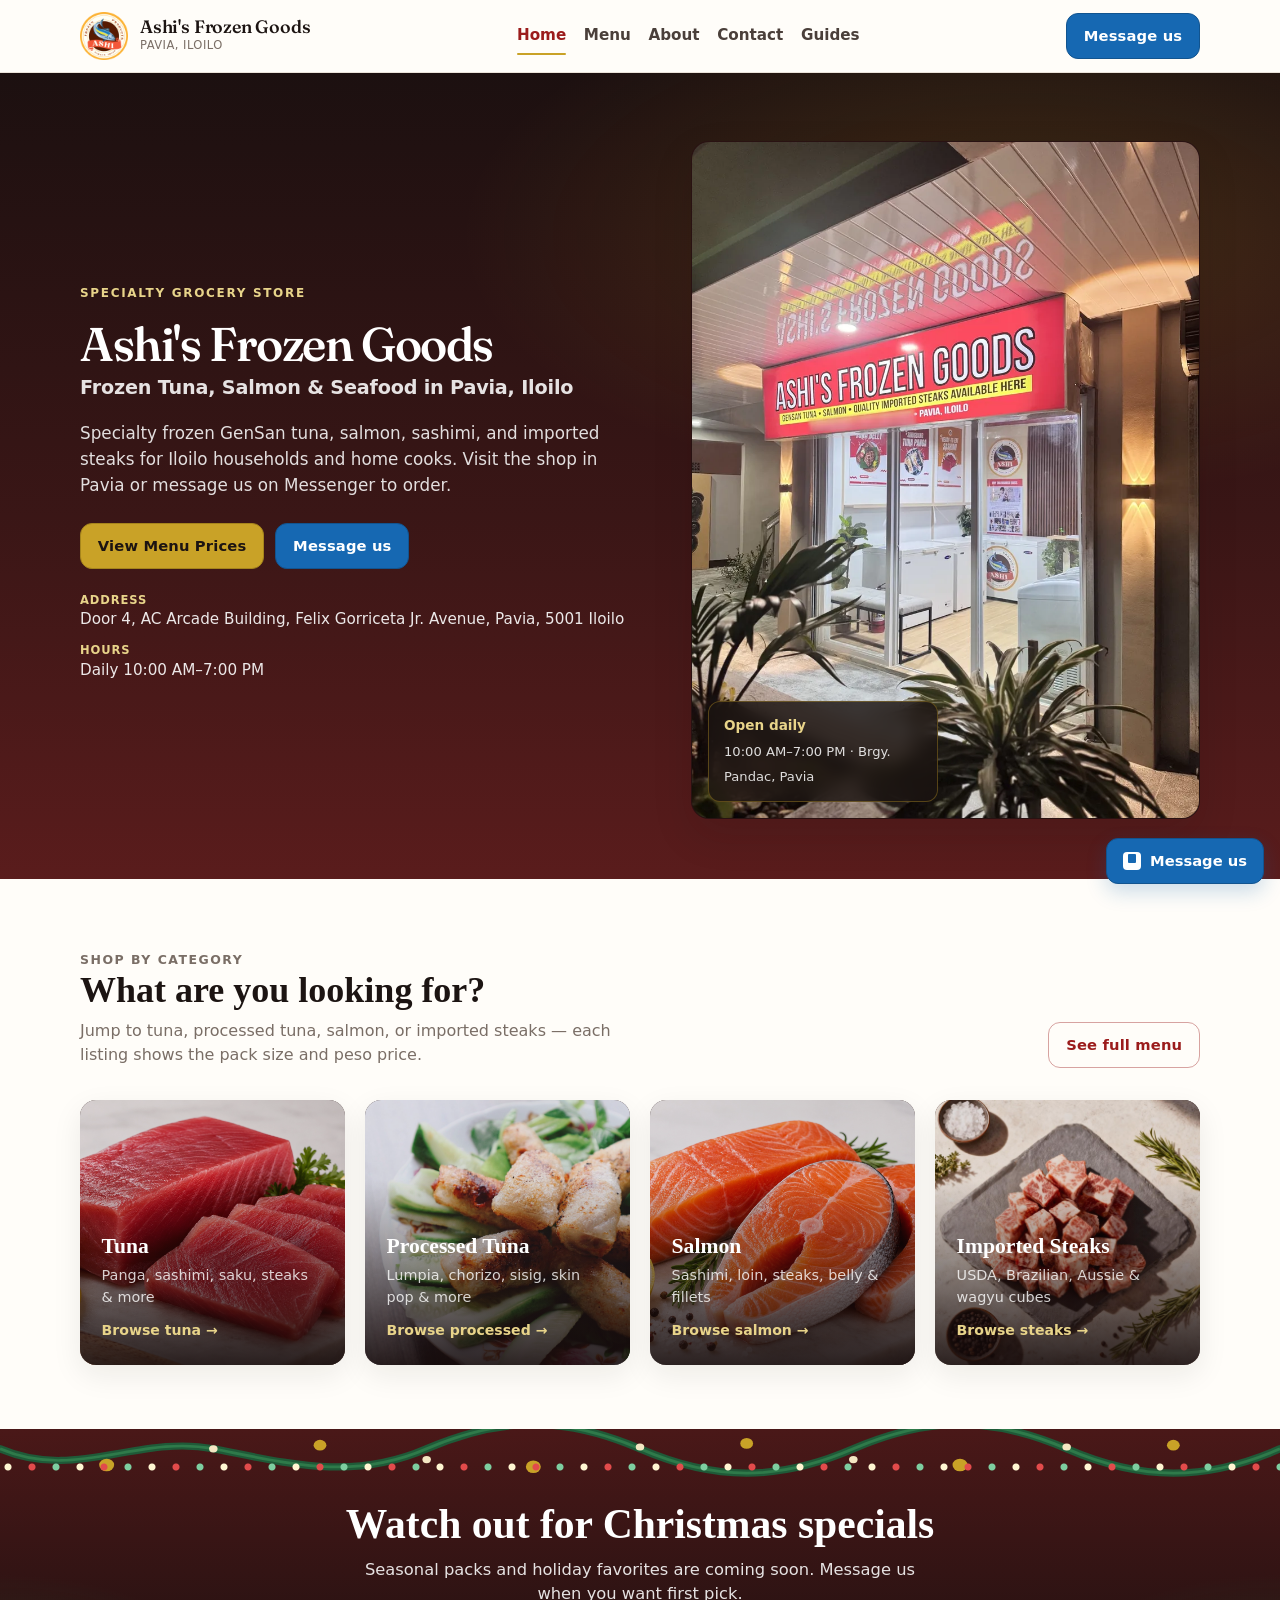
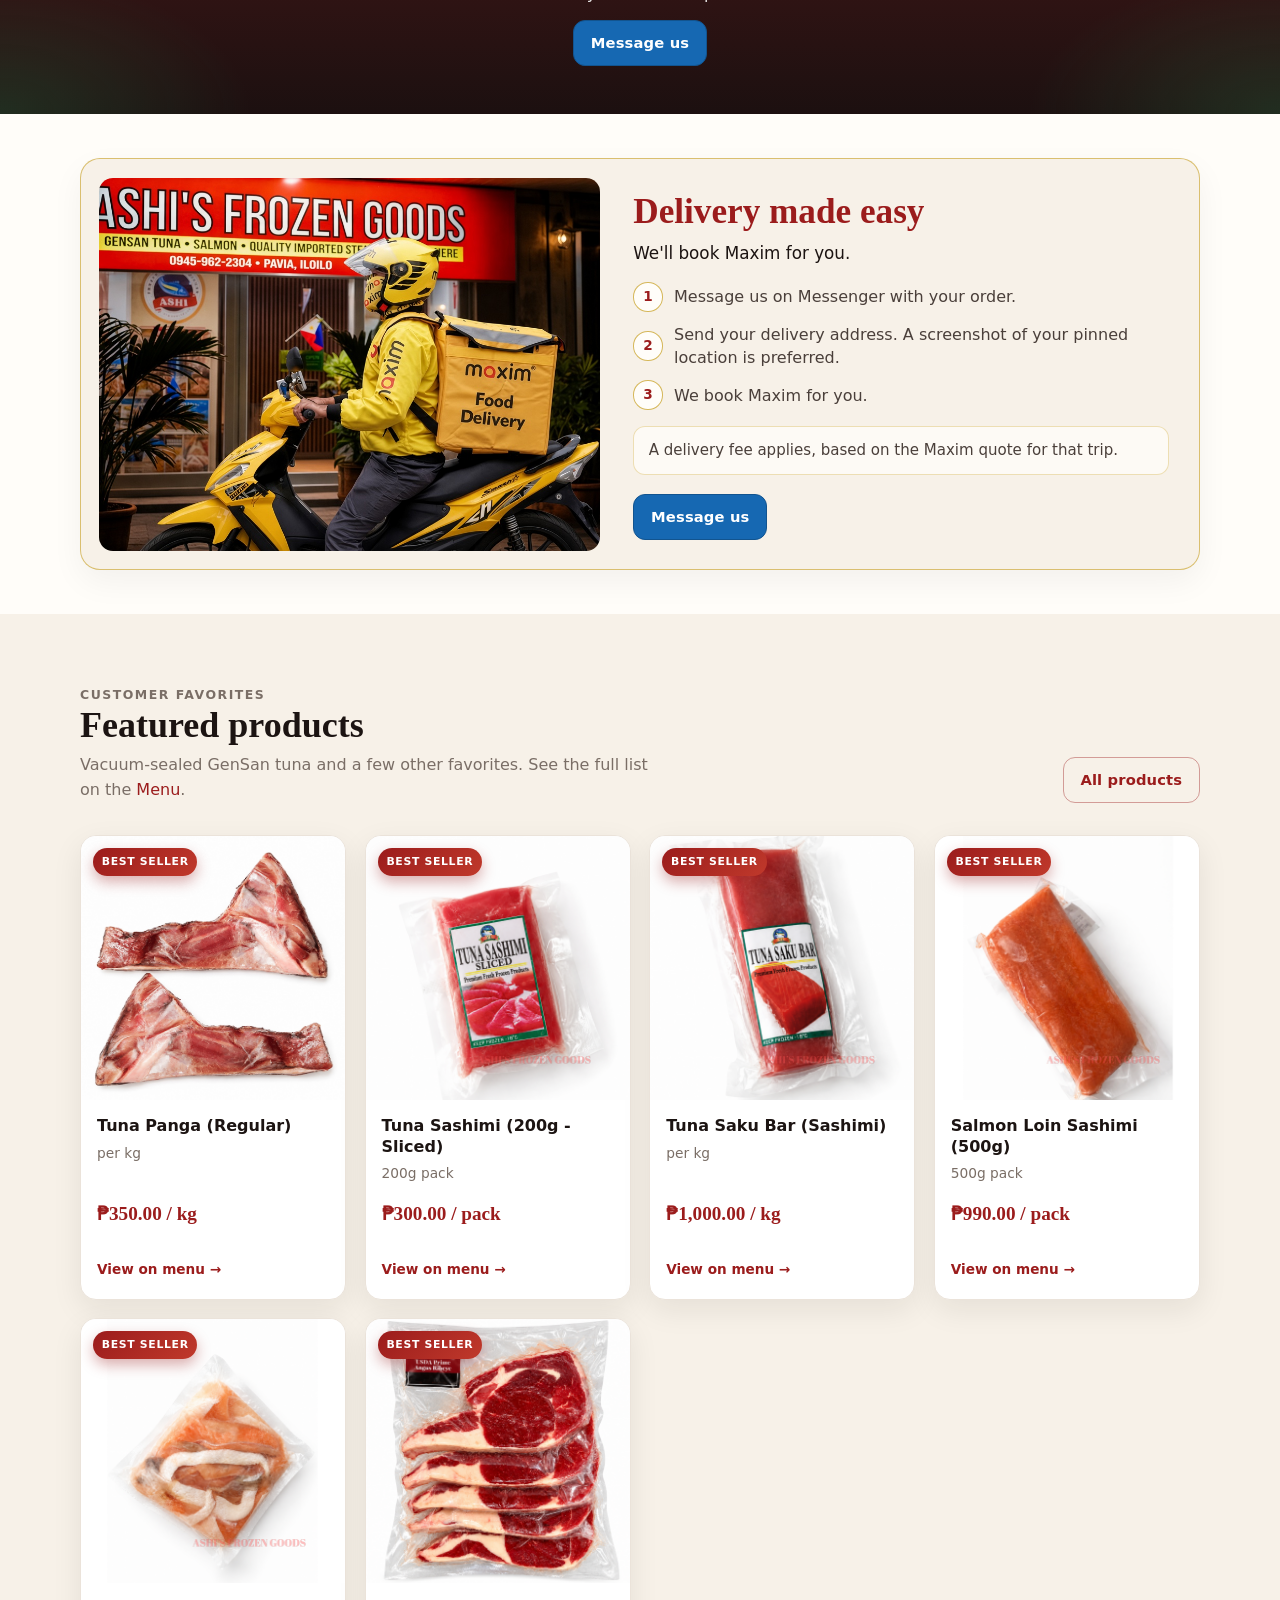
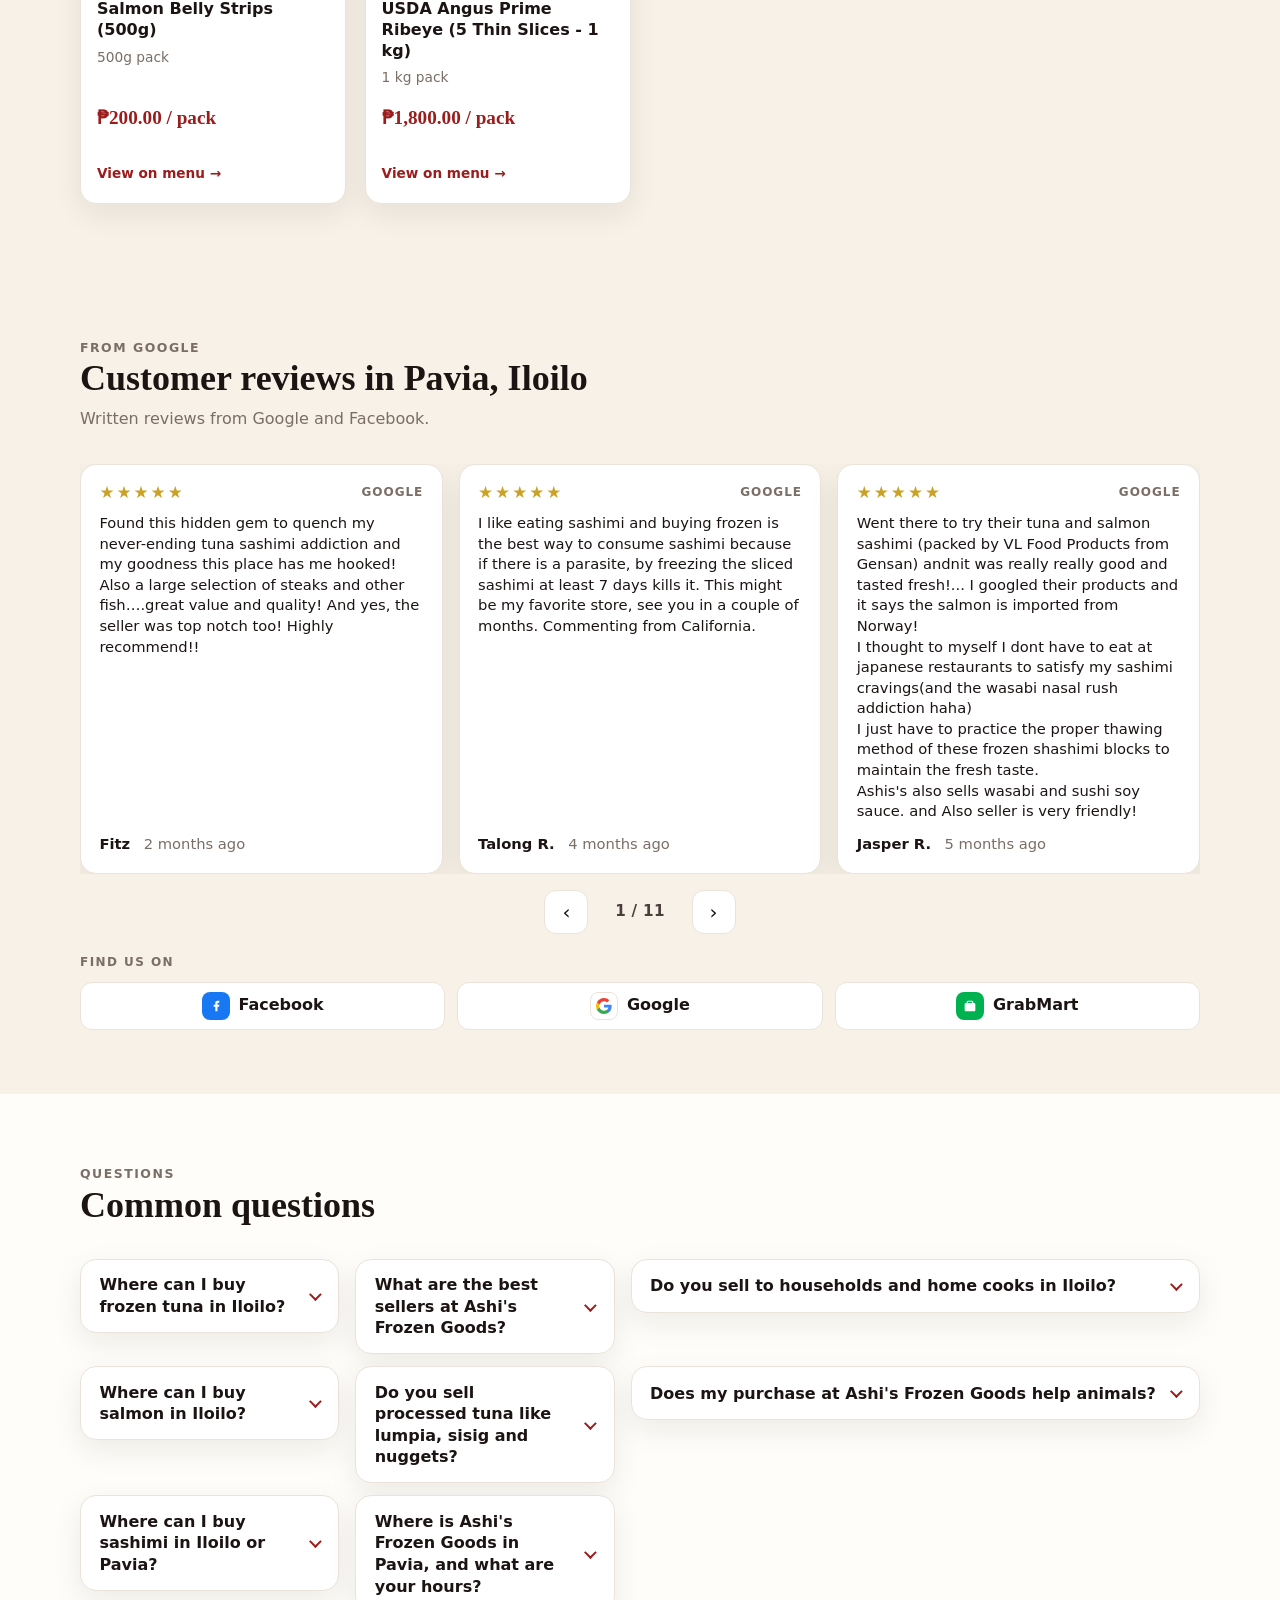
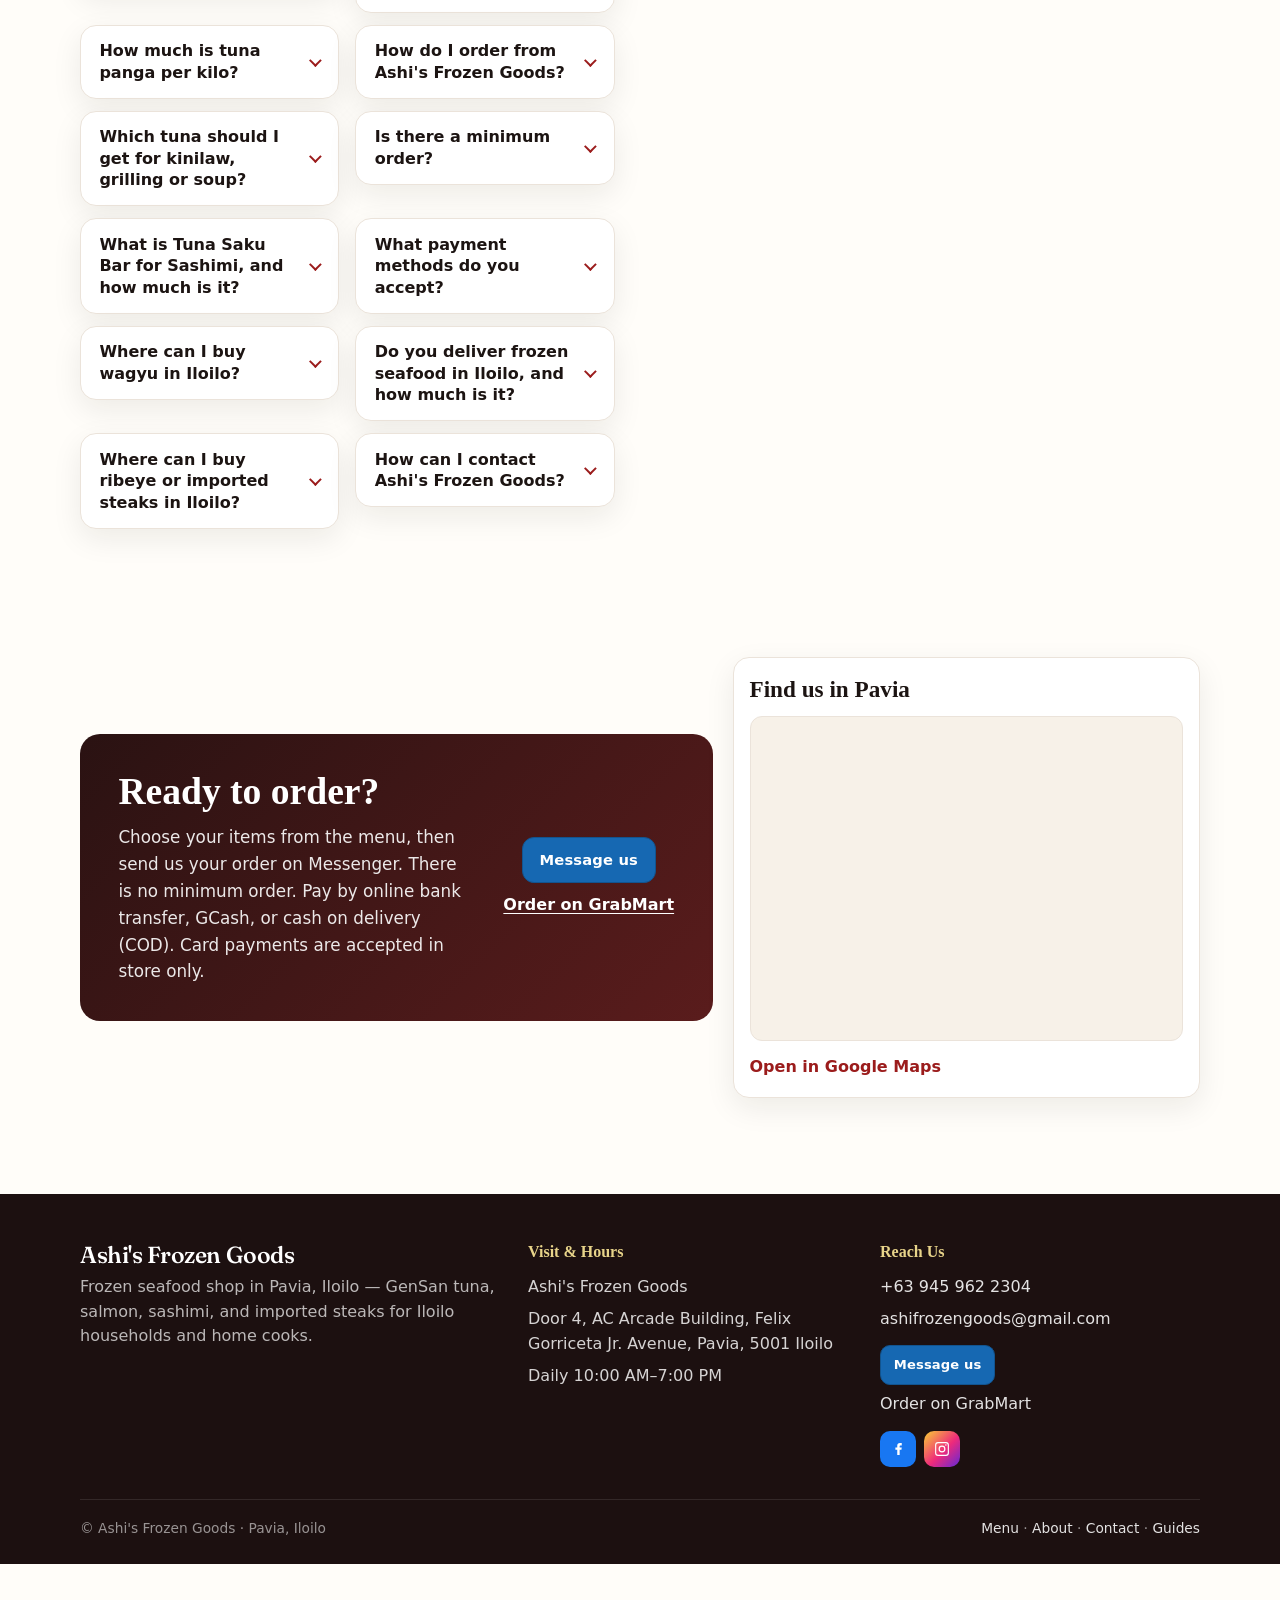
<file: index.html>
<!DOCTYPE html>
<html lang="en">
<head>
  <!-- Google tag (gtag.js) -->
  <script async src="https://www.googletagmanager.com/gtag/js?id=G-BN500JFJYV"></script>
  <script>
    window.dataLayer = window.dataLayer || [];
    function gtag(){dataLayer.push(arguments);}
    gtag('js', new Date());
    gtag('config', 'G-BN500JFJYV');
  </script>
  <meta charset="utf-8">
  <meta name="viewport" content="width=device-width, initial-scale=1">
  <title>Ashi's Frozen Goods — Frozen Tuna, Salmon &amp; Seafood in Pavia, Iloilo</title>
  <meta name="description" content="Ashi's Frozen Goods in Pavia, Iloilo. Frozen GenSan tuna, salmon, sashimi, and imported steaks for Iloilo households and home cooks. See prices and message us on Messenger.">
  <link rel="canonical" href="https://ashifrozengoods.com/">
  <meta property="og:title" content="Ashi's Frozen Goods — Frozen Tuna, Salmon &amp; Seafood in Pavia, Iloilo">
  <meta property="og:description" content="Ashi's Frozen Goods in Pavia, Iloilo. Frozen GenSan tuna, salmon, sashimi, and imported steaks for Iloilo households and home cooks. See prices and message us on Messenger.">
  <meta property="og:url" content="https://ashifrozengoods.com/">
  <meta property="og:image" content="https://ashifrozengoods.com/images/banner.jpg">
  <meta property="og:type" content="website">
  <link rel="preconnect" href="https://fonts.googleapis.com">
  <link rel="preconnect" href="https://fonts.gstatic.com" crossorigin>
  <link href="https://fonts.googleapis.com/css2?family=Fraunces:opsz,wght@9..144,500;9..144,600&amp;display=swap" rel="stylesheet">
  <link rel="stylesheet" href="css/styles.css?v=seo1">
  <script type="application/ld+json">
  {
    "@context": "https://schema.org",
    "@graph": [
      {
        "@type": ["Organization", "LocalBusiness", "Store"],
        "@id": "https://ashifrozengoods.com/#business",
        "name": "Ashi's Frozen Goods",
        "url": "https://ashifrozengoods.com/",
        "email": "ashifrozengoods@gmail.com",
        "telephone": "+63-945-962-2304",
        "sameAs": [
          "https://www.facebook.com/ashifrozengoods",
          "https://www.instagram.com/ashifrozengoods/",
          "https://r.grab.com/o/6n6B3mAr"
        ],
        "address": {
          "@type": "PostalAddress",
          "streetAddress": "Door 4, AC Arcade Building, Felix Gorriceta Jr. Avenue",
          "addressLocality": "Pavia",
          "postalCode": "5001",
          "addressRegion": "Iloilo",
          "addressCountry": "PH"
        },
        "geo": {
          "@type": "GeoCoordinates",
          "latitude": 10.7539047,
          "longitude": 122.5230448
        },
        "openingHoursSpecification": {
          "@type": "OpeningHoursSpecification",
          "dayOfWeek": ["Monday","Tuesday","Wednesday","Thursday","Friday","Saturday","Sunday"],
          "opens": "10:00",
          "closes": "19:00"
        },
        "description": "Frozen seafood shop in Pavia, Iloilo offering GenSan tuna, salmon, sashimi, and imported steaks for Iloilo households and home cooks.",
        "image": "https://ashifrozengoods.com/images/hero-storefront.jpg",
        "logo": "https://ashifrozengoods.com/images/logo.png",
        "hasMap": "https://www.google.com/maps/place/?q=/g/11v17h7l9x",
        "priceRange": "₱₱",
        "areaServed": ["Pavia", "Iloilo", "Iloilo City"],
        "potentialAction": {
          "@type": "OrderAction",
          "target": "https://r.grab.com/o/6n6B3mAr"
        }
      },
      {
        "@type": "WebSite",
        "@id": "https://ashifrozengoods.com/#website",
        "url": "https://ashifrozengoods.com/",
        "name": "Ashi's Frozen Goods",
        "publisher": {"@id": "https://ashifrozengoods.com/#business"}
      },
      {
        "@type": "WebPage",
        "@id": "https://ashifrozengoods.com/#webpage",
        "url": "https://ashifrozengoods.com/",
        "name": "Ashi's Frozen Goods — Frozen Tuna, Salmon & Seafood in Pavia, Iloilo",
        "isPartOf": {"@id": "https://ashifrozengoods.com/#website"},
        "about": {"@id": "https://ashifrozengoods.com/#business"},
        "description": "Browse frozen tuna, salmon, sashimi, and imported steaks from Ashi's Frozen Goods in Pavia, Iloilo. Visit the shop or message us on Messenger."
      },
      {
        "@type": "BreadcrumbList",
        "itemListElement": [
          {"@type": "ListItem", "position": 1, "name": "Home", "item": "https://ashifrozengoods.com/"}
        ]
      }
    ]
  }
  </script>
  <script type="application/ld+json">
  {
    "@context": "https://schema.org",
    "@type": "FAQPage",
    "mainEntity": [
      {
        "@type": "Question",
        "name": "Where can I buy frozen tuna in Iloilo?",
        "acceptedAnswer": {
          "@type": "Answer",
          "text": "Right here in Pavia, near Iloilo City. Ashi's Frozen Goods is at Door 4, AC Arcade Building, Felix Gorriceta Jr. Avenue, Brgy. Pandac, Pavia, 5001 Iloilo, and we're open daily from 10:00 AM to 7:00 PM. We carry GenSan tuna panga, belly, saku, cubes and steaks. Drop by to pick up, or order on Messenger."
        }
      },
      {
        "@type": "Question",
        "name": "Where can I buy salmon in Iloilo?",
        "acceptedAnswer": {
          "@type": "Answer",
          "text": "Ashi's Frozen Goods in Pavia, near Iloilo City, sells salmon sashimi, loin, steaks, fillets, poke, belly and salmon head. See current pack sizes and prices on the Menu. Visit the shop, or message us on Messenger to order."
        }
      },
      {
        "@type": "Question",
        "name": "Where can I buy sashimi in Iloilo or Pavia?",
        "acceptedAnswer": {
          "@type": "Answer",
          "text": "Ashi's Frozen Goods in Brgy. Pandac, Pavia sells both tuna and salmon sashimi, including pre-sliced packs and a tuna saku bar. See current prices on the Menu. We're open daily from 10:00 AM to 7:00 PM. Pick up at the shop, or order on Messenger."
        }
      },
      {
        "@type": "Question",
        "name": "How much is tuna panga per kilo?",
        "acceptedAnswer": {
          "@type": "Answer",
          "text": "Tuna panga is sold per kilo at Ashi's Frozen Goods. Regular, Yellowfin, Bigeye, and the Soup Pack are listed on the Menu. You can pick up in Pavia or order on Messenger."
        }
      },
      {
        "@type": "Question",
        "name": "Which tuna should I get for kinilaw, grilling or soup?",
        "acceptedAnswer": {
          "@type": "Answer",
          "text": "For kinilaw, choose Tuna Cubes. For grilling, choose Tuna Panga. For soup, choose the Tuna Panga Soup Pack. For sashimi, choose Tuna Saku Bar for Sashimi or pre-sliced Tuna Sashimi. We also have Tuna Belly Yellowfin and Tuna Crazy Cut. See current prices on the Menu."
        }
      },
      {
        "@type": "Question",
        "name": "What is Tuna Saku Bar for Sashimi, and how much is it?",
        "acceptedAnswer": {
          "@type": "Answer",
          "text": "Tuna Saku Bar for Sashimi is a sashimi-cut block at Ashi's Frozen Goods in Pavia. If you prefer it already sliced, choose Tuna Sashimi. See the current price on the Menu. Message us on Messenger, or visit the shop."
        }
      },
      {
        "@type": "Question",
        "name": "Where can I buy wagyu in Iloilo?",
        "acceptedAnswer": {
          "@type": "Answer",
          "text": "Ashi's Frozen Goods in Pavia, near Iloilo City, sells Japanese Saikoro Wagyu Cubes in a 250g pack and a 1 kg pack. See current prices on the Menu. Visit the shop or message us on Messenger to order."
        }
      },
      {
        "@type": "Question",
        "name": "Where can I buy ribeye or imported steaks in Iloilo?",
        "acceptedAnswer": {
          "@type": "Answer",
          "text": "Ashi's Frozen Goods in Pavia, near Iloilo City, sells imported steaks to cook at home: USDA Angus Prime Ribeye, Brazilian Ribeye, Australian T-bone, Australian Porterhouse, and Brazilian Tenderloin. We also have Japanese Saikoro Wagyu Cubes. See current prices on the Menu. Drop by the shop, or order on Messenger."
        }
      },
      {
        "@type": "Question",
        "name": "What are the best sellers at Ashi's Frozen Goods?",
        "acceptedAnswer": {
          "@type": "Answer",
          "text": "Favorites include Tuna Panga Bigeye, Tuna Saku Bar for Sashimi, Tuna Sashimi, Salmon Sashimi, Tuna Lumpia, Tuna Sisig, Tuna Embotido, USDA Angus Prime Ribeye, Brazilian Ribeye, and Japanese Saikoro Wagyu Cubes. See current prices on the Menu."
        }
      },
      {
        "@type": "Question",
        "name": "Do you sell processed tuna like lumpia, sisig and nuggets?",
        "acceptedAnswer": {
          "@type": "Answer",
          "text": "Yes. Ashi's Frozen Goods has tuna packs to cook at home, including lumpia, sisig, embotido, chorizo, tocino, ham and cheese, tunarizo, nuggets, bola-bola, skin pop, and dayok. Browse the Menu, then message us on Messenger or visit the shop in Pavia."
        }
      },
      {
        "@type": "Question",
        "name": "Where is Ashi's Frozen Goods in Pavia, and what are your hours?",
        "acceptedAnswer": {
          "@type": "Answer",
          "text": "Ashi's Frozen Goods is at Door 4, AC Arcade Building, Felix Gorriceta Jr. Avenue, Brgy. Pandac, Pavia, 5001 Iloilo. We're open daily from 10:00 AM to 7:00 PM. You can visit to pick up, or send your order on Messenger."
        }
      },
      {
        "@type": "Question",
        "name": "How do I order from Ashi's Frozen Goods?",
        "acceptedAnswer": {
          "@type": "Answer",
          "text": "There is no minimum order. Browse the Menu and choose your items. Message us on Messenger with each product name and how many packs or kilos you need. Tell us if you'll pick up at the shop in Pavia or want delivery. Pay by online bank transfer, GCash, or cash on delivery (COD). Card payments are accepted in store only. You can also order on GrabMart."
        }
      },
      {
        "@type": "Question",
        "name": "Is there a minimum order?",
        "acceptedAnswer": {
          "@type": "Answer",
          "text": "No. There is no minimum order at Ashi's Frozen Goods."
        }
      },
      {
        "@type": "Question",
        "name": "What payment methods do you accept?",
        "acceptedAnswer": {
          "@type": "Answer",
          "text": "You can pay by online bank transfer, GCash, or cash on delivery (COD). Card payments are accepted in store only."
        }
      },
      {
        "@type": "Question",
        "name": "Do you deliver frozen seafood in Iloilo, and how much is it?",
        "acceptedAnswer": {
          "@type": "Answer",
          "text": "Yes. Message Ashi's Frozen Goods with your order, your address, and a screenshot of your pinned location. We'll book a Maxim rider for you. The delivery fee is based on Maxim's quote for your trip. You can also order on GrabMart."
        }
      },
      {
        "@type": "Question",
        "name": "How can I contact Ashi's Frozen Goods?",
        "acceptedAnswer": {
          "@type": "Answer",
          "text": "Message us on Messenger, call 0945-962-2304, or email ashifrozengoods@gmail.com."
        }
      },
      {
        "@type": "Question",
        "name": "Do you sell to households and home cooks in Iloilo?",
        "acceptedAnswer": {
          "@type": "Answer",
          "text": "Yes. Ashi's Frozen Goods sells GenSan tuna, salmon, sashimi and imported steaks for Iloilo households and home cooks. Browse the Menu for current pack sizes and prices, then visit the shop in Pavia or message us on Messenger to order."
        }
      },
      {
        "@type": "Question",
        "name": "Does my purchase at Ashi's Frozen Goods help animals?",
        "acceptedAnswer": {
          "@type": "Answer",
          "text": "Yes. Ashi's Frozen Goods supports Trap-Neuter-Vaccinate-Return (TNVR) for community dogs and cats. A portion of our sales also goes to supporting animal shelters and community feeding in Iloilo, so every purchase helps us keep this work going."
        }
      }
    ]
  }
  </script>
</head>
<body>
  <header class="site-header">
    <div class="container header-inner">
      <a class="brand" href="./">
        <img class="brand-logo" src="images/logo.png?v=domain1" alt="Ashi's Frozen Goods" width="48" height="48">
        <span class="brand-text">
          <span class="brand-name">Ashi's Frozen Goods</span>
          <span class="brand-tag">Pavia, Iloilo</span>
        </span>
      </a>
      <button class="nav-toggle" type="button" aria-label="Open menu" aria-expanded="false">
        <span></span><span></span><span></span>
      </button>
      <nav class="nav" aria-label="Primary">
        <a href="./" aria-current="page">Home</a>
        <a href="menu/">Menu</a>
        <a href="about/">About</a>
        <a href="contact/">Contact</a>
        <a href="guides/">Guides</a>
      </nav>
      <div class="header-actions">
        <a class="btn btn-messenger" href="https://m.me/ashifrozengoods" target="_blank" rel="noopener" aria-label="Message us on Messenger"><span class="btn-label-full">Message us</span><span class="btn-label-short">Messenger</span></a>
      </div>
    </div>
  </header>



  <main>
    <section class="hero">
      <div class="container hero-grid">
        <div class="hero-copy">
          <p class="hero-kicker">Specialty grocery store</p>
          <h1><span class="hero-brand">Ashi's Frozen Goods</span><span class="hero-subtitle">Frozen Tuna, Salmon &amp; Seafood in Pavia, Iloilo</span></h1>
          <p class="hero-lead">Specialty frozen GenSan tuna, salmon, sashimi, and imported steaks for Iloilo households and home cooks. Visit the shop in Pavia or message us on Messenger to order.</p>
          <div class="hero-actions">
            <a class="btn btn-gold" href="menu/">View Menu Prices</a>
            <a class="btn btn-messenger" href="https://m.me/ashifrozengoods" target="_blank" rel="noopener" aria-label="Message us on Messenger">Message us</a>
          </div>
          <ul class="hero-facts">
            <li><span>Address</span> Door 4, AC Arcade Building, Felix Gorriceta Jr. Avenue, Pavia, 5001 Iloilo</li>
            <li><span>Hours</span> Daily 10:00 AM–7:00 PM</li>
          </ul>
        </div>
        <div class="hero-panel">
          <picture>
            <source srcset="images/hero-storefront.webp" type="image/webp">
            <img src="images/hero-storefront.jpg" alt="Ashi&#x27;s Frozen Goods storefront at AC Arcade Building, Pavia, Iloilo" width="900" height="1200" data-fallback="images/placeholder.svg">
          </picture>
          <div class="hero-badge">
            <strong>Open daily</strong>
            <span>10:00 AM–7:00 PM · Brgy. Pandac, Pavia</span>
          </div>
        </div>
      </div>
    </section>

    <section class="section">
      <div class="container">
        <div class="section-head">
          <div>
            <p class="section-kicker">Shop by category</p>
            <h2>What are you looking for?</h2>
            <p>Jump to tuna, processed tuna, salmon, or imported steaks — each listing shows the pack size and peso price.</p>
          </div>
          <a class="btn btn-outline" href="menu/">See full menu</a>
        </div>
        <div class="cat-grid cat-grid-4">
          <a class="cat-card" href="menu/#tuna">
            <img src="images/sel-tuna.jpg" alt="GenSan tuna, panga, sashimi, and steaks from Ashi&#x27;s Frozen Goods in Pavia, Iloilo" data-fallback="images/placeholder.svg">
            <div class="cat-card-body">
              <h3>Tuna</h3>
              <p>Panga, sashimi, saku, steaks &amp; more</p>
              <span class="linkish">Browse tuna →</span>
            </div>
          </a>
          <a class="cat-card" href="menu/#processed-tuna">
            <img src="images/sel-processed.jpg?v=processed2" alt="Fried lumpia spring rolls from Ashi&#x27;s Frozen Goods in Pavia, Iloilo" data-fallback="images/placeholder.svg">
            <div class="cat-card-body">
              <h3>Processed Tuna</h3>
              <p>Lumpia, chorizo, sisig, skin pop &amp; more</p>
              <span class="linkish">Browse processed →</span>
            </div>
          </a>
          <a class="cat-card" href="menu/#salmon">
            <img src="images/sel-salmon.jpg" alt="Salmon sashimi, loin, steaks, and belly from Ashi&#x27;s Frozen Goods in Pavia, Iloilo" data-fallback="images/placeholder.svg">
            <div class="cat-card-body">
              <h3>Salmon</h3>
              <p>Sashimi, loin, steaks, belly &amp; fillets</p>
              <span class="linkish">Browse salmon →</span>
            </div>
          </a>
          <a class="cat-card" href="menu/#steaks">
            <img src="images/sel-steak.jpg" alt="Imported USDA, Brazilian, and Australian steaks from Ashi&#x27;s Frozen Goods in Pavia, Iloilo" data-fallback="images/placeholder.svg">
            <div class="cat-card-body">
              <h3>Imported Steaks</h3>
              <p>USDA, Brazilian, Aussie &amp; wagyu cubes</p>
              <span class="linkish">Browse steaks →</span>
            </div>
          </a>
        </div>
      </div>
    </section>

    

<section class="xmas-band" aria-labelledby="xmas-heading">
      <svg class="xmas-garland" viewBox="0 0 1200 80" preserveAspectRatio="none" aria-hidden="true">
        <path d="M0 22C70 58 130 6 200 22s130 36 200 0 130-36 200 0 130 36 200 0 130-36 200 0 130 36 200 0" fill="none" stroke="#1f5a38" stroke-width="8" stroke-linecap="round"/>
        <path d="M0 22C70 58 130 6 200 22s130 36 200 0 130-36 200 0 130 36 200 0 130-36 200 0 130 36 200 0" fill="none" stroke="#2f7a4a" stroke-width="3"/>
        <g fill="#c9a227">
          <circle cx="100" cy="40" r="7"/>
          <circle cx="300" cy="18" r="6"/>
          <circle cx="500" cy="42" r="7"/>
          <circle cx="700" cy="16" r="6"/>
          <circle cx="900" cy="40" r="7"/>
          <circle cx="1100" cy="18" r="6"/>
        </g>
        <g fill="#f4e7c3">
          <circle cx="200" cy="22" r="4"/>
          <circle cx="400" cy="34" r="4"/>
          <circle cx="600" cy="20" r="4"/>
          <circle cx="800" cy="34" r="4"/>
          <circle cx="1000" cy="20" r="4"/>
        </g>
      </svg>
      <div class="xmas-lights" aria-hidden="true"></div>
            <div class="xmas-inner">
        <div class="xmas-copy">
          <h2 id="xmas-heading">Watch out for Christmas specials</h2>
          <p>Seasonal packs and holiday favorites are coming soon. Message us when you want first pick.</p>
        </div>
        <a class="btn btn-messenger" href="https://m.me/ashifrozengoods" target="_blank" rel="noopener" aria-label="Message us on Messenger">Message us</a>
      </div>
</section>

    <section class="section delivery-section" aria-labelledby="delivery-heading">
      <div class="container">
        <div class="delivery-box">
          <figure class="delivery-photo">
            <img src="images/delivery-maxim.jpg" alt="Maxim rider ready to deliver from Ashi&#x27;s Frozen Goods in Pavia" width="1280" height="720">
          </figure>
          <div class="delivery-copy">
            <h2 id="delivery-heading">Delivery made easy</h2>
            <p class="delivery-intro">We'll book Maxim for you.</p>
            <ol class="delivery-steps">
              <li>Message us on Messenger with your order.</li>
              <li>Send your delivery address. A screenshot of your pinned location is preferred.</li>
              <li>We book Maxim for you.</li>
            </ol>
            <p class="delivery-note">A delivery fee applies, based on the Maxim quote for that trip.</p>
            <a class="btn btn-messenger" id="delivery-cta" href="https://m.me/ashifrozengoods" target="_blank" rel="noopener" aria-label="Message us on Messenger">Message us</a>
          </div>
        </div>
      </div>
    </section>

    <section class="section section-alt">
      <div class="container">
        <div class="section-head">
          <div>
            <p class="section-kicker">Customer favorites</p>
            <h2>Featured products</h2>
            <p>Vacuum-sealed GenSan tuna and a few other favorites. See the full list on the <a href="menu/">Menu</a>.</p>
          </div>
          <a class="btn btn-outline" href="menu/">All products</a>
        </div>
        <div class="product-grid">
<a class="product-card product-card-link" href="menu/#tuna">
        
        <div class="product-media">
          <span class="badge">Best Seller</span>
          <img src="images/tuna-panga-regular.jpg" alt="Tuna Panga (Regular) from Ashi&#x27;s Frozen Goods in Pavia, Iloilo" loading="lazy" data-fallback="images/placeholder.svg">
        </div>
        <div class="product-body">
          <h3>Tuna Panga (Regular)</h3>
          <p class="product-unit">per kg</p>
          <p class="product-price">₱350.00 / kg</p>
          <span class="linkish">View on menu →</span>
        </div>
      </a>
<a class="product-card product-card-link" href="menu/#tuna">
        
        <div class="product-media">
          <span class="badge">Best Seller</span>
          <img src="images/tuna-sashimi.jpg" alt="Tuna Sashimi (200g - Sliced) from Ashi&#x27;s Frozen Goods in Pavia, Iloilo" loading="lazy" data-fallback="images/placeholder.svg">
        </div>
        <div class="product-body">
          <h3>Tuna Sashimi (200g - Sliced)</h3>
          <p class="product-unit">200g pack</p>
          <p class="product-price">₱300.00 / pack</p>
          <span class="linkish">View on menu →</span>
        </div>
      </a>
<a class="product-card product-card-link" href="menu/#tuna">
        
        <div class="product-media">
          <span class="badge">Best Seller</span>
          <img src="images/tuna-saku-bar.jpg" alt="Tuna Saku Bar (Sashimi) from Ashi&#x27;s Frozen Goods in Pavia, Iloilo" loading="lazy" data-fallback="images/placeholder.svg">
        </div>
        <div class="product-body">
          <h3>Tuna Saku Bar (Sashimi)</h3>
          <p class="product-unit">per kg</p>
          <p class="product-price">₱1,000.00 / kg</p>
          <span class="linkish">View on menu →</span>
        </div>
      </a>
<a class="product-card product-card-link" href="menu/#salmon">
        
        <div class="product-media">
          <span class="badge">Best Seller</span>
          <img src="images/salmon-loin-sashimi.jpg" alt="Salmon Loin Sashimi (500g) from Ashi&#x27;s Frozen Goods in Pavia, Iloilo" loading="lazy" data-fallback="images/placeholder.svg">
        </div>
        <div class="product-body">
          <h3>Salmon Loin Sashimi (500g)</h3>
          <p class="product-unit">500g pack</p>
          <p class="product-price">₱990.00 / pack</p>
          <span class="linkish">View on menu →</span>
        </div>
      </a>
<a class="product-card product-card-link" href="menu/#salmon">
        
        <div class="product-media">
          <span class="badge">Best Seller</span>
          <img src="images/salmon-belly-strips.jpg" alt="Salmon Belly Strips (500g) from Ashi&#x27;s Frozen Goods in Pavia, Iloilo" loading="lazy" data-fallback="images/placeholder.svg">
        </div>
        <div class="product-body">
          <h3>Salmon Belly Strips (500g)</h3>
          <p class="product-unit">500g pack</p>
          <p class="product-price">₱200.00 / pack</p>
          <span class="linkish">View on menu →</span>
        </div>
      </a>
<a class="product-card product-card-link" href="menu/#steaks">
        
        <div class="product-media">
          <span class="badge">Best Seller</span>
          <img src="images/usda-ribeye-thin.jpg" alt="USDA Angus Prime Ribeye (5 Thin Slices - 1 kg) from Ashi&#x27;s Frozen Goods in Pavia, Iloilo" loading="lazy" data-fallback="images/placeholder.svg">
        </div>
        <div class="product-body">
          <h3>USDA Angus Prime Ribeye (5 Thin Slices - 1 kg)</h3>
          <p class="product-unit">1 kg pack</p>
          <p class="product-price">₱1,800.00 / pack</p>
          <span class="linkish">View on menu →</span>
        </div>
      </a>
        </div>
      </div>
    </section>

    <section class="section section-alt" id="reviews" aria-labelledby="reviews-heading">
      <div class="container">
        <div class="section-head">
          <div>
            <p class="section-kicker">From Google</p>
            <h2 id="reviews-heading">Customer reviews in Pavia, Iloilo</h2>
            <p class="reviews-intro">Written reviews from Google and Facebook.</p>
          </div>
        </div>
        <div class="reviews-carousel" data-reviews role="region" aria-roledescription="carousel" aria-label="Customer reviews in Pavia, Iloilo">
          <p class="reviews-status" aria-live="polite"></p>
          <div class="reviews-viewport">
            <div class="reviews-track">
              <article class="review-card" aria-roledescription="slide" aria-label="1 of 32">
                <div class="review-top">
                  <p class="review-stars" aria-label="5 out of 5 stars"><span aria-hidden="true">★★★★★</span></p>
                  <p class="review-source">Google</p>
                </div>
                <blockquote class="review-quote"><p>Found this hidden gem to quench my never-ending tuna sashimi addiction and my goodness this place has me hooked!  Also a large selection of steaks and other fish….great value and quality!  And yes, the seller was top notch too!  Highly recommend!!</p></blockquote>
                <div class="review-meta"><p class="review-name">Fitz</p><p class="review-date">2 months ago</p></div>
              </article>
              <article class="review-card" aria-roledescription="slide" aria-label="2 of 32">
                <div class="review-top">
                  <p class="review-stars" aria-label="5 out of 5 stars"><span aria-hidden="true">★★★★★</span></p>
                  <p class="review-source">Google</p>
                </div>
                <blockquote class="review-quote"><p>I like eating sashimi and buying frozen is the best way to consume sashimi because if there is a parasite, by freezing  the sliced sashimi at least 7 days kills it.  This might be my favorite store,  see you in a couple of months.  Commenting from California.</p></blockquote>
                <div class="review-meta"><p class="review-name">Talong R.</p><p class="review-date">4 months ago</p></div>
              </article>
              <article class="review-card" aria-roledescription="slide" aria-label="3 of 32">
                <div class="review-top">
                  <p class="review-stars" aria-label="5 out of 5 stars"><span aria-hidden="true">★★★★★</span></p>
                  <p class="review-source">Google</p>
                </div>
                <blockquote class="review-quote"><p>Went there to try their tuna and salmon sashimi (packed by VL Food Products from Gensan) andnit was really really good and tasted fresh!... I googled their products and it says the salmon is imported from Norway!<br>I thought to myself I dont have to eat at japanese restaurants to satisfy my sashimi cravings(and the wasabi nasal rush addiction haha)<br>I just have to practice the proper thawing method of these frozen shashimi blocks to maintain the fresh taste.<br>Ashis's also sells wasabi and sushi soy sauce.  and Also seller is very friendly!</p></blockquote>
                <div class="review-meta"><p class="review-name">Jasper R.</p><p class="review-date">5 months ago</p></div>
              </article>
              <article class="review-card" aria-roledescription="slide" aria-label="4 of 32">
                <div class="review-top">
                  <p class="review-stars" aria-label="5 out of 5 stars"><span aria-hidden="true">★★★★★</span></p>
                  <p class="review-source">Google</p>
                </div>
                <blockquote class="review-quote"><p>Been ordering here for a long time? It's my go to for my sashimi cravings. I normally skip the reviews but Ashi's deserve the recognition. Thank you ma'am!</p></blockquote>
                <div class="review-meta"><p class="review-name">Nicolo P.</p><p class="review-date">5 months ago</p></div>
              </article>
              <article class="review-card" aria-roledescription="slide" aria-label="5 of 32">
                <div class="review-top">
                  <p class="review-stars" aria-label="5 out of 5 stars"><span aria-hidden="true">★★★★★</span></p>
                  <p class="review-source">Google</p>
                </div>
                <blockquote class="review-quote"><p>premium tuna meat, tastes like high class restaurant tuna, price is manageable and worth it because the meat is good quality and vacuum sealed.</p><p>seller is responsive, read thoroughly the instructions for delivery, updates from time to time about the status of the order, and notably has a knack for customer service. Thank you, will order again. 💕</p></blockquote>
                <div class="review-meta"><p class="review-name">Elaine T.</p><p class="review-date">Edited 3 years ago</p></div>
              </article>
              <article class="review-card" aria-roledescription="slide" aria-label="6 of 32">
                <div class="review-top">
                  <p class="review-stars" aria-label="5 out of 5 stars"><span aria-hidden="true">★★★★★</span></p>
                  <p class="review-source">Google</p>
                </div>
                <blockquote class="review-quote"><p>Easy to transact with and delivery was fast. They have an affordable selection of hard-to-find meat products without compromising the taste and quality. Highly recommended!</p></blockquote>
                <div class="review-meta"><p class="review-name">Silvino P.</p><p class="review-date">6 months ago</p></div>
              </article>
              <article class="review-card" aria-roledescription="slide" aria-label="7 of 32">
                <div class="review-top">
                  <p class="review-stars" aria-label="5 out of 5 stars"><span aria-hidden="true">★★★★★</span></p>
                  <p class="review-source">Google</p>
                </div>
                <blockquote class="review-quote"><p>Fresh tuna panga, tuna belly, tuna cubes, steaks and salmon! 💯💯💯…</p></blockquote>
                <div class="review-meta"><p class="review-name">Ina C.</p><p class="review-date">2 months ago</p></div>
              </article>
              <article class="review-card" aria-roledescription="slide" aria-label="8 of 32">
                <div class="review-top">
                  <p class="review-stars" aria-label="5 out of 5 stars"><span aria-hidden="true">★★★★★</span></p>
                  <p class="review-source">Google</p>
                </div>
                <blockquote class="review-quote"><p>Ashi's frozen goods, especially the tuna, are high quality and superb.</p></blockquote>
                <div class="review-meta"><p class="review-name">Freddie L.</p><p class="review-date">a month ago</p></div>
              </article>
              <article class="review-card" aria-roledescription="slide" aria-label="9 of 32">
                <div class="review-top">
                  <p class="review-stars" aria-label="5 out of 5 stars"><span aria-hidden="true">★★★★★</span></p>
                  <p class="review-source">Google</p>
                </div>
                <blockquote class="review-quote"><p>fresh fish, been ordering regularly. my fave is the cubes<br>smooth transaction, responsive to customers!</p></blockquote>
                <div class="review-meta"><p class="review-name">APRIL B.</p><p class="review-date">3 years ago</p></div>
              </article>
              <article class="review-card" aria-roledescription="slide" aria-label="10 of 32">
                <div class="review-top">
                  <p class="review-stars" aria-label="5 out of 5 stars"><span aria-hidden="true">★★★★★</span></p>
                  <p class="review-source">Google</p>
                </div>
                <blockquote class="review-quote"><p>Premium taste! Very fresh tuna products at an affordable price. A must try!</p></blockquote>
                <div class="review-meta"><p class="review-name">Irish E.</p><p class="review-date">2 years ago</p></div>
              </article>
              <article class="review-card" aria-roledescription="slide" aria-label="11 of 32">
                <div class="review-top">
                  <p class="review-stars" aria-label="5 out of 5 stars"><span aria-hidden="true">★★★★★</span></p>
                  <p class="review-source">Google</p>
                </div>
                <blockquote class="review-quote"><p>Good quality and excellent service!</p></blockquote>
                <div class="review-meta"><p class="review-name">Vincent D.</p><p class="review-date">a month ago</p></div>
              </article>
              <article class="review-card" aria-roledescription="slide" aria-label="12 of 32">
                <div class="review-top">
                  <p class="review-stars" aria-label="5 out of 5 stars"><span aria-hidden="true">★★★★★</span></p>
                  <p class="review-source">Google</p>
                </div>
                <blockquote class="review-quote"><p>guaranteed fresh products.</p></blockquote>
                <div class="review-meta"><p class="review-name">Welfreda E.</p><p class="review-date">5 months ago</p></div>
              </article>
              <article class="review-card" aria-roledescription="slide" aria-label="13 of 32">
                <div class="review-top">
                  <p class="review-stars" aria-label="5 out of 5 stars"><span aria-hidden="true">★★★★★</span></p>
                  <p class="review-source">Google</p>
                </div>
                <blockquote class="review-quote"><p>Smooth transaction</p></blockquote>
                <div class="review-meta"><p class="review-name">Light Engineering Solutions</p><p class="review-date">6 months ago</p></div>
              </article>
              <article class="review-card" aria-roledescription="slide" aria-label="14 of 32">
                <div class="review-top">
                  <p class="review-stars" aria-label="5 out of 5 stars"><span aria-hidden="true">★★★★★</span></p>
                  <p class="review-source">Google</p>
                </div>
                <blockquote class="review-quote"><p>Thank you! The bigeye's jaw can be considered extra large for its size. It's perfect for our family of 4. And the tuna cubes are big cuts too. My gin bakal is worth it. And even if it's frozen after I thaw it, it's still fresh. Will order again.</p></blockquote>
                <p class="review-note">Translated from Filipino</p>
                <div class="review-meta"><p class="review-name">Nichol C.</p><p class="review-date">2 months ago</p></div>
              </article>
              <article class="review-card" aria-roledescription="slide" aria-label="15 of 32">
                <div class="review-top">
                  <p class="review-stars" aria-label="5 out of 5 stars"><span aria-hidden="true">★★★★★</span></p>
                  <p class="review-source">Facebook</p>
                </div>
                <blockquote class="review-quote"><p>My first time inquiring was smooth answered professionally and was kind enough to wait for us so to be able to purchase stocks we need. Wide variety of frozen goods well packed and kept frozen on the right tempt for their goods. Staff was nice and knows about their products. Very kind and polite gave us thermal bags to ensure we bring back our purchased products still frozen preventing us of spoiling our purchased  goods...i leave 8.5/10 experience buying here...definitely and highly recommended...thank you so much! First time buying?  ask the staff for recommendations</p></blockquote>
                <div class="review-meta"><p class="review-name">LA G.</p><p class="review-date">October 21 at 8:36 AM</p></div>
              </article>
              <article class="review-card" aria-roledescription="slide" aria-label="16 of 32">
                <div class="review-top">
                  <p class="review-stars" aria-label="5 out of 5 stars"><span aria-hidden="true">★★★★★</span></p>
                  <p class="review-source">Facebook</p>
                </div>
                <blockquote class="review-quote"><p>Found this hidden gem to quench my never-ending tuna sashimi addiction and my goodness this place has me hooked!  Also a large selection of premium steaks and other fish….great value and quality!  And yes, the seller and owner were top notch too!  Highly recommend!!</p></blockquote>
                <div class="review-meta"><p class="review-name">Travis F.</p><p class="review-date">September 12</p></div>
              </article>
              <article class="review-card" aria-roledescription="slide" aria-label="17 of 32">
                <div class="review-top">
                  <p class="review-stars" aria-label="5 out of 5 stars"><span aria-hidden="true">★★★★★</span></p>
                  <p class="review-source">Facebook</p>
                </div>
                <blockquote class="review-quote"><p>Quality Steaks! Better than the one you buy in big grocery stores. My kids love it. It&#x27;s tender and juicy when cooked. Recommended gid!</p></blockquote>
                <div class="review-meta"><p class="review-name">Kim J.</p><p class="review-date">August 30</p></div>
              </article>
              <article class="review-card" aria-roledescription="slide" aria-label="18 of 32">
                <div class="review-top">
                  <p class="review-stars" aria-label="5 out of 5 stars"><span aria-hidden="true">★★★★★</span></p>
                  <p class="review-source">Facebook</p>
                </div>
                <blockquote class="review-quote"><p>Staff are accommodating during my inquiries about their products. They are very reachable. If you have questions or queries about their products and delivery service they have ready answers. Products are fresh . Fast delivery. Will definitely recommend to family and friends.</p></blockquote>
                <div class="review-meta"><p class="review-name">Ghi I.</p><p class="review-date">August 18</p></div>
              </article>
              <article class="review-card" aria-roledescription="slide" aria-label="19 of 32">
                <div class="review-top">
                  <p class="review-stars" aria-label="5 out of 5 stars"><span aria-hidden="true">★★★★★</span></p>
                  <p class="review-source">Facebook</p>
                </div>
                <blockquote class="review-quote"><p>Staff are accommodating during my inquiries about their products. They are very reachable. If you have questions or queries about their products and delivery service they have ready answers. Products are fresh . Fast delivery. Will definitely recommend to family and friends.</p></blockquote>
                <div class="review-meta"><p class="review-name">Tita G.</p><p class="review-date">August 18</p></div>
              </article>
              <article class="review-card" aria-roledescription="slide" aria-label="20 of 32">
                <div class="review-top">
                  <p class="review-stars" aria-label="5 out of 5 stars"><span aria-hidden="true">★★★★★</span></p>
                  <p class="review-source">Facebook</p>
                </div>
                <blockquote class="review-quote"><p>Quality and fresh products, accommodating staff</p></blockquote>
                <div class="review-meta"><p class="review-name">Miko A.</p><p class="review-date">May 31</p></div>
              </article>
              <article class="review-card" aria-roledescription="slide" aria-label="21 of 32">
                <div class="review-top">
                  <p class="review-stars" aria-label="5 out of 5 stars"><span aria-hidden="true">★★★★★</span></p>
                  <p class="review-source">Facebook</p>
                </div>
                <blockquote class="review-quote"><p>Quality products and professional customer care</p></blockquote>
                <div class="review-meta"><p class="review-name">MaCristina D.</p><p class="review-date">April 27</p></div>
              </article>
              <article class="review-card" aria-roledescription="slide" aria-label="22 of 32">
                <div class="review-top">
                  <p class="review-stars" aria-label="5 out of 5 stars"><span aria-hidden="true">★★★★★</span></p>
                  <p class="review-source">Facebook</p>
                </div>
                <blockquote class="review-quote"><p>Ashi Frozen Goods offers the perfect combination of Premium Tuna Panga and Tuna Cubes for Kinilaw. The Big Eye Tuna is ideal for family gatherings with its generous portions.For a refreshing twist, their premium tuna cubes are perfect for making Kinilaw, bringing the right texture and flavor for this tangy Filipino dish. Conveniently pre-packed and available for delivery, Ashi&#x27;s selection makes enjoying high-quality seafood easier than ever, elevating any meal with minimal effort. Also owners are very accomodating.Namit Gid</p></blockquote>
                <div class="review-meta"><p class="review-name">Maria G.</p><p class="review-date">November 23, 2024</p></div>
              </article>
              <article class="review-card" aria-roledescription="slide" aria-label="23 of 32">
                <div class="review-top">
                  <p class="review-stars" aria-label="5 out of 5 stars"><span aria-hidden="true">★★★★★</span></p>
                  <p class="review-source">Facebook</p>
                </div>
                <blockquote class="review-quote"><p>We finally had the chance to try their sashimi, and it did not disappoint! Thick slices, great flavor, good amount for the price— loved it! Will definitely be ordering again!</p></blockquote>
                <div class="review-meta"><p class="review-name">Eris C.</p><p class="review-date">November 22, 2024</p></div>
              </article>
              <article class="review-card" aria-roledescription="slide" aria-label="24 of 32">
                <div class="review-top">
                  <p class="review-stars" aria-label="5 out of 5 stars"><span aria-hidden="true">★★★★★</span></p>
                  <p class="review-source">Facebook</p>
                </div>
                <blockquote class="review-quote"><p>Our go-to store for yummy tuna products! We recently ordered their Salmon Sashimi. No wonder it always gets out of stock because the sashimi is of premium quality! Their Tuna Panga is also perfect for weekend family lunches especially when you&#x27;re craving a perfect sinugba dish. Their products are both affordable and high quality!</p></blockquote>
                <div class="review-meta"><p class="review-name">Erika H.</p><p class="review-date">September 24, 2024</p></div>
              </article>
              <article class="review-card" aria-roledescription="slide" aria-label="25 of 32">
                <div class="review-top">
                  <p class="review-stars" aria-label="5 out of 5 stars"><span aria-hidden="true">★★★★★</span></p>
                  <p class="review-source">Facebook</p>
                </div>
                <blockquote class="review-quote"><p>tried their tuna panga. so yummy. for sure I will re order.</p></blockquote>
                <div class="review-meta"><p class="review-name">Mary T.</p><p class="review-date">May 26, 2024</p></div>
              </article>
              <article class="review-card" aria-roledescription="slide" aria-label="26 of 32">
                <div class="review-top">
                  <p class="review-stars" aria-label="5 out of 5 stars"><span aria-hidden="true">★★★★★</span></p>
                  <p class="review-source">Facebook</p>
                </div>
                <blockquote class="review-quote"><p>ordered for more than 4 times. and manami gd. naenjoy gid sang mga manghod ko. barato sya compared sa mall kag fresh gd kay naka vacuum seal.</p></blockquote>
                <div class="review-meta"><p class="review-name">Axel J.</p><p class="review-date">May 18, 2024</p></div>
              </article>
              <article class="review-card" aria-roledescription="slide" aria-label="27 of 32">
                <div class="review-top">
                  <p class="review-stars" aria-label="5 out of 5 stars"><span aria-hidden="true">★★★★★</span></p>
                  <p class="review-source">Facebook</p>
                </div>
                <blockquote class="review-quote"><p>Over all kanamit sang products niyo.. Ang Nuggets wala na gn sud an kay gnpamasawan nlang,, hahaha,, ilabi na gid ang bola2x namit sya e sweet n sour..</p></blockquote>
                <div class="review-meta"><p class="review-name">Robe L.</p><p class="review-date">October 7, 2023</p></div>
              </article>
              <article class="review-card" aria-roledescription="slide" aria-label="28 of 32">
                <div class="review-top">
                  <p class="review-stars" aria-label="5 out of 5 stars"><span aria-hidden="true">★★★★★</span></p>
                  <p class="review-source">Facebook</p>
                </div>
                <blockquote class="review-quote"><p>highly recommended, dili lang-sa ang mga products and affordable lang ang mga benta compare sa ibang stores. nice customer service! and naga rescue ni sila mga dogs and cats, kaya worth it tangkilin ila products para pang support sa mga rescued nila</p></blockquote>
                <div class="review-meta"><p class="review-name">Irish E.</p><p class="review-date">October 7, 2023</p></div>
              </article>
              <article class="review-card" aria-roledescription="slide" aria-label="29 of 32">
                <div class="review-top">
                  <p class="review-stars" aria-label="5 out of 5 stars"><span aria-hidden="true">★★★★★</span></p>
                  <p class="review-source">Facebook</p>
                </div>
                <blockquote class="review-quote"><p>their frozen tuna panga is really like the fresh tuna panga after grilling and their tuna nuggets are well-loved by kids. next time i will try the belly too.</p></blockquote>
                <div class="review-meta"><p class="review-name">Doris L.</p><p class="review-date">August 4, 2023</p></div>
              </article>
              <article class="review-card" aria-roledescription="slide" aria-label="30 of 32">
                <div class="review-top">
                  <p class="review-stars" aria-label="5 out of 5 stars"><span aria-hidden="true">★★★★★</span></p>
                  <p class="review-source">Facebook</p>
                </div>
                <blockquote class="review-quote"><p>the sashimi tuna is Japan-grade. cravings satisfied at affordable price pa their salmon belly is excellent for sinigang sa miso the hubby loved it. my 9 year old apo did not notice that she is actually eating tuna nuggets, instead of</p><p>excellent service, Ashi&#x27;s. staff is very respectful.</p></blockquote>
                <div class="review-meta"><p class="review-name">Erlinda L.</p><p class="review-date">August 3, 2023</p></div>
              </article>
              <article class="review-card" aria-roledescription="slide" aria-label="31 of 32">
                <div class="review-top">
                  <p class="review-stars" aria-label="5 out of 5 stars"><span aria-hidden="true">★★★★★</span></p>
                  <p class="review-source">Facebook</p>
                </div>
                <blockquote class="review-quote"><p>You can really trust Ashi&#x27;s frozen goods for your daily tuna cravings. Healthy na, namit pa! From Cubes to Tuna belly to our all time favorite, salmon belly! Sulit na pati sa price ng products<br>1000000/10 I recommend<br>Thanks Cha and Josh</p></blockquote>
                <div class="review-meta"><p class="review-name">Janice M.</p><p class="review-date">July 23, 2023</p></div>
              </article>
              <article class="review-card" aria-roledescription="slide" aria-label="32 of 32">
                <div class="review-top">
                  <p class="review-stars" aria-label="5 out of 5 stars"><span aria-hidden="true">★★★★★</span></p>
                  <p class="review-source">Facebook</p>
                </div>
                <blockquote class="review-quote"><p>Ubos ang panga, guaranteed fresh from Gensan! Cube is very good too, even German landlord dig it. Sulit ang price good for pila ka kaonan.<br>Wla delay sa delivery biskan gab-i pa. Thanks Cha! Will order and try more of the products.</p></blockquote>
                <div class="review-meta"><p class="review-name">April B.</p><p class="review-date">June 28, 2023</p></div>
              </article>
            </div>
          </div>
          <div class="reviews-controls">
            <button type="button" class="reviews-nav reviews-prev" aria-label="Previous reviews">‹</button>
            <p class="reviews-count" aria-hidden="true"><span class="reviews-count-current">1</span> / <span class="reviews-count-total">1</span></p>
            <button type="button" class="reviews-nav reviews-next" aria-label="Next reviews">›</button>
          </div>
          <div class="reviews-find">
            <p>Find us on</p>
            <div class="reviews-links">
              <a class="reviews-platform" href="https://www.facebook.com/ashifrozengoods" target="_blank" rel="noopener">
                <span class="reviews-platform-mark reviews-platform-facebook" aria-hidden="true"><svg viewBox="0 0 24 24" focusable="false"><path fill="currentColor" d="M14.5 4H17v3.2h-2.1c-.5 0-.7.3-.7.8V10H17l-.4 3.1h-2.4V20h-3.2v-6.9H8.5V10h2.5V7.4C11 5.2 12.2 4 14.5 4z"/></svg></span>
                Facebook
              </a>
              <a class="reviews-platform" href="https://www.google.com/maps/place/Ashi's+Frozen+Goods/@10.7539047,122.5230448,17z/data=!4m7!3m6!1s0x33aefb2daac09ecb:0x425b091baa5a237a!8m2!3d10.7539047!4d122.5230448" target="_blank" rel="noopener">
                <span class="reviews-platform-mark reviews-platform-google" aria-hidden="true"><svg viewBox="0 0 24 24" focusable="false"><path fill="#4285F4" d="M23.5 12.3c0-.8-.1-1.6-.2-2.3H12v4.4h6.5c-.3 1.5-1.1 2.8-2.4 3.6v3h3.9c2.3-2.1 3.5-5.2 3.5-8.7z"/><path fill="#34A853" d="M12 24c3.2 0 5.9-1.1 7.9-2.9l-3.9-3c-1.1.7-2.4 1.2-4 1.2-3.1 0-5.7-2.1-6.6-4.9H1.4v3.1C3.4 21.3 7.4 24 12 24z"/><path fill="#FBBC05" d="M5.4 14.4c-.2-.7-.4-1.4-.4-2.4s.1-1.7.4-2.4V6.5H1.4C.5 8.3 0 10.1 0 12s.5 3.7 1.4 5.5l4-3.1z"/><path fill="#EA4335" d="M12 4.8c1.7 0 3.3.6 4.5 1.8l3.4-3.4C17.9 1.2 15.2 0 12 0 7.4 0 3.4 2.7 1.4 6.5l4 3.1C6.3 6.8 8.9 4.8 12 4.8z"/></svg></span>
                Google
              </a>
              <a class="reviews-platform" href="https://r.grab.com/o/6n6B3mAr" target="_blank" rel="noopener">
                <span class="reviews-platform-mark reviews-platform-grab" aria-hidden="true"><svg viewBox="0 0 24 24" focusable="false"><path fill="currentColor" d="M7 7.5V6.2A2.2 2.2 0 0 1 9.2 4h5.6A2.2 2.2 0 0 1 17 6.2v1.3h1.2A1.8 1.8 0 0 1 20 9.3v8.9A1.8 1.8 0 0 1 18.2 20H5.8A1.8 1.8 0 0 1 4 18.2V9.3A1.8 1.8 0 0 1 5.8 7.5H7zm1.6 0h6.8V6.2a.6.6 0 0 0-.6-.6H9.2a.6.6 0 0 0-.6.6V7.5z"/></svg></span>
                GrabMart
              </a>
            </div>
          </div>
        </div>
      </div>
    </section>

    <section class="section" id="faq" aria-labelledby="faq-heading">
      <div class="container">
        <div class="section-head">
          <div>
            <p class="section-kicker">Questions</p>
            <h2 id="faq-heading">Common questions</h2>
          </div>
        </div>
        <div class="faq-list">
          <details class="faq-item">
            <summary>Where can I buy frozen tuna in Iloilo?</summary>
            <p>Right here in Pavia, near Iloilo City. Ashi's Frozen Goods is at Door 4, AC Arcade Building, Felix Gorriceta Jr. Avenue, Brgy. Pandac, Pavia, 5001 Iloilo, and we're open daily from 10:00 AM to 7:00 PM. We carry GenSan tuna panga, belly, saku, cubes and steaks. Drop by to pick up, or order on <a href="https://m.me/ashifrozengoods" target="_blank" rel="noopener">Messenger</a>.</p>
          </details>
          <details class="faq-item">
            <summary>Where can I buy salmon in Iloilo?</summary>
            <p>Ashi's Frozen Goods in Pavia, near Iloilo City, sells salmon sashimi, loin, steaks, fillets, poke, belly and salmon head. See current pack sizes and prices on the <a href="menu/">Menu</a>. Visit the shop, or message us on <a href="https://m.me/ashifrozengoods" target="_blank" rel="noopener">Messenger</a> to order.</p>
          </details>
          <details class="faq-item">
            <summary>Where can I buy sashimi in Iloilo or Pavia?</summary>
            <p>Ashi's Frozen Goods in Brgy. Pandac, Pavia sells both tuna and salmon sashimi, including pre-sliced packs and a tuna saku bar. See current prices on the <a href="menu/">Menu</a>. We're open daily from 10:00 AM to 7:00 PM. Pick up at the shop, or order on <a href="https://m.me/ashifrozengoods" target="_blank" rel="noopener">Messenger</a>.</p>
          </details>
          <details class="faq-item">
            <summary>How much is tuna panga per kilo?</summary>
            <p>Tuna panga is sold per kilo at Ashi's Frozen Goods. Regular, Yellowfin, Bigeye, and the Soup Pack are listed on the <a href="menu/">Menu</a>. You can pick up in Pavia or order on <a href="https://m.me/ashifrozengoods" target="_blank" rel="noopener">Messenger</a>.</p>
          </details>
          <details class="faq-item">
            <summary>Which tuna should I get for kinilaw, grilling or soup?</summary>
            <p>For kinilaw, choose Tuna Cubes. For grilling, choose Tuna Panga. For soup, choose the Tuna Panga Soup Pack. For sashimi, choose Tuna Saku Bar for Sashimi or pre-sliced Tuna Sashimi. We also have Tuna Belly Yellowfin and Tuna Crazy Cut. See current prices on the <a href="menu/">Menu</a>.</p>
          </details>
          <details class="faq-item">
            <summary>What is Tuna Saku Bar for Sashimi, and how much is it?</summary>
            <p>Tuna Saku Bar for Sashimi is a sashimi-cut block at Ashi's Frozen Goods in Pavia. If you prefer it already sliced, choose Tuna Sashimi. See the current price on the <a href="menu/">Menu</a>. Message us on <a href="https://m.me/ashifrozengoods" target="_blank" rel="noopener">Messenger</a>, or visit the shop.</p>
          </details>
          <details class="faq-item">
            <summary>Where can I buy wagyu in Iloilo?</summary>
            <p>Ashi's Frozen Goods in Pavia, near Iloilo City, sells Japanese Saikoro Wagyu Cubes in a 250g pack and a 1 kg pack. See current prices on the <a href="menu/">Menu</a>. Visit the shop or message us on <a href="https://m.me/ashifrozengoods" target="_blank" rel="noopener">Messenger</a> to order.</p>
          </details>
          <details class="faq-item">
            <summary>Where can I buy ribeye or imported steaks in Iloilo?</summary>
            <p>Ashi's Frozen Goods in Pavia, near Iloilo City, sells imported steaks to cook at home: USDA Angus Prime Ribeye, Brazilian Ribeye, Australian T-bone, Australian Porterhouse, and Brazilian Tenderloin. We also have Japanese Saikoro Wagyu Cubes. See current prices on the <a href="menu/">Menu</a>. Drop by the shop, or order on <a href="https://m.me/ashifrozengoods" target="_blank" rel="noopener">Messenger</a>.</p>
          </details>
          <details class="faq-item">
            <summary>What are the best sellers at Ashi's Frozen Goods?</summary>
            <p>Favorites include Tuna Panga Bigeye, Tuna Saku Bar for Sashimi, Tuna Sashimi, Salmon Sashimi, Tuna Lumpia, Tuna Sisig, Tuna Embotido, USDA Angus Prime Ribeye, Brazilian Ribeye, and Japanese Saikoro Wagyu Cubes. See current prices on the <a href="menu/">Menu</a>.</p>
          </details>
          <details class="faq-item">
            <summary>Do you sell processed tuna like lumpia, sisig and nuggets?</summary>
            <p>Yes. Ashi's Frozen Goods has tuna packs to cook at home, including lumpia, sisig, embotido, chorizo, tocino, ham and cheese, tunarizo, nuggets, bola-bola, skin pop, and dayok. Browse the <a href="menu/">Menu</a>, then message us on <a href="https://m.me/ashifrozengoods" target="_blank" rel="noopener">Messenger</a> or visit the shop in Pavia.</p>
          </details>
          <details class="faq-item">
            <summary>Where is Ashi's Frozen Goods in Pavia, and what are your hours?</summary>
            <p>Ashi's Frozen Goods is at Door 4, AC Arcade Building, Felix Gorriceta Jr. Avenue, Brgy. Pandac, Pavia, 5001 Iloilo. We're open daily from 10:00 AM to 7:00 PM. You can visit to pick up, or send your order on <a href="https://m.me/ashifrozengoods" target="_blank" rel="noopener">Messenger</a>.</p>
          </details>
          <details class="faq-item">
            <summary>How do I order from Ashi's Frozen Goods?</summary>
            <p>There is no minimum order. Browse the <a href="menu/">Menu</a> and choose your items. Message us on <a href="https://m.me/ashifrozengoods" target="_blank" rel="noopener">Messenger</a> with each product name and how many packs or kilos you need. Tell us if you'll pick up at the shop in Pavia or want delivery. Pay by online bank transfer, GCash, or cash on delivery (COD). Card payments are accepted in store only.</p>
            <p>You can also <a href="https://r.grab.com/o/6n6B3mAr" target="_blank" rel="noopener">order on GrabMart</a>.</p>
          </details>
          <details class="faq-item">
            <summary>Is there a minimum order?</summary>
            <p>No. There is no minimum order at Ashi's Frozen Goods.</p>
          </details>
          <details class="faq-item">
            <summary>What payment methods do you accept?</summary>
            <p>You can pay by online bank transfer, GCash, or cash on delivery (COD). Card payments are accepted in store only.</p>
          </details>
          <details class="faq-item">
            <summary>Do you deliver frozen seafood in Iloilo, and how much is it?</summary>
            <p>Yes. Message Ashi's Frozen Goods with your order, your address, and a screenshot of your pinned location. We'll book a Maxim rider for you. The delivery fee is based on Maxim's quote for your trip. You can also <a href="https://r.grab.com/o/6n6B3mAr" target="_blank" rel="noopener">order on GrabMart</a>.</p>
          </details>
          <details class="faq-item">
            <summary>How can I contact Ashi's Frozen Goods?</summary>
            <p>Message us on <a href="https://m.me/ashifrozengoods" target="_blank" rel="noopener">Messenger</a>, call <a href="tel:+639459622304">0945-962-2304</a>, or email ashifrozengoods@gmail.com.</p>
          </details>
          <details class="faq-item">
            <summary>Do you sell to households and home cooks in Iloilo?</summary>
            <p>Yes. Ashi's Frozen Goods sells GenSan tuna, salmon, sashimi and imported steaks for Iloilo households and home cooks. Browse the <a href="menu/">Menu</a> for current pack sizes and prices, then visit the shop in Pavia or message us on <a href="https://m.me/ashifrozengoods" target="_blank" rel="noopener">Messenger</a> to order.</p>
          </details>
          <details class="faq-item">
            <summary>Does my purchase at Ashi's Frozen Goods help animals?</summary>
            <p>Yes. Ashi's Frozen Goods supports Trap-Neuter-Vaccinate-Return (TNVR) for community dogs and cats. A portion of our sales also goes to supporting animal shelters and community feeding in Iloilo, so every purchase helps us keep this work going.</p>
          </details>
        </div>
      </div>
    </section>

    <section class="section" id="find-us">
      <div class="container visit-grid">
        <div class="teaser">
          <div class="order-cta">
            <h2>Ready to order?</h2>
            <p>Choose your items from the menu, then send us your order on Messenger. There is no minimum order. Pay by online bank transfer, GCash, or cash on delivery (COD). Card payments are accepted in store only.</p>
            <div class="order-cta-actions">
              <a class="btn btn-messenger" href="https://m.me/ashifrozengoods" target="_blank" rel="noopener" aria-label="Message us on Messenger">Message us</a>
              <a class="order-grab" href="https://r.grab.com/o/6n6B3mAr" target="_blank" rel="noopener">Order on GrabMart</a>
            </div>
          </div>
        </div>
        <div class="home-map">
          <h2>Find us in Pavia</h2>
          <div class="map-embed-wrap">
            <iframe title="Find us in Pavia" src="https://maps.google.com/maps?q=10.7539047,122.5230448&amp;z=17&amp;output=embed" loading="lazy" referrerpolicy="no-referrer-when-downgrade" allowfullscreen></iframe>
          </div>
          <a class="map-open" href="https://www.google.com/maps/place/Ashi's+Frozen+Goods/@10.7539047,122.5230448,17z/data=!4m7!3m6!1s0x33aefb2daac09ecb:0x425b091baa5a237a!8m2!3d10.7539047!4d122.5230448" target="_blank" rel="noopener">Open in Google Maps</a>
        </div>
      </div>
    </section>
  </main>

  <footer class="site-footer">
    <div class="container footer-grid">
      <div class="footer-brand">
        <span class="brand-name">Ashi's Frozen Goods</span>
        <p>Frozen seafood shop in Pavia, Iloilo — GenSan tuna, salmon, sashimi, and imported steaks for Iloilo households and home cooks.</p>
      </div>
      <div>
        <h3>Visit &amp; Hours</h3>
        <ul class="footer-list">
          <li>Ashi's Frozen Goods</li>
          <li>Door 4, AC Arcade Building, Felix Gorriceta Jr. Avenue, Pavia, 5001 Iloilo</li>
          <li>Daily 10:00 AM–7:00 PM</li>
        </ul>
      </div>
      <div>
        <h3>Reach Us</h3>
        <ul class="footer-list">
          <li><a href="tel:+639459622304">+63 945 962 2304</a></li>
          <li><a href="mailto:ashifrozengoods@gmail.com">ashifrozengoods@gmail.com</a></li>
          <li><a class="btn btn-messenger btn-sm" href="https://m.me/ashifrozengoods" target="_blank" rel="noopener" aria-label="Message us on Messenger" style="width:auto;display:inline-flex;margin-top:0.35rem;">Message us</a></li>
          <li><a href="https://r.grab.com/o/6n6B3mAr" target="_blank" rel="noopener">Order on GrabMart</a></li>
          <li class="social-links"><a class="social-link social-facebook" href="https://www.facebook.com/ashifrozengoods" target="_blank" rel="noopener" aria-label="Facebook"><svg viewBox="0 0 24 24" aria-hidden="true" focusable="false"><path fill="currentColor" d="M14.5 4H17v3.2h-2.1c-.5 0-.7.3-.7.8V10H17l-.4 3.1h-2.4V20h-3.2v-6.9H8.5V10h2.5V7.4C11 5.2 12.2 4 14.5 4z"/></svg></a><a class="social-link social-instagram" href="https://www.instagram.com/ashifrozengoods/" target="_blank" rel="noopener" aria-label="Instagram"><svg viewBox="0 0 24 24" aria-hidden="true" focusable="false"><path fill="currentColor" d="M12 7.4A4.6 4.6 0 1 0 12 16.6 4.6 4.6 0 0 0 12 7.4zm0 7.6a3 3 0 1 1 0-6 3 3 0 0 1 0 6z"/><path fill="currentColor" d="M17.3 2.8H6.7A3.9 3.9 0 0 0 2.8 6.7v10.6a3.9 3.9 0 0 0 3.9 3.9h10.6a3.9 3.9 0 0 0 3.9-3.9V6.7a3.9 3.9 0 0 0-3.9-3.9zm2.4 14.5a2.4 2.4 0 0 1-2.4 2.4H6.7a2.4 2.4 0 0 1-2.4-2.4V6.7a2.4 2.4 0 0 1 2.4-2.4h10.6a2.4 2.4 0 0 1 2.4 2.4v10.6z"/><circle cx="17.2" cy="6.8" r="1" fill="currentColor"/></svg></a></li>
        </ul>
      </div>
    </div>
    <div class="container footer-bottom">
      <span>© Ashi's Frozen Goods · Pavia, Iloilo</span>
      <span><a href="menu/">Menu</a> · <a href="about/">About</a> · <a href="contact/">Contact</a> · <a href="guides/">Guides</a></span>
    </div>
  </footer>
  <a class="messenger-fab" href="https://m.me/ashifrozengoods" target="_blank" rel="noopener" aria-label="Message us on Messenger">
    <span class="messenger-fab-icon" aria-hidden="true">Messenger</span>
    <span class="messenger-fab-label">Message us</span>
  </a>
  <script src="js/main.js?v=deliverybox1"></script>
</body>
</html>
</file>
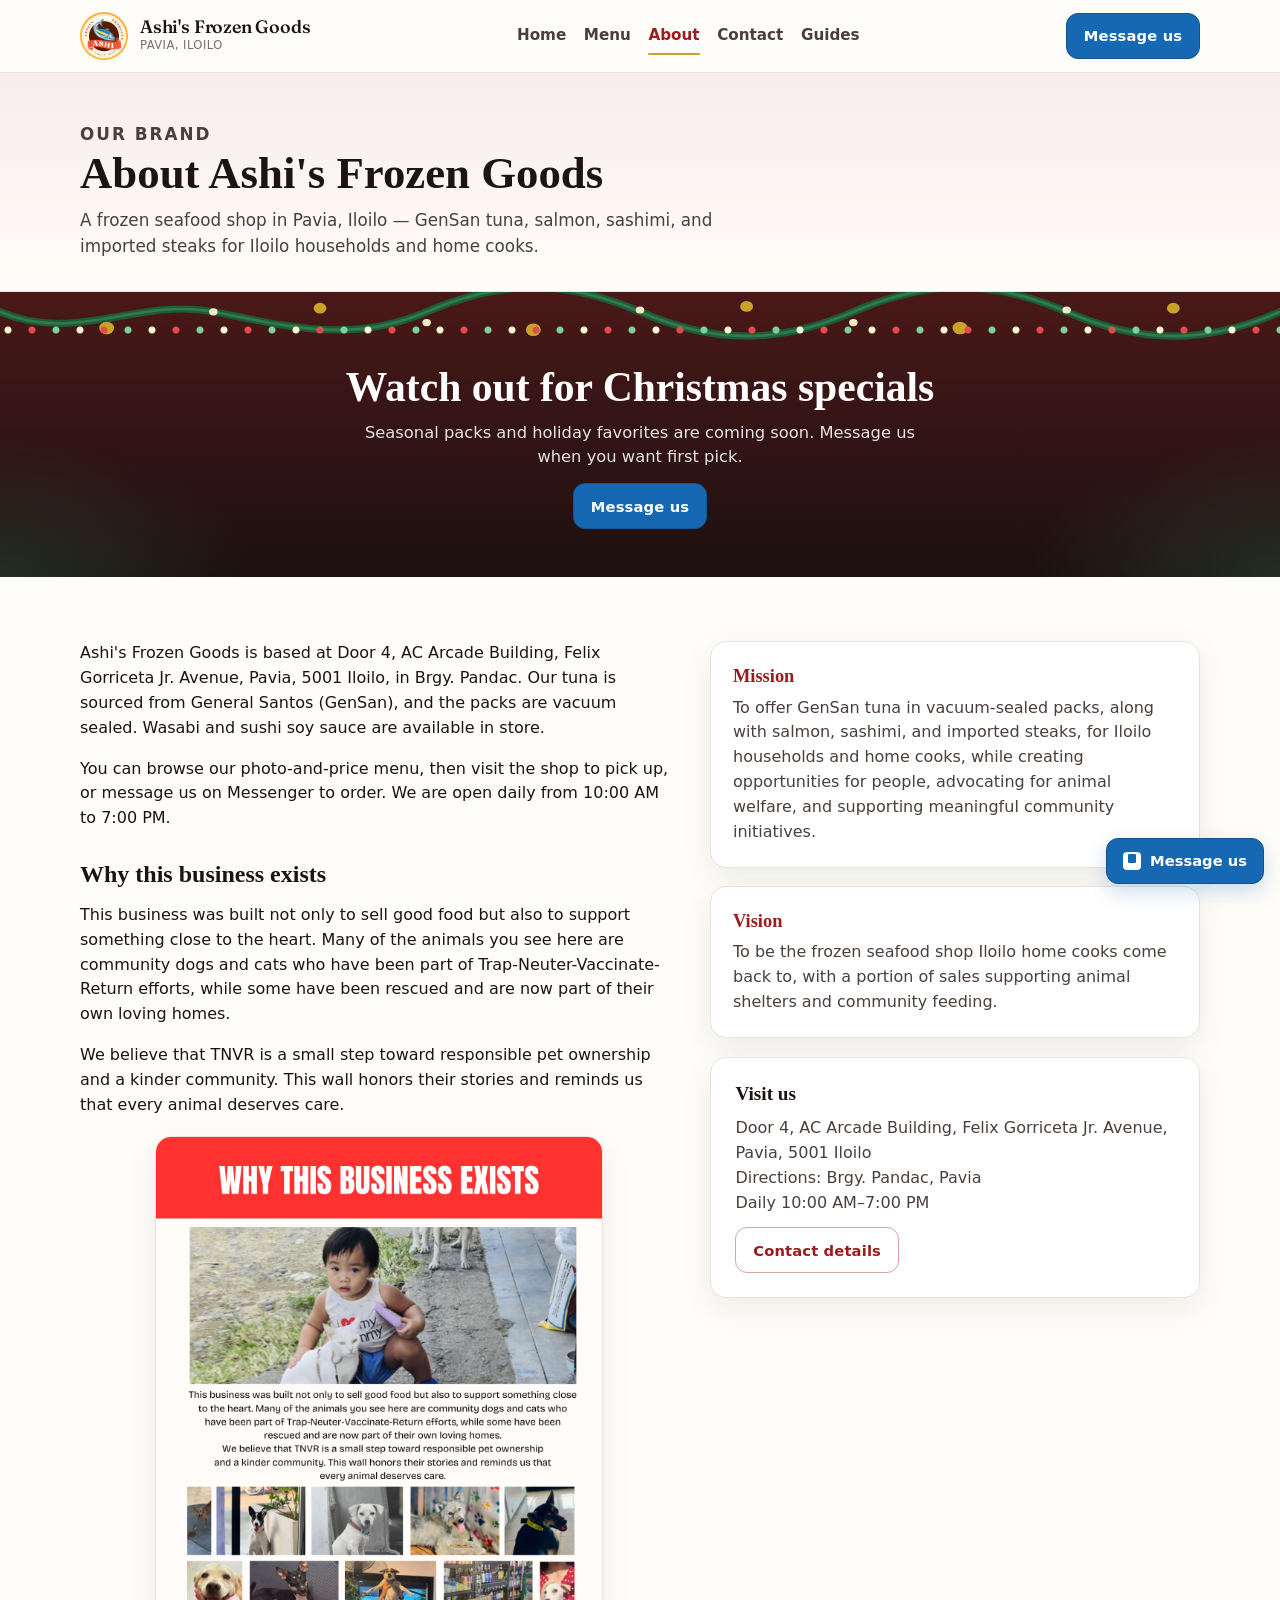
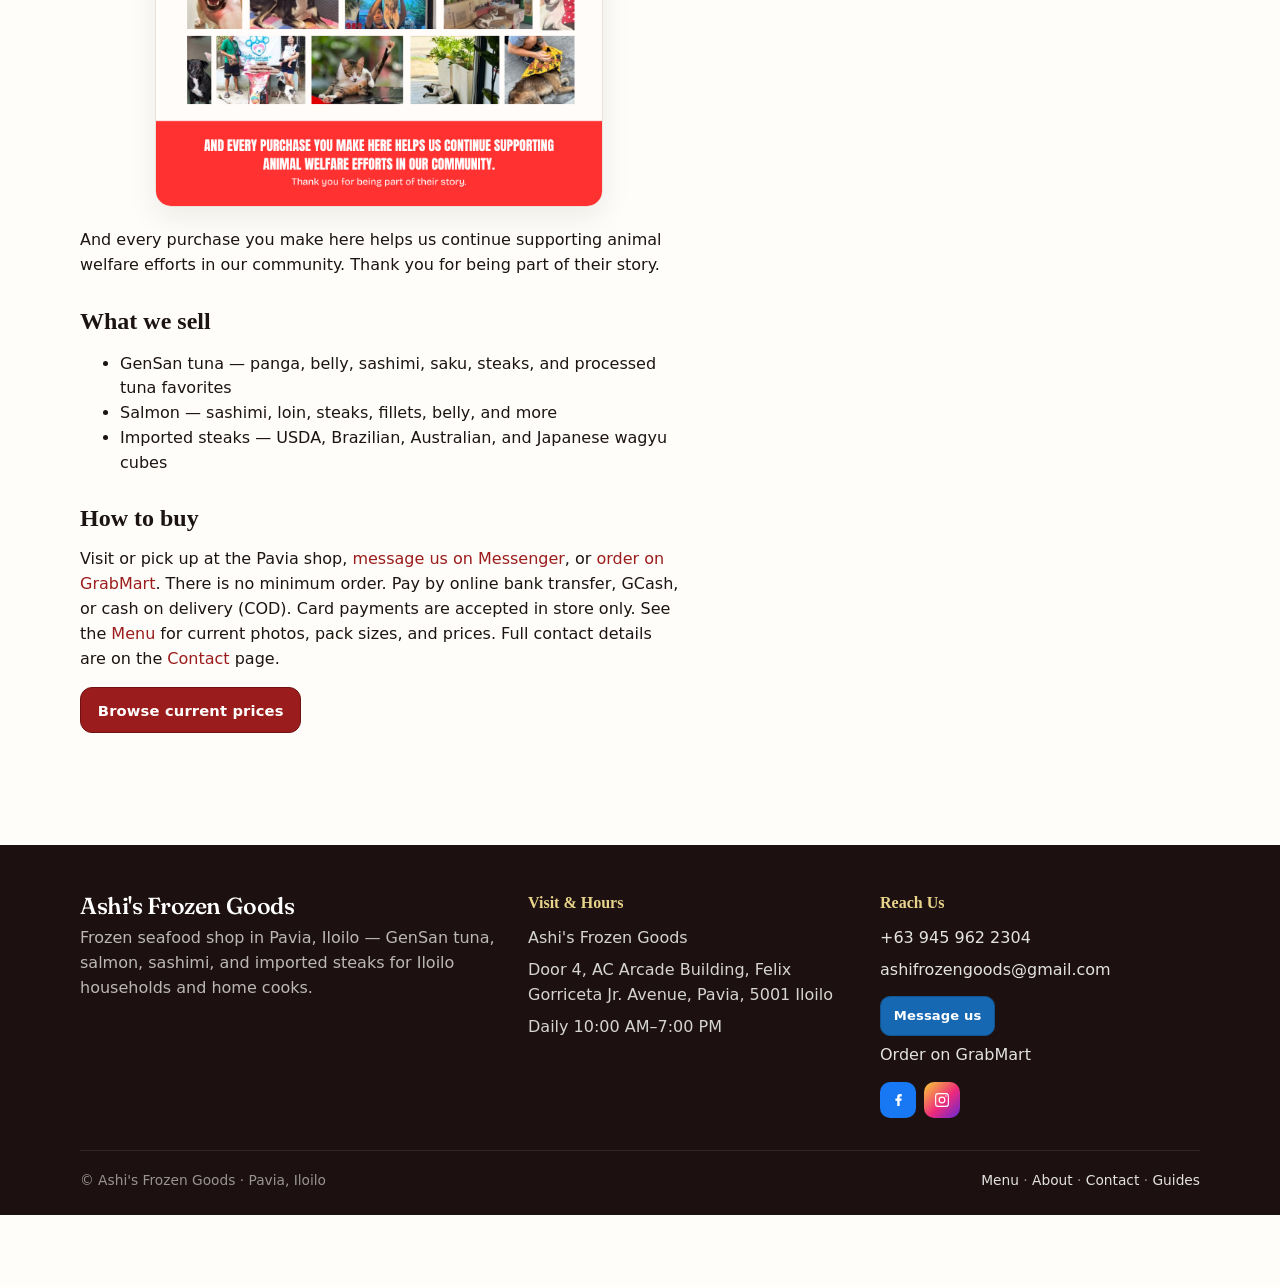
<file: about/index.html>
<!DOCTYPE html>
<html lang="en">
<head>
  <!-- Google tag (gtag.js) -->
  <script async src="https://www.googletagmanager.com/gtag/js?id=G-BN500JFJYV"></script>
  <script>
    window.dataLayer = window.dataLayer || [];
    function gtag(){dataLayer.push(arguments);}
    gtag('js', new Date());
    gtag('config', 'G-BN500JFJYV');
  </script>
  <meta charset="utf-8">
  <meta name="viewport" content="width=device-width, initial-scale=1">
  <title>About Ashi&#x27;s Frozen Goods | Frozen Seafood in Pavia, Iloilo</title>
  <meta name="description" content="Ashi&#x27;s Frozen Goods is a frozen seafood shop in Pavia, Iloilo offering GenSan tuna, salmon, sashimi, and imported steaks for Iloilo households and home cooks.">
  <link rel="canonical" href="https://ashifrozengoods.com/about/">
  <meta property="og:title" content="About Ashi&#x27;s Frozen Goods | Frozen Seafood in Pavia, Iloilo">
  <meta property="og:description" content="Ashi&#x27;s Frozen Goods is a frozen seafood shop in Pavia, Iloilo offering GenSan tuna, salmon, sashimi, and imported steaks for Iloilo households and home cooks.">
  <meta property="og:url" content="https://ashifrozengoods.com/about/">
  <meta property="og:image" content="https://ashifrozengoods.com/images/banner.jpg">
  <meta property="og:type" content="website">
  <link rel="preconnect" href="https://fonts.googleapis.com">
  <link rel="preconnect" href="https://fonts.gstatic.com" crossorigin>
  <link href="https://fonts.googleapis.com/css2?family=Fraunces:opsz,wght@9..144,500;9..144,600&amp;display=swap" rel="stylesheet">
  <link rel="stylesheet" href="../css/styles.css?v=seo1">
  <script type="application/ld+json">
  {
    "@context": "https://schema.org",
    "@graph": [
      {
        "@type": ["Organization", "LocalBusiness", "Store"],
        "@id": "https://ashifrozengoods.com/#business",
        "name": "Ashi's Frozen Goods",
        "url": "https://ashifrozengoods.com/",
        "email": "ashifrozengoods@gmail.com",
        "telephone": "+63-945-962-2304",
        "sameAs": [
          "https://www.facebook.com/ashifrozengoods",
          "https://www.instagram.com/ashifrozengoods/",
          "https://r.grab.com/o/6n6B3mAr"
        ],
        "address": {
          "@type": "PostalAddress",
          "streetAddress": "Door 4, AC Arcade Building, Felix Gorriceta Jr. Avenue",
          "addressLocality": "Pavia",
          "postalCode": "5001",
          "addressRegion": "Iloilo",
          "addressCountry": "PH"
        },
        "geo": {
          "@type": "GeoCoordinates",
          "latitude": 10.7539047,
          "longitude": 122.5230448
        },
        "openingHoursSpecification": {
          "@type": "OpeningHoursSpecification",
          "dayOfWeek": ["Monday","Tuesday","Wednesday","Thursday","Friday","Saturday","Sunday"],
          "opens": "10:00",
          "closes": "19:00"
        }
      },
      {
        "@type": "WebSite",
        "@id": "https://ashifrozengoods.com/#website",
        "url": "https://ashifrozengoods.com/",
        "name": "Ashi's Frozen Goods",
        "publisher": {"@id": "https://ashifrozengoods.com/#business"}
      },
      {
        "@type": "WebPage",
        "@id": "https://ashifrozengoods.com/about/#webpage",
        "url": "https://ashifrozengoods.com/about/",
        "name": "About Ashi's Frozen Goods | Frozen Seafood in Pavia, Iloilo",
        "isPartOf": {"@id": "https://ashifrozengoods.com/#website"},
        "about": {"@id": "https://ashifrozengoods.com/#business"},
        "description": "Ashi's Frozen Goods is a frozen seafood shop in Pavia, Iloilo offering GenSan tuna, salmon, sashimi, and imported steaks for Iloilo households and home cooks."
      },
      {
        "@type": "BreadcrumbList",
        "itemListElement": [
          {"@type": "ListItem", "position": 1, "name": "Home", "item": "https://ashifrozengoods.com/"},
          {"@type": "ListItem", "position": 2, "name": "About", "item": "https://ashifrozengoods.com/about/"}
        ]
      }
    ]
  }
  </script>
</head>
<body>
  <header class="site-header">
    <div class="container header-inner">
      <a class="brand" href="../">
        <img class="brand-logo" src="../images/logo.png?v=domain1" alt="Ashi's Frozen Goods" width="48" height="48">
        <span class="brand-text">
          <span class="brand-name">Ashi's Frozen Goods</span>
          <span class="brand-tag">Pavia, Iloilo</span>
        </span>
      </a>
      <button class="nav-toggle" type="button" aria-label="Open menu" aria-expanded="false">
        <span></span><span></span><span></span>
      </button>
      <nav class="nav" aria-label="Primary">
        <a href="../">Home</a>
        <a href="../menu/">Menu</a>
        <a href="../about/" aria-current="page">About</a>
        <a href="../contact/">Contact</a>
        <a href="../guides/">Guides</a>
      </nav>
      <div class="header-actions">
        <a class="btn btn-messenger" href="https://m.me/ashifrozengoods" target="_blank" rel="noopener" aria-label="Message us on Messenger"><span class="btn-label-full">Message us</span><span class="btn-label-short">Messenger</span></a>
      </div>
    </div>
  </header>



  <section class="page-hero">
    <div class="container">
      <p class="section-kicker">Our brand</p>
      <h1>About Ashi's Frozen Goods</h1>
      <p>A frozen seafood shop in Pavia, Iloilo — GenSan tuna, salmon, sashimi, and imported steaks for Iloilo households and home cooks.</p>
    </div>
  </section>
  
<section class="xmas-band" aria-labelledby="xmas-heading">
    <svg class="xmas-garland" viewBox="0 0 1200 80" preserveAspectRatio="none" aria-hidden="true">
      <path d="M0 22C70 58 130 6 200 22s130 36 200 0 130-36 200 0 130 36 200 0 130-36 200 0 130 36 200 0" fill="none" stroke="#1f5a38" stroke-width="8" stroke-linecap="round"/>
      <path d="M0 22C70 58 130 6 200 22s130 36 200 0 130-36 200 0 130 36 200 0 130-36 200 0 130 36 200 0" fill="none" stroke="#2f7a4a" stroke-width="3"/>
      <g fill="#c9a227">
        <circle cx="100" cy="40" r="7"/>
        <circle cx="300" cy="18" r="6"/>
        <circle cx="500" cy="42" r="7"/>
        <circle cx="700" cy="16" r="6"/>
        <circle cx="900" cy="40" r="7"/>
        <circle cx="1100" cy="18" r="6"/>
      </g>
      <g fill="#f4e7c3">
        <circle cx="200" cy="22" r="4"/>
        <circle cx="400" cy="34" r="4"/>
        <circle cx="600" cy="20" r="4"/>
        <circle cx="800" cy="34" r="4"/>
        <circle cx="1000" cy="20" r="4"/>
      </g>
    </svg>
    <div class="xmas-lights" aria-hidden="true"></div>
          <div class="xmas-inner">
        <div class="xmas-copy">
          <h2 id="xmas-heading">Watch out for Christmas specials</h2>
          <p>Seasonal packs and holiday favorites are coming soon. Message us when you want first pick.</p>
        </div>
        <a class="btn btn-messenger" href="https://m.me/ashifrozengoods" target="_blank" rel="noopener" aria-label="Message us on Messenger">Message us</a>
      </div>
</section>

  <main class="section">
    <div class="container dual-col">
      <div class="prose">
        <p>Ashi's Frozen Goods is based at Door 4, AC Arcade Building, Felix Gorriceta Jr. Avenue, Pavia, 5001 Iloilo, in Brgy. Pandac. Our tuna is sourced from General Santos (GenSan), and the packs are vacuum sealed. Wasabi and sushi soy sauce are available in store.</p>
        <p>You can browse our photo-and-price menu, then visit the shop to pick up, or message us on Messenger to order. We are open daily from 10:00 AM to 7:00 PM.</p>
        <h2>Why this business exists</h2>
        <p>This business was built not only to sell good food but also to support something close to the heart. Many of the animals you see here are community dogs and cats who have been part of Trap-Neuter-Vaccinate-Return efforts, while some have been rescued and are now part of their own loving homes.</p>
        <p>We believe that TNVR is a small step toward responsible pet ownership and a kinder community. This wall honors their stories and reminds us that every animal deserves care.</p>
        <figure class="about-advocacy">
          <img src="../images/why-this-business-exists.png" alt="Why this business exists: community dogs and cats supported through TNVR and rescue, and a reminder that every purchase helps animal welfare efforts.">
        </figure>
        <p>And every purchase you make here helps us continue supporting animal welfare efforts in our community. Thank you for being part of their story.</p>
        <h2>What we sell</h2>
        <ul>
          <li>GenSan tuna — panga, belly, sashimi, saku, steaks, and processed tuna favorites</li>
          <li>Salmon — sashimi, loin, steaks, fillets, belly, and more</li>
          <li>Imported steaks — USDA, Brazilian, Australian, and Japanese wagyu cubes</li>
        </ul>
        <h2>How to buy</h2>
        <p>Visit or pick up at the Pavia shop, <a href="https://m.me/ashifrozengoods" target="_blank" rel="noopener">message us on Messenger</a>, or <a href="https://r.grab.com/o/6n6B3mAr" target="_blank" rel="noopener">order on GrabMart</a>. There is no minimum order. Pay by online bank transfer, GCash, or cash on delivery (COD). Card payments are accepted in store only. See the <a href="../menu/">Menu</a> for current photos, pack sizes, and prices. Full contact details are on the <a href="../contact/">Contact</a> page.</p>
        <p><a class="btn btn-primary" href="../menu/">Browse current prices</a></p>
      </div>
      <div class="mv-grid" style="grid-template-columns:1fr;">
        <div class="mv-card">
          <h2>Mission</h2>
          <p>To offer GenSan tuna in vacuum-sealed packs, along with salmon, sashimi, and imported steaks, for Iloilo households and home cooks, while creating opportunities for people, advocating for animal welfare, and supporting meaningful community initiatives.</p>
        </div>
        <div class="mv-card">
          <h2>Vision</h2>
          <p>To be the frozen seafood shop Iloilo home cooks come back to, with a portion of sales supporting animal shelters and community feeding.</p>
        </div>
        <div class="panel">
          <h2>Visit us</h2>
          <p style="margin:0 0 0.75rem;color:var(--ink-soft);">Door 4, AC Arcade Building, Felix Gorriceta Jr. Avenue, Pavia, 5001 Iloilo<br>Directions: Brgy. Pandac, Pavia<br>Daily 10:00 AM–7:00 PM</p>
          <a class="btn btn-outline" href="../contact/">Contact details</a>
        </div>
      </div>
    </div>
  </main>

  <footer class="site-footer">
    <div class="container footer-grid">
      <div class="footer-brand">
        <span class="brand-name">Ashi's Frozen Goods</span>
        <p>Frozen seafood shop in Pavia, Iloilo — GenSan tuna, salmon, sashimi, and imported steaks for Iloilo households and home cooks.</p>
      </div>
      <div>
        <h3>Visit &amp; Hours</h3>
        <ul class="footer-list">
          <li>Ashi's Frozen Goods</li>
          <li>Door 4, AC Arcade Building, Felix Gorriceta Jr. Avenue, Pavia, 5001 Iloilo</li>
          <li>Daily 10:00 AM–7:00 PM</li>
        </ul>
      </div>
      <div>
        <h3>Reach Us</h3>
        <ul class="footer-list">
          <li><a href="tel:+639459622304">+63 945 962 2304</a></li>
          <li><a href="mailto:ashifrozengoods@gmail.com">ashifrozengoods@gmail.com</a></li>
          <li><a class="btn btn-messenger btn-sm" href="https://m.me/ashifrozengoods" target="_blank" rel="noopener" aria-label="Message us on Messenger" style="width:auto;display:inline-flex;margin-top:0.35rem;">Message us</a></li>
          <li><a href="https://r.grab.com/o/6n6B3mAr" target="_blank" rel="noopener">Order on GrabMart</a></li>
          <li class="social-links"><a class="social-link social-facebook" href="https://www.facebook.com/ashifrozengoods" target="_blank" rel="noopener" aria-label="Facebook"><svg viewBox="0 0 24 24" aria-hidden="true" focusable="false"><path fill="currentColor" d="M14.5 4H17v3.2h-2.1c-.5 0-.7.3-.7.8V10H17l-.4 3.1h-2.4V20h-3.2v-6.9H8.5V10h2.5V7.4C11 5.2 12.2 4 14.5 4z"/></svg></a><a class="social-link social-instagram" href="https://www.instagram.com/ashifrozengoods/" target="_blank" rel="noopener" aria-label="Instagram"><svg viewBox="0 0 24 24" aria-hidden="true" focusable="false"><path fill="currentColor" d="M12 7.4A4.6 4.6 0 1 0 12 16.6 4.6 4.6 0 0 0 12 7.4zm0 7.6a3 3 0 1 1 0-6 3 3 0 0 1 0 6z"/><path fill="currentColor" d="M17.3 2.8H6.7A3.9 3.9 0 0 0 2.8 6.7v10.6a3.9 3.9 0 0 0 3.9 3.9h10.6a3.9 3.9 0 0 0 3.9-3.9V6.7a3.9 3.9 0 0 0-3.9-3.9zm2.4 14.5a2.4 2.4 0 0 1-2.4 2.4H6.7a2.4 2.4 0 0 1-2.4-2.4V6.7a2.4 2.4 0 0 1 2.4-2.4h10.6a2.4 2.4 0 0 1 2.4 2.4v10.6z"/><circle cx="17.2" cy="6.8" r="1" fill="currentColor"/></svg></a></li>
        </ul>
      </div>
    </div>
    <div class="container footer-bottom">
      <span>© Ashi's Frozen Goods · Pavia, Iloilo</span>
      <span><a href="../menu/">Menu</a> · <a href="../about/">About</a> · <a href="../contact/">Contact</a> · <a href="../guides/">Guides</a></span>
    </div>
  </footer>
  <a class="messenger-fab" href="https://m.me/ashifrozengoods" target="_blank" rel="noopener" aria-label="Message us on Messenger">
    <span class="messenger-fab-icon" aria-hidden="true">Messenger</span>
    <span class="messenger-fab-label">Message us</span>
  </a>
  <script src="../js/main.js?v=deliverybox1"></script>
</body>
</html>
</file>
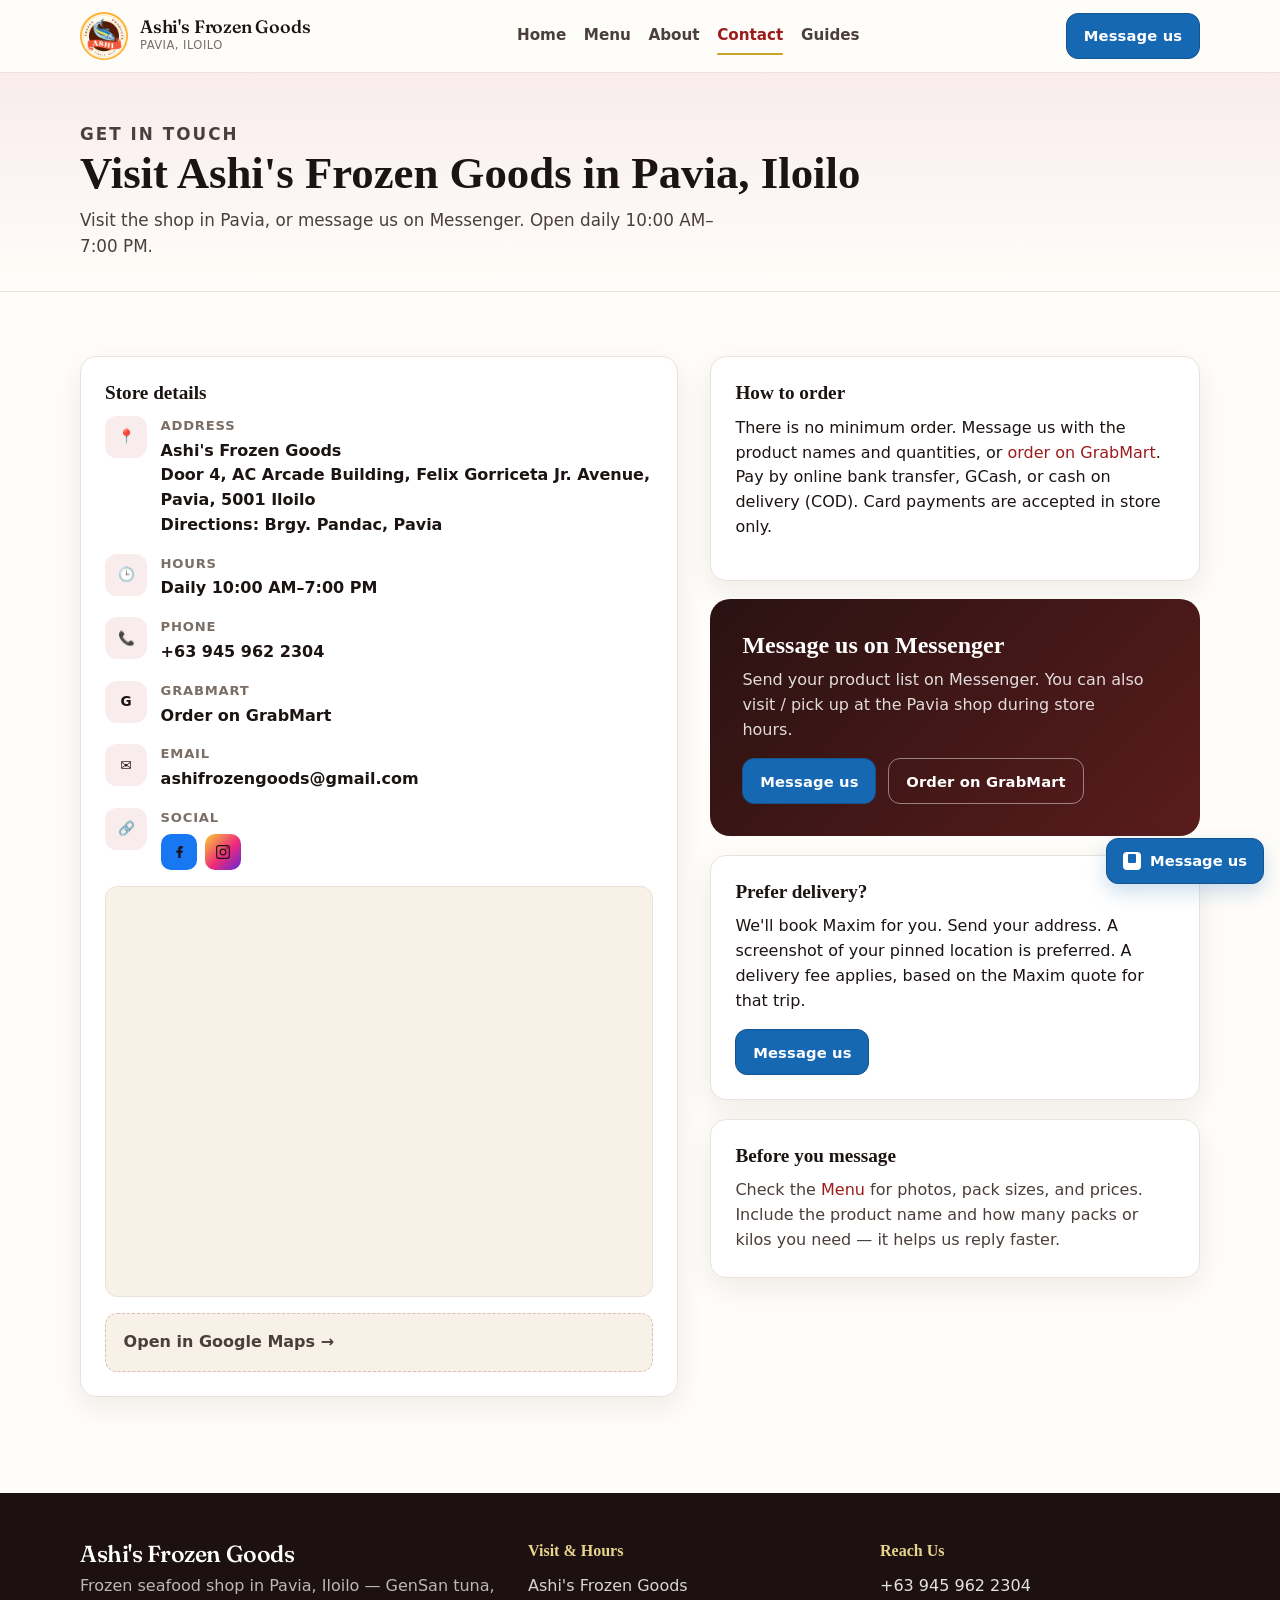
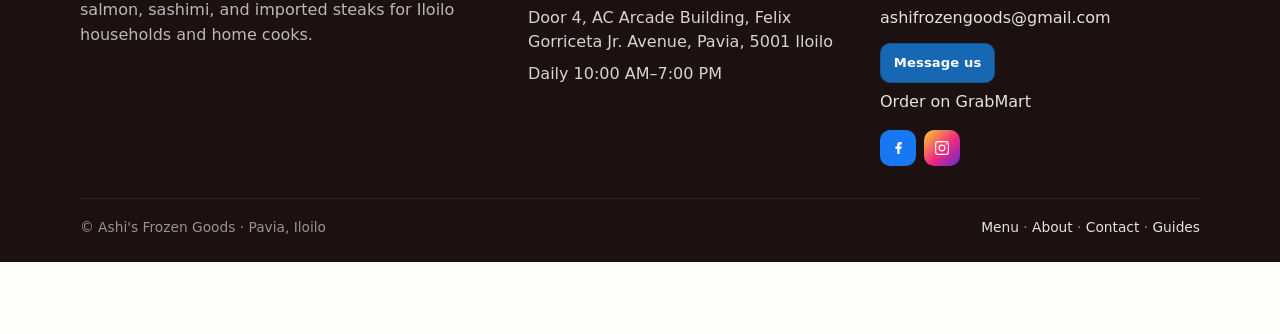
<file: contact/index.html>
<!DOCTYPE html>
<html lang="en">
<head>
  <!-- Google tag (gtag.js) -->
  <script async src="https://www.googletagmanager.com/gtag/js?id=G-BN500JFJYV"></script>
  <script>
    window.dataLayer = window.dataLayer || [];
    function gtag(){dataLayer.push(arguments);}
    gtag('js', new Date());
    gtag('config', 'G-BN500JFJYV');
  </script>
  <meta charset="utf-8">
  <meta name="viewport" content="width=device-width, initial-scale=1">
  <title>Contact &amp; Location | Ashi's Frozen Goods, Pavia, Iloilo</title>
  <meta name="description" content="Visit Ashi&#x27;s Frozen Goods at Door 4, AC Arcade Building, Felix Gorriceta Jr. Avenue, Pavia, 5001 Iloilo, or message us on Messenger. Open daily 10:00 AM–7:00 PM.">
  <link rel="canonical" href="https://ashifrozengoods.com/contact/">
  <meta property="og:title" content="Contact &amp; Location | Ashi's Frozen Goods, Pavia, Iloilo">
  <meta property="og:description" content="Visit Ashi&#x27;s Frozen Goods at Door 4, AC Arcade Building, Felix Gorriceta Jr. Avenue, Pavia, 5001 Iloilo, or message us on Messenger. Open daily 10:00 AM–7:00 PM.">
  <meta property="og:url" content="https://ashifrozengoods.com/contact/">
  <meta property="og:image" content="https://ashifrozengoods.com/images/banner.jpg">
  <meta property="og:type" content="website">
  <link rel="preconnect" href="https://fonts.googleapis.com">
  <link rel="preconnect" href="https://fonts.gstatic.com" crossorigin>
  <link href="https://fonts.googleapis.com/css2?family=Fraunces:opsz,wght@9..144,500;9..144,600&amp;display=swap" rel="stylesheet">
  <link rel="stylesheet" href="../css/styles.css?v=seo1">
  <script type="application/ld+json">
  {
    "@context": "https://schema.org",
    "@graph": [
      {
        "@type": ["Organization", "LocalBusiness", "Store"],
        "@id": "https://ashifrozengoods.com/#business",
        "name": "Ashi's Frozen Goods",
        "url": "https://ashifrozengoods.com/",
        "email": "ashifrozengoods@gmail.com",
        "telephone": "+63-945-962-2304",
        "sameAs": [
          "https://www.facebook.com/ashifrozengoods",
          "https://www.instagram.com/ashifrozengoods/",
          "https://r.grab.com/o/6n6B3mAr"
        ],
        "address": {
          "@type": "PostalAddress",
          "streetAddress": "Door 4, AC Arcade Building, Felix Gorriceta Jr. Avenue",
          "addressLocality": "Pavia",
          "postalCode": "5001",
          "addressRegion": "Iloilo",
          "addressCountry": "PH"
        },
        "geo": {
          "@type": "GeoCoordinates",
          "latitude": 10.7539047,
          "longitude": 122.5230448
        },
        "openingHoursSpecification": {
          "@type": "OpeningHoursSpecification",
          "dayOfWeek": ["Monday","Tuesday","Wednesday","Thursday","Friday","Saturday","Sunday"],
          "opens": "10:00",
          "closes": "19:00"
        }
      },
      {
        "@type": "WebSite",
        "@id": "https://ashifrozengoods.com/#website",
        "url": "https://ashifrozengoods.com/",
        "name": "Ashi's Frozen Goods",
        "publisher": {"@id": "https://ashifrozengoods.com/#business"}
      },
      {
        "@type": "WebPage",
        "@id": "https://ashifrozengoods.com/contact/#webpage",
        "url": "https://ashifrozengoods.com/contact/",
        "name": "Contact & Location | Ashi's Frozen Goods, Pavia, Iloilo",
        "isPartOf": {"@id": "https://ashifrozengoods.com/#website"},
        "about": {"@id": "https://ashifrozengoods.com/#business"},
        "description": "Visit Ashi's Frozen Goods at Door 4, AC Arcade Building, Felix Gorriceta Jr. Avenue, Pavia, 5001 Iloilo, or message us on Messenger. Open daily 10:00 AM\u20137:00 PM."
      },
      {
        "@type": "BreadcrumbList",
        "itemListElement": [
          {"@type": "ListItem", "position": 1, "name": "Home", "item": "https://ashifrozengoods.com/"},
          {"@type": "ListItem", "position": 2, "name": "Contact", "item": "https://ashifrozengoods.com/contact/"}
        ]
      }
    ]
  }
  </script>
</head>
<body>
  <header class="site-header">
    <div class="container header-inner">
      <a class="brand" href="../">
        <img class="brand-logo" src="../images/logo.png?v=domain1" alt="Ashi's Frozen Goods" width="48" height="48">
        <span class="brand-text">
          <span class="brand-name">Ashi's Frozen Goods</span>
          <span class="brand-tag">Pavia, Iloilo</span>
        </span>
      </a>
      <button class="nav-toggle" type="button" aria-label="Open menu" aria-expanded="false">
        <span></span><span></span><span></span>
      </button>
      <nav class="nav" aria-label="Primary">
        <a href="../">Home</a>
        <a href="../menu/">Menu</a>
        <a href="../about/">About</a>
        <a href="../contact/" aria-current="page">Contact</a>
        <a href="../guides/">Guides</a>
      </nav>
      <div class="header-actions">
        <a class="btn btn-messenger" href="https://m.me/ashifrozengoods" target="_blank" rel="noopener" aria-label="Message us on Messenger"><span class="btn-label-full">Message us</span><span class="btn-label-short">Messenger</span></a>
      </div>
    </div>
  </header>

  <section class="page-hero">
    <div class="container">
      <p class="section-kicker">Get in touch</p>
      <h1>Visit Ashi's Frozen Goods in Pavia, Iloilo</h1>
      <p>Visit the shop in Pavia, or message us on Messenger. Open daily 10:00 AM–7:00 PM.</p>
    </div>
  </section>
  <main class="section">
    <div class="container dual-col">
      <div class="panel">
        <h2>Store details</h2>
        <ul class="contact-list">
          <li>
            <span class="contact-icon" aria-hidden="true">📍</span>
            <div>
              <strong>Address</strong>
              <span>Ashi's Frozen Goods<br>Door 4, AC Arcade Building, Felix Gorriceta Jr. Avenue, Pavia, 5001 Iloilo<br>Directions: Brgy. Pandac, Pavia</span>
            </div>
          </li>
          <li>
            <span class="contact-icon" aria-hidden="true">🕒</span>
            <div>
              <strong>Hours</strong>
              <span>Daily 10:00 AM–7:00 PM</span>
            </div>
          </li>
          <li>
            <span class="contact-icon" aria-hidden="true">📞</span>
            <div>
              <strong>Phone</strong>
              <a href="tel:+639459622304">+63 945 962 2304</a>
            </div>
          </li>
          <li>
            <span class="contact-icon" aria-hidden="true">G</span>
            <div>
              <strong>GrabMart</strong>
              <a href="https://r.grab.com/o/6n6B3mAr" target="_blank" rel="noopener">Order on GrabMart</a>
            </div>
          </li>
          <li>
            <span class="contact-icon" aria-hidden="true">✉</span>
            <div>
              <strong>Email</strong>
              <a href="mailto:ashifrozengoods@gmail.com">ashifrozengoods@gmail.com</a>
            </div>
          </li>
          <li>
            <span class="contact-icon" aria-hidden="true">🔗</span>
            <div>
              <strong>Social</strong>
              <span class="social-links"><a class="social-link social-facebook" href="https://www.facebook.com/ashifrozengoods" target="_blank" rel="noopener" aria-label="Facebook"><svg viewBox="0 0 24 24" aria-hidden="true" focusable="false"><path fill="currentColor" d="M14.5 4H17v3.2h-2.1c-.5 0-.7.3-.7.8V10H17l-.4 3.1h-2.4V20h-3.2v-6.9H8.5V10h2.5V7.4C11 5.2 12.2 4 14.5 4z"/></svg></a><a class="social-link social-instagram" href="https://www.instagram.com/ashifrozengoods/" target="_blank" rel="noopener" aria-label="Instagram"><svg viewBox="0 0 24 24" aria-hidden="true" focusable="false"><path fill="currentColor" d="M12 7.4A4.6 4.6 0 1 0 12 16.6 4.6 4.6 0 0 0 12 7.4zm0 7.6a3 3 0 1 1 0-6 3 3 0 0 1 0 6z"/><path fill="currentColor" d="M17.3 2.8H6.7A3.9 3.9 0 0 0 2.8 6.7v10.6a3.9 3.9 0 0 0 3.9 3.9h10.6a3.9 3.9 0 0 0 3.9-3.9V6.7a3.9 3.9 0 0 0-3.9-3.9zm2.4 14.5a2.4 2.4 0 0 1-2.4 2.4H6.7a2.4 2.4 0 0 1-2.4-2.4V6.7a2.4 2.4 0 0 1 2.4-2.4h10.6a2.4 2.4 0 0 1 2.4 2.4v10.6z"/><circle cx="17.2" cy="6.8" r="1" fill="currentColor"/></svg></a></span>
            </div>
          </li>
        </ul>
        <div class="map-embed-wrap">
          <iframe title="Ashi's Frozen Goods on Google Maps" src="https://www.google.com/maps?q=10.7539047,122.5230448&z=17&output=embed" loading="lazy" referrerpolicy="no-referrer-when-downgrade" allowfullscreen></iframe>
        </div>
        <a class="map-link" href="https://www.google.com/maps/place/Ashi's+Frozen+Goods/@10.7539047,122.5230448,17z/data=!4m7!3m6!1s0x33aefb2daac09ecb:0x425b091baa5a237a!8m2!3d10.7539047!4d122.5230448" target="_blank" rel="noopener">
          Open in Google Maps →
        </a>
      </div>
      <div>
        <div class="panel" style="margin-bottom:1.15rem;">
          <h2>How to order</h2>
          <p>There is no minimum order. Message us with the product names and quantities, or <a href="https://r.grab.com/o/6n6B3mAr" target="_blank" rel="noopener">order on GrabMart</a>. Pay by online bank transfer, GCash, or cash on delivery (COD). Card payments are accepted in store only.</p>
        </div>
        <div class="teaser" style="margin-bottom:1.15rem;">
          <div>
            <h2>Message us on Messenger</h2>
            <p>Send your product list on Messenger. You can also visit / pick up at the Pavia shop during store hours.</p>
            <div class="teaser-actions">
              <a class="btn btn-messenger" href="https://m.me/ashifrozengoods" target="_blank" rel="noopener" aria-label="Message us on Messenger">Message us</a>
              <a class="btn btn-on-dark" href="https://r.grab.com/o/6n6B3mAr" target="_blank" rel="noopener">Order on GrabMart</a>
            </div>
          </div>
        </div>
        <div class="panel" style="margin-bottom:1.15rem;">
          <h3>Prefer delivery?</h3>
          <p>We'll book Maxim for you. Send your address. A screenshot of your pinned location is preferred. A delivery fee applies, based on the Maxim quote for that trip.</p>
          <a class="btn btn-messenger" href="https://m.me/ashifrozengoods" target="_blank" rel="noopener" aria-label="Message us on Messenger">Message us</a>
        </div>
        <div class="panel">
          <h3>Before you message</h3>
          <p style="margin:0;color:var(--ink-soft);">Check the <a href="../menu/">Menu</a> for photos, pack sizes, and prices. Include the product name and how many packs or kilos you need — it helps us reply faster.</p>
        </div>
      </div>
    </div>
  </main>

  <footer class="site-footer">
    <div class="container footer-grid">
      <div class="footer-brand">
        <span class="brand-name">Ashi's Frozen Goods</span>
        <p>Frozen seafood shop in Pavia, Iloilo — GenSan tuna, salmon, sashimi, and imported steaks for Iloilo households and home cooks.</p>
      </div>
      <div>
        <h3>Visit &amp; Hours</h3>
        <ul class="footer-list">
          <li>Ashi's Frozen Goods</li>
          <li>Door 4, AC Arcade Building, Felix Gorriceta Jr. Avenue, Pavia, 5001 Iloilo</li>
          <li>Daily 10:00 AM–7:00 PM</li>
        </ul>
      </div>
      <div>
        <h3>Reach Us</h3>
        <ul class="footer-list">
          <li><a href="tel:+639459622304">+63 945 962 2304</a></li>
          <li><a href="mailto:ashifrozengoods@gmail.com">ashifrozengoods@gmail.com</a></li>
          <li><a class="btn btn-messenger btn-sm" href="https://m.me/ashifrozengoods" target="_blank" rel="noopener" aria-label="Message us on Messenger" style="width:auto;display:inline-flex;margin-top:0.35rem;">Message us</a></li>
          <li><a href="https://r.grab.com/o/6n6B3mAr" target="_blank" rel="noopener">Order on GrabMart</a></li>
          <li class="social-links"><a class="social-link social-facebook" href="https://www.facebook.com/ashifrozengoods" target="_blank" rel="noopener" aria-label="Facebook"><svg viewBox="0 0 24 24" aria-hidden="true" focusable="false"><path fill="currentColor" d="M14.5 4H17v3.2h-2.1c-.5 0-.7.3-.7.8V10H17l-.4 3.1h-2.4V20h-3.2v-6.9H8.5V10h2.5V7.4C11 5.2 12.2 4 14.5 4z"/></svg></a><a class="social-link social-instagram" href="https://www.instagram.com/ashifrozengoods/" target="_blank" rel="noopener" aria-label="Instagram"><svg viewBox="0 0 24 24" aria-hidden="true" focusable="false"><path fill="currentColor" d="M12 7.4A4.6 4.6 0 1 0 12 16.6 4.6 4.6 0 0 0 12 7.4zm0 7.6a3 3 0 1 1 0-6 3 3 0 0 1 0 6z"/><path fill="currentColor" d="M17.3 2.8H6.7A3.9 3.9 0 0 0 2.8 6.7v10.6a3.9 3.9 0 0 0 3.9 3.9h10.6a3.9 3.9 0 0 0 3.9-3.9V6.7a3.9 3.9 0 0 0-3.9-3.9zm2.4 14.5a2.4 2.4 0 0 1-2.4 2.4H6.7a2.4 2.4 0 0 1-2.4-2.4V6.7a2.4 2.4 0 0 1 2.4-2.4h10.6a2.4 2.4 0 0 1 2.4 2.4v10.6z"/><circle cx="17.2" cy="6.8" r="1" fill="currentColor"/></svg></a></li>
        </ul>
      </div>
    </div>
    <div class="container footer-bottom">
      <span>© Ashi's Frozen Goods · Pavia, Iloilo</span>
      <span><a href="../menu/">Menu</a> · <a href="../about/">About</a> · <a href="../contact/">Contact</a> · <a href="../guides/">Guides</a></span>
    </div>
  </footer>
  <a class="messenger-fab" href="https://m.me/ashifrozengoods" target="_blank" rel="noopener" aria-label="Message us on Messenger">
    <span class="messenger-fab-icon" aria-hidden="true">Messenger</span>
    <span class="messenger-fab-label">Message us</span>
  </a>
  <script src="../js/main.js?v=deliverybox1"></script>
</body>
</html>
</file>
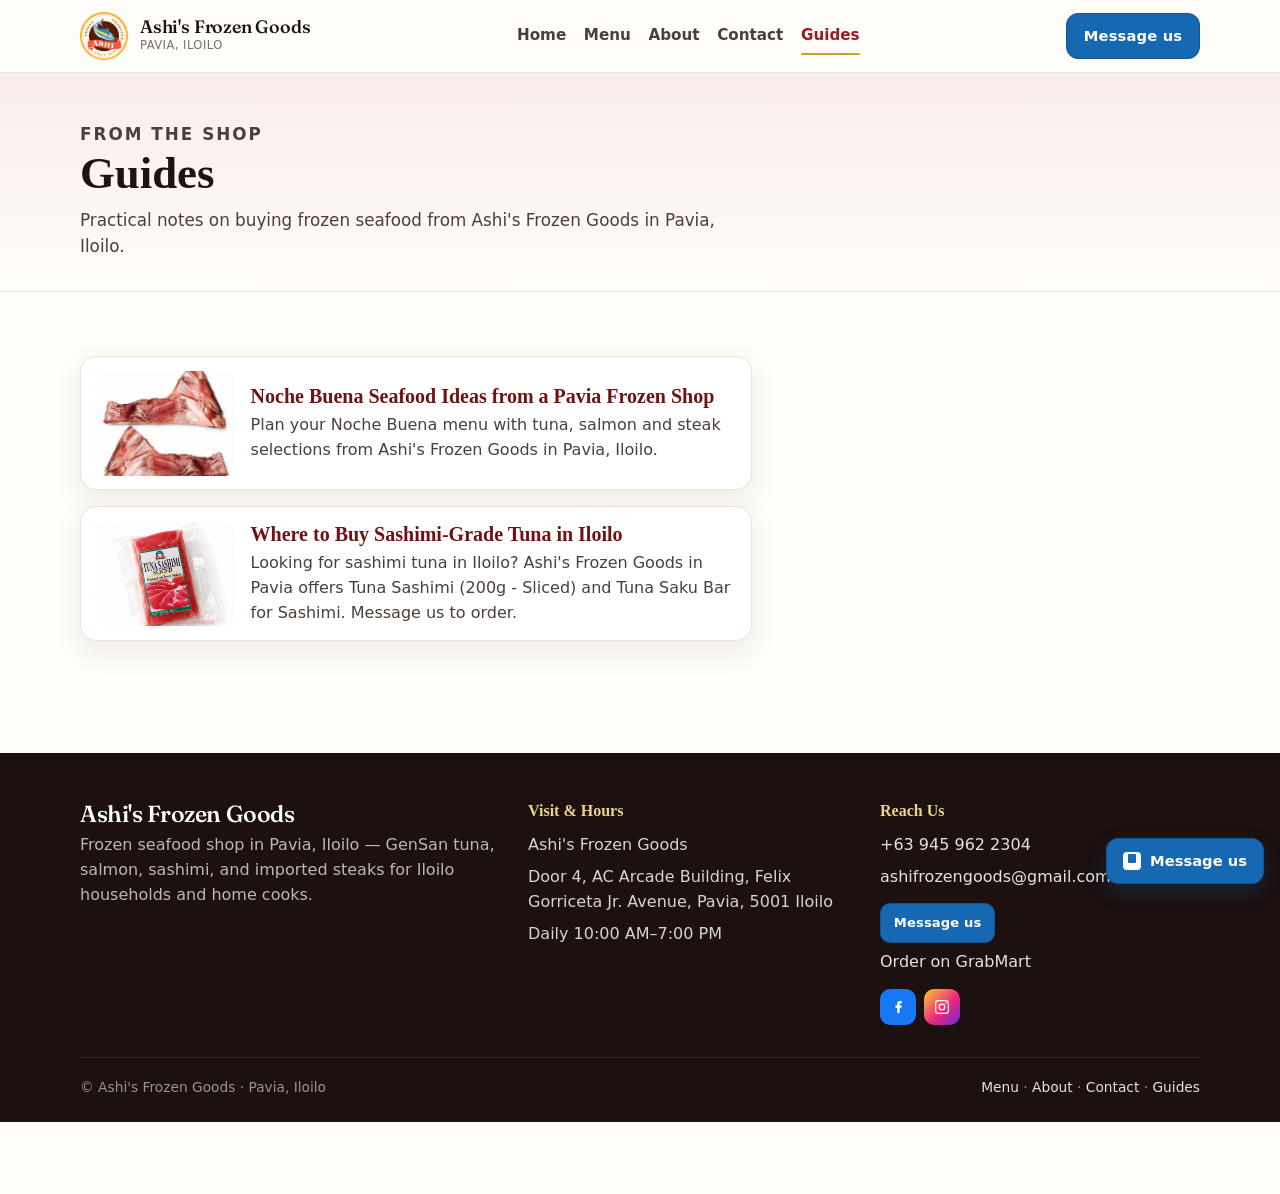
<file: guides/index.html>
<!DOCTYPE html>
<html lang="en">
<head>
  <!-- Google tag (gtag.js) -->
  <script async src="https://www.googletagmanager.com/gtag/js?id=G-BN500JFJYV"></script>
  <script>
    window.dataLayer = window.dataLayer || [];
    function gtag(){dataLayer.push(arguments);}
    gtag('js', new Date());
    gtag('config', 'G-BN500JFJYV');
  </script>
  <meta charset="utf-8">
  <meta name="viewport" content="width=device-width, initial-scale=1">
  <title>Guides | Ashi&#x27;s Frozen Goods</title>
  <meta name="description" content="Guides from Ashi's Frozen Goods in Pavia, Iloilo, including where to buy sashimi-grade tuna.">
  <link rel="canonical" href="https://ashifrozengoods.com/guides/">
  <meta property="og:title" content="Guides | Ashi's Frozen Goods">
  <meta property="og:description" content="Guides from Ashi's Frozen Goods in Pavia, Iloilo, including where to buy sashimi-grade tuna.">
  <meta property="og:url" content="https://ashifrozengoods.com/guides/">
  <meta property="og:image" content="https://ashifrozengoods.com/images/hero-storefront.jpg">
  <meta property="og:type" content="website">
  <meta name="twitter:card" content="summary_large_image">
  <meta name="twitter:title" content="Guides | Ashi's Frozen Goods">
  <meta name="twitter:description" content="Guides from Ashi's Frozen Goods in Pavia, Iloilo, including where to buy sashimi-grade tuna.">
  <meta name="twitter:image" content="https://ashifrozengoods.com/images/hero-storefront.jpg">
  <link rel="preconnect" href="https://fonts.googleapis.com">
  <link rel="preconnect" href="https://fonts.gstatic.com" crossorigin>
  <link href="https://fonts.googleapis.com/css2?family=Fraunces:opsz,wght@9..144,500;9..144,600&amp;display=swap" rel="stylesheet">
  <link rel="stylesheet" href="../css/styles.css?v=guides3">
  <script type="application/ld+json">
  {
    "@context": "https://schema.org",
    "@graph": [
      {
        "@type": "WebPage",
        "@id": "https://ashifrozengoods.com/guides/#webpage",
        "url": "https://ashifrozengoods.com/guides/",
        "name": "Guides",
        "isPartOf": {"@id": "https://ashifrozengoods.com/#website"},
        "about": {"@id": "https://ashifrozengoods.com/#business"},
        "description": "Guides from Ashi's Frozen Goods in Pavia, Iloilo, including where to buy sashimi-grade tuna."
      },
      {
        "@type": "BreadcrumbList",
        "itemListElement": [
          {"@type": "ListItem", "position": 1, "name": "Home", "item": "https://ashifrozengoods.com/"},
          {"@type": "ListItem", "position": 2, "name": "Guides", "item": "https://ashifrozengoods.com/guides/"}
        ]
      }
    ]
  }
  </script>
</head>
<body>
  <header class="site-header">
    <div class="container header-inner">
      <a class="brand" href="../">
        <img class="brand-logo" src="../images/logo.png?v=domain1" alt="Ashi's Frozen Goods" width="48" height="48">
        <span class="brand-text">
          <span class="brand-name">Ashi's Frozen Goods</span>
          <span class="brand-tag">Pavia, Iloilo</span>
        </span>
      </a>
      <button class="nav-toggle" type="button" aria-label="Open menu" aria-expanded="false">
        <span></span><span></span><span></span>
      </button>
      <nav class="nav" aria-label="Primary">
        <a href="../">Home</a>
        <a href="../menu/">Menu</a>
        <a href="../about/">About</a>
        <a href="../contact/">Contact</a>
        <a href="./" aria-current="page">Guides</a>
      </nav>
      <div class="header-actions">
        <a class="btn btn-messenger" href="https://m.me/ashifrozengoods" target="_blank" rel="noopener" aria-label="Message us on Messenger"><span class="btn-label-full">Message us</span><span class="btn-label-short">Messenger</span></a>
      </div>
    </div>
  </header>

  <section class="page-hero">
    <div class="container">
      <p class="section-kicker">From the shop</p>
      <h1>Guides</h1>
      <p>Practical notes on buying frozen seafood from Ashi's Frozen Goods in Pavia, Iloilo.</p>
    </div>
  </section>

  <main class="section">
    <div class="container">
      <a class="guide-card" href="noche-buena-seafood-ideas/">
        <img src="../images/tuna-panga-regular.jpg" alt="Tuna Panga (Regular) from Ashi's Frozen Goods" width="1254" height="1254">
        <div>
          <h2>Noche Buena Seafood Ideas from a Pavia Frozen Shop</h2>
          <p>Plan your Noche Buena menu with tuna, salmon and steak selections from Ashi's Frozen Goods in Pavia, Iloilo.</p>
        </div>
      </a>
      <a class="guide-card" href="sashimi-grade-tuna-iloilo/">
        <img src="../images/tuna-sashimi.jpg" alt="Tuna Sashimi 200g sliced from Ashi's Frozen Goods" width="800" height="600">
        <div>
          <h2>Where to Buy Sashimi-Grade Tuna in Iloilo</h2>
          <p>Looking for sashimi tuna in Iloilo? Ashi's Frozen Goods in Pavia offers Tuna Sashimi (200g - Sliced) and Tuna Saku Bar for Sashimi. Message us to order.</p>
        </div>
      </a>
    </div>
  </main>

  <footer class="site-footer">
    <div class="container footer-grid">
      <div class="footer-brand">
        <span class="brand-name">Ashi's Frozen Goods</span>
        <p>Frozen seafood shop in Pavia, Iloilo — GenSan tuna, salmon, sashimi, and imported steaks for Iloilo households and home cooks.</p>
      </div>
      <div>
        <h3>Visit &amp; Hours</h3>
        <ul class="footer-list">
          <li>Ashi's Frozen Goods</li>
          <li>Door 4, AC Arcade Building, Felix Gorriceta Jr. Avenue, Pavia, 5001 Iloilo</li>
          <li>Daily 10:00 AM–7:00 PM</li>
        </ul>
      </div>
      <div>
        <h3>Reach Us</h3>
        <ul class="footer-list">
          <li><a href="tel:+639459622304">+63 945 962 2304</a></li>
          <li><a href="mailto:ashifrozengoods@gmail.com">ashifrozengoods@gmail.com</a></li>
          <li><a class="btn btn-messenger btn-sm" href="https://m.me/ashifrozengoods" target="_blank" rel="noopener" aria-label="Message us on Messenger" style="width:auto;display:inline-flex;margin-top:0.35rem;">Message us</a></li>
          <li><a href="https://r.grab.com/o/6n6B3mAr" target="_blank" rel="noopener">Order on GrabMart</a></li>
          <li class="social-links"><a class="social-link social-facebook" href="https://www.facebook.com/ashifrozengoods" target="_blank" rel="noopener" aria-label="Facebook"><svg viewBox="0 0 24 24" aria-hidden="true" focusable="false"><path fill="currentColor" d="M14.5 4H17v3.2h-2.1c-.5 0-.7.3-.7.8V10H17l-.4 3.1h-2.4V20h-3.2v-6.9H8.5V10h2.5V7.4C11 5.2 12.2 4 14.5 4z"/></svg></a><a class="social-link social-instagram" href="https://www.instagram.com/ashifrozengoods/" target="_blank" rel="noopener" aria-label="Instagram"><svg viewBox="0 0 24 24" aria-hidden="true" focusable="false"><path fill="currentColor" d="M12 7.4A4.6 4.6 0 1 0 12 16.6 4.6 4.6 0 0 0 12 7.4zm0 7.6a3 3 0 1 1 0-6 3 3 0 0 1 0 6z"/><path fill="currentColor" d="M17.3 2.8H6.7A3.9 3.9 0 0 0 2.8 6.7v10.6a3.9 3.9 0 0 0 3.9 3.9h10.6a3.9 3.9 0 0 0 3.9-3.9V6.7a3.9 3.9 0 0 0-3.9-3.9zm2.4 14.5a2.4 2.4 0 0 1-2.4 2.4H6.7a2.4 2.4 0 0 1-2.4-2.4V6.7a2.4 2.4 0 0 1 2.4-2.4h10.6a2.4 2.4 0 0 1 2.4 2.4v10.6z"/><circle cx="17.2" cy="6.8" r="1" fill="currentColor"/></svg></a></li>
        </ul>
      </div>
    </div>
    <div class="container footer-bottom">
      <span>© Ashi's Frozen Goods · Pavia, Iloilo</span>
      <span><a href="../menu/">Menu</a> · <a href="../about/">About</a> · <a href="../contact/">Contact</a> · <a href="./">Guides</a></span>
    </div>
  </footer>
  <a class="messenger-fab" href="https://m.me/ashifrozengoods" target="_blank" rel="noopener" aria-label="Message us on Messenger">
    <span class="messenger-fab-icon" aria-hidden="true">Messenger</span>
    <span class="messenger-fab-label">Message us</span>
  </a>
  <script src="../js/main.js?v=deliverybox1"></script>
</body>
</html>
</file>
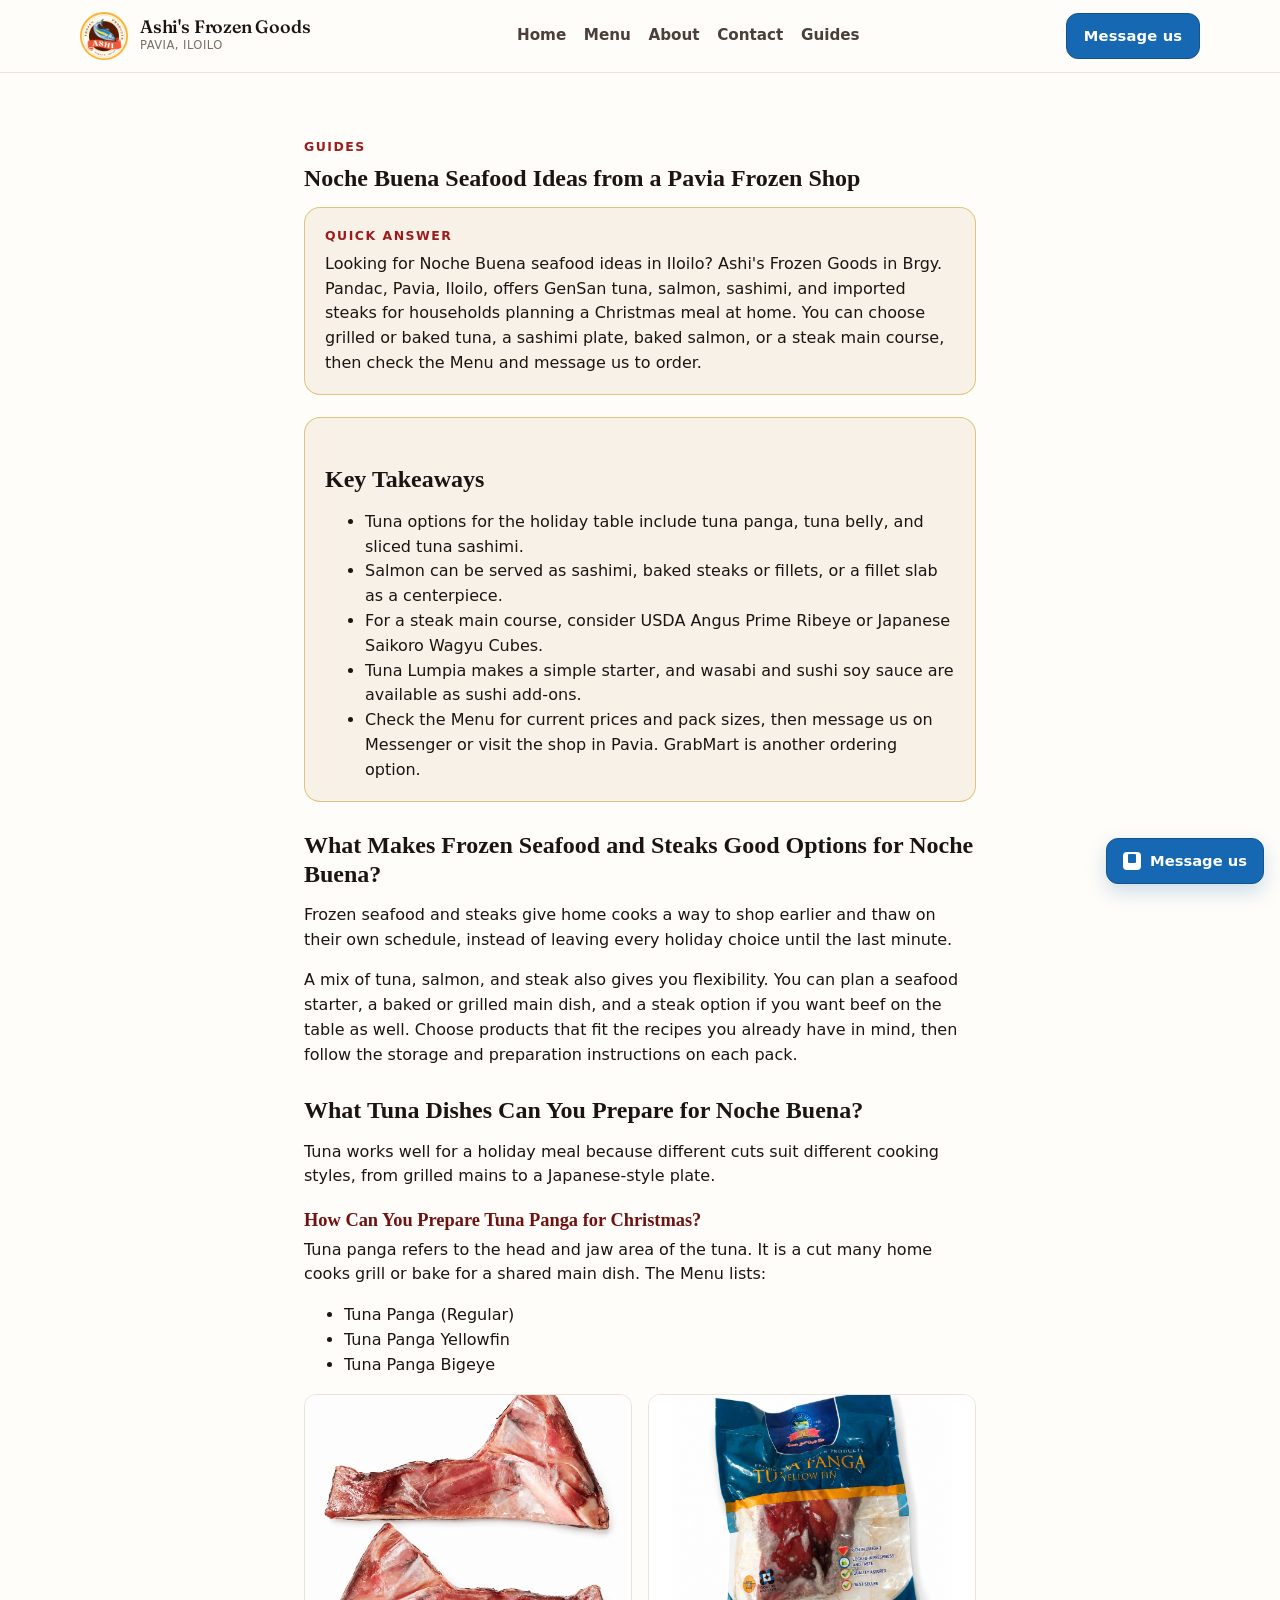
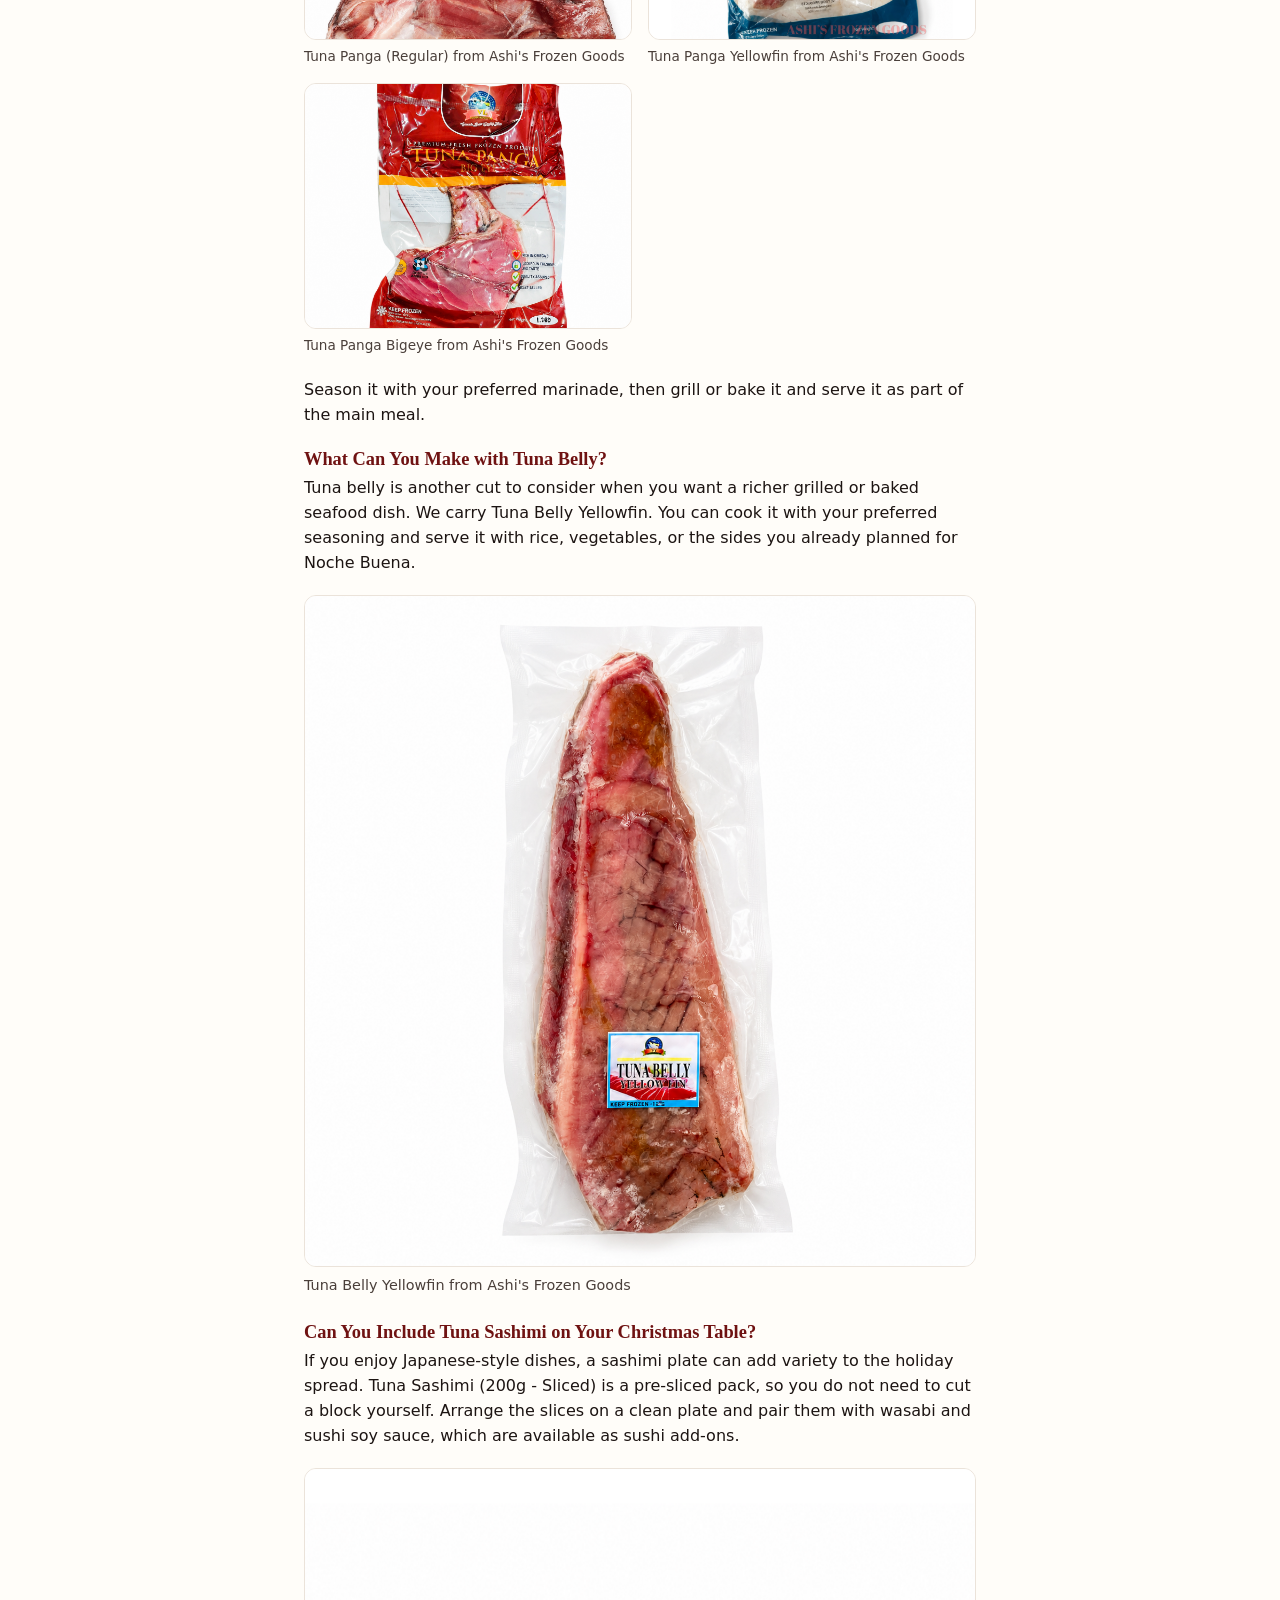
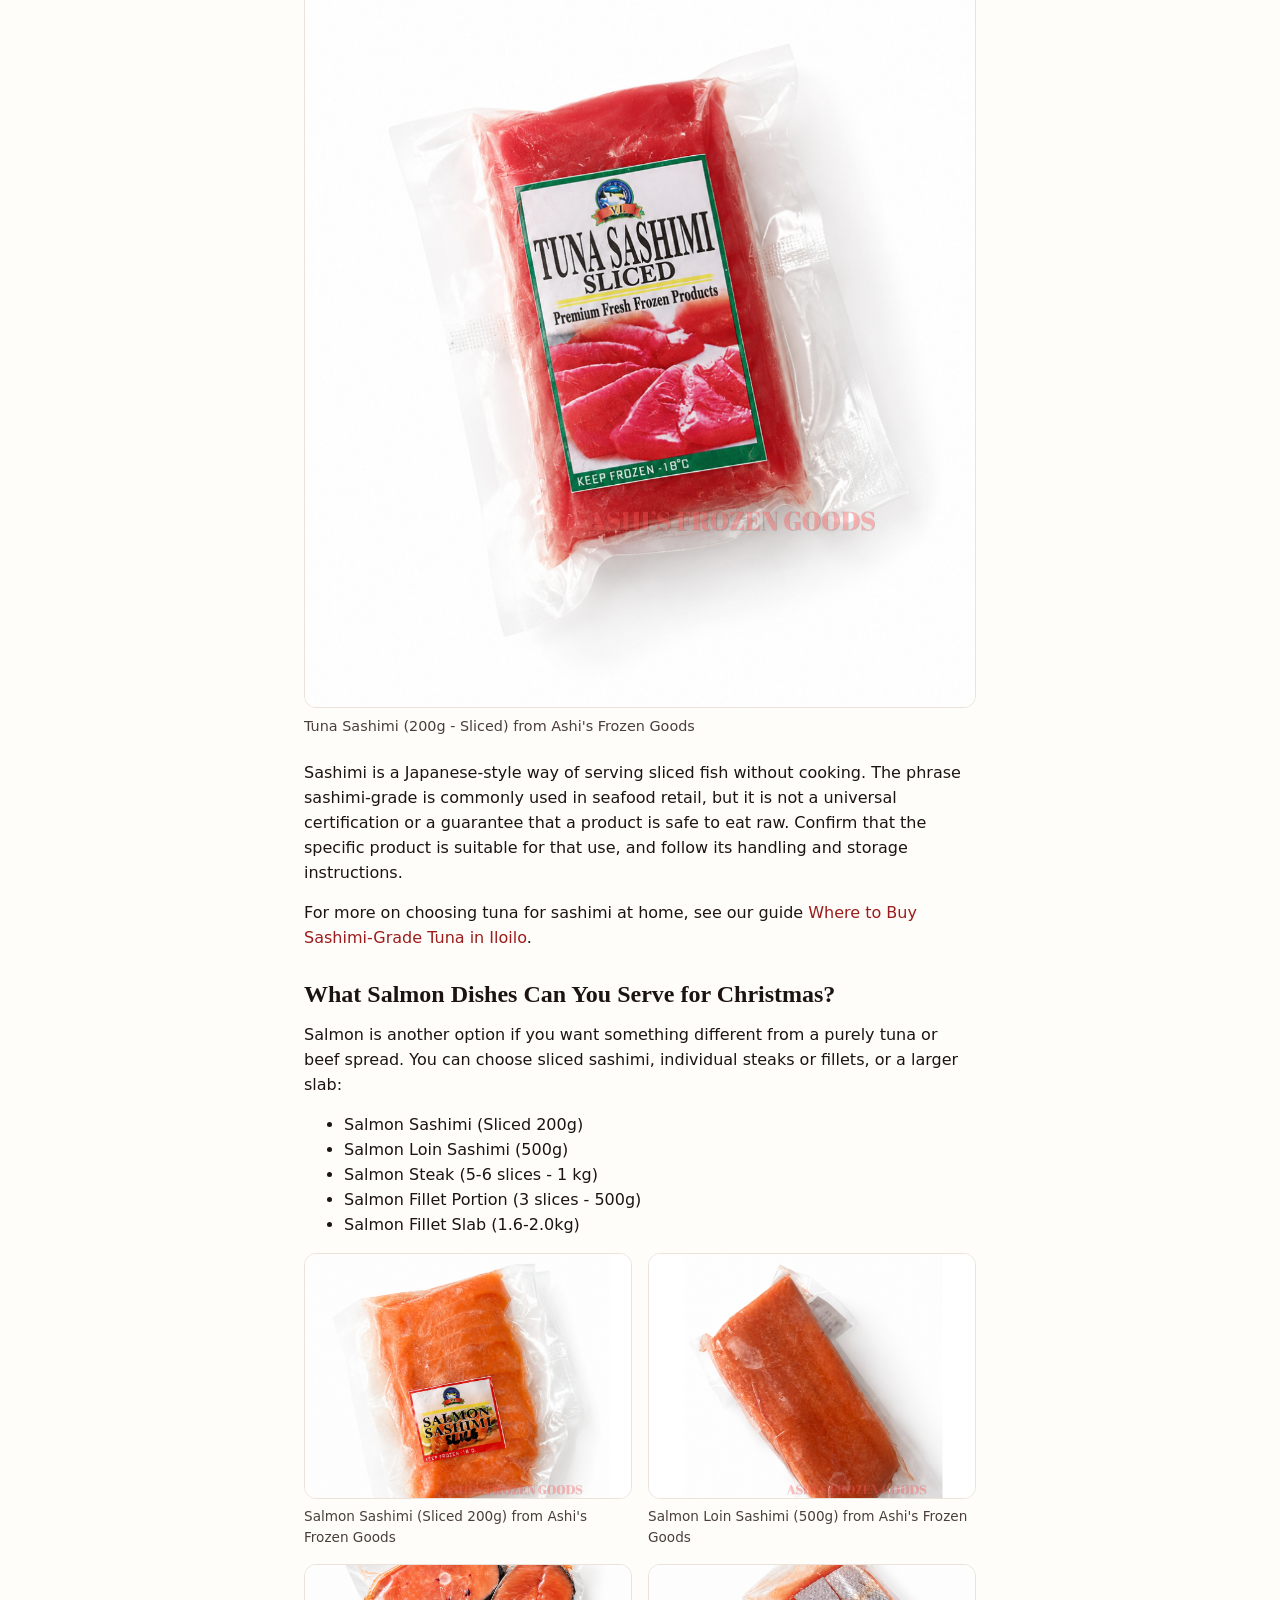
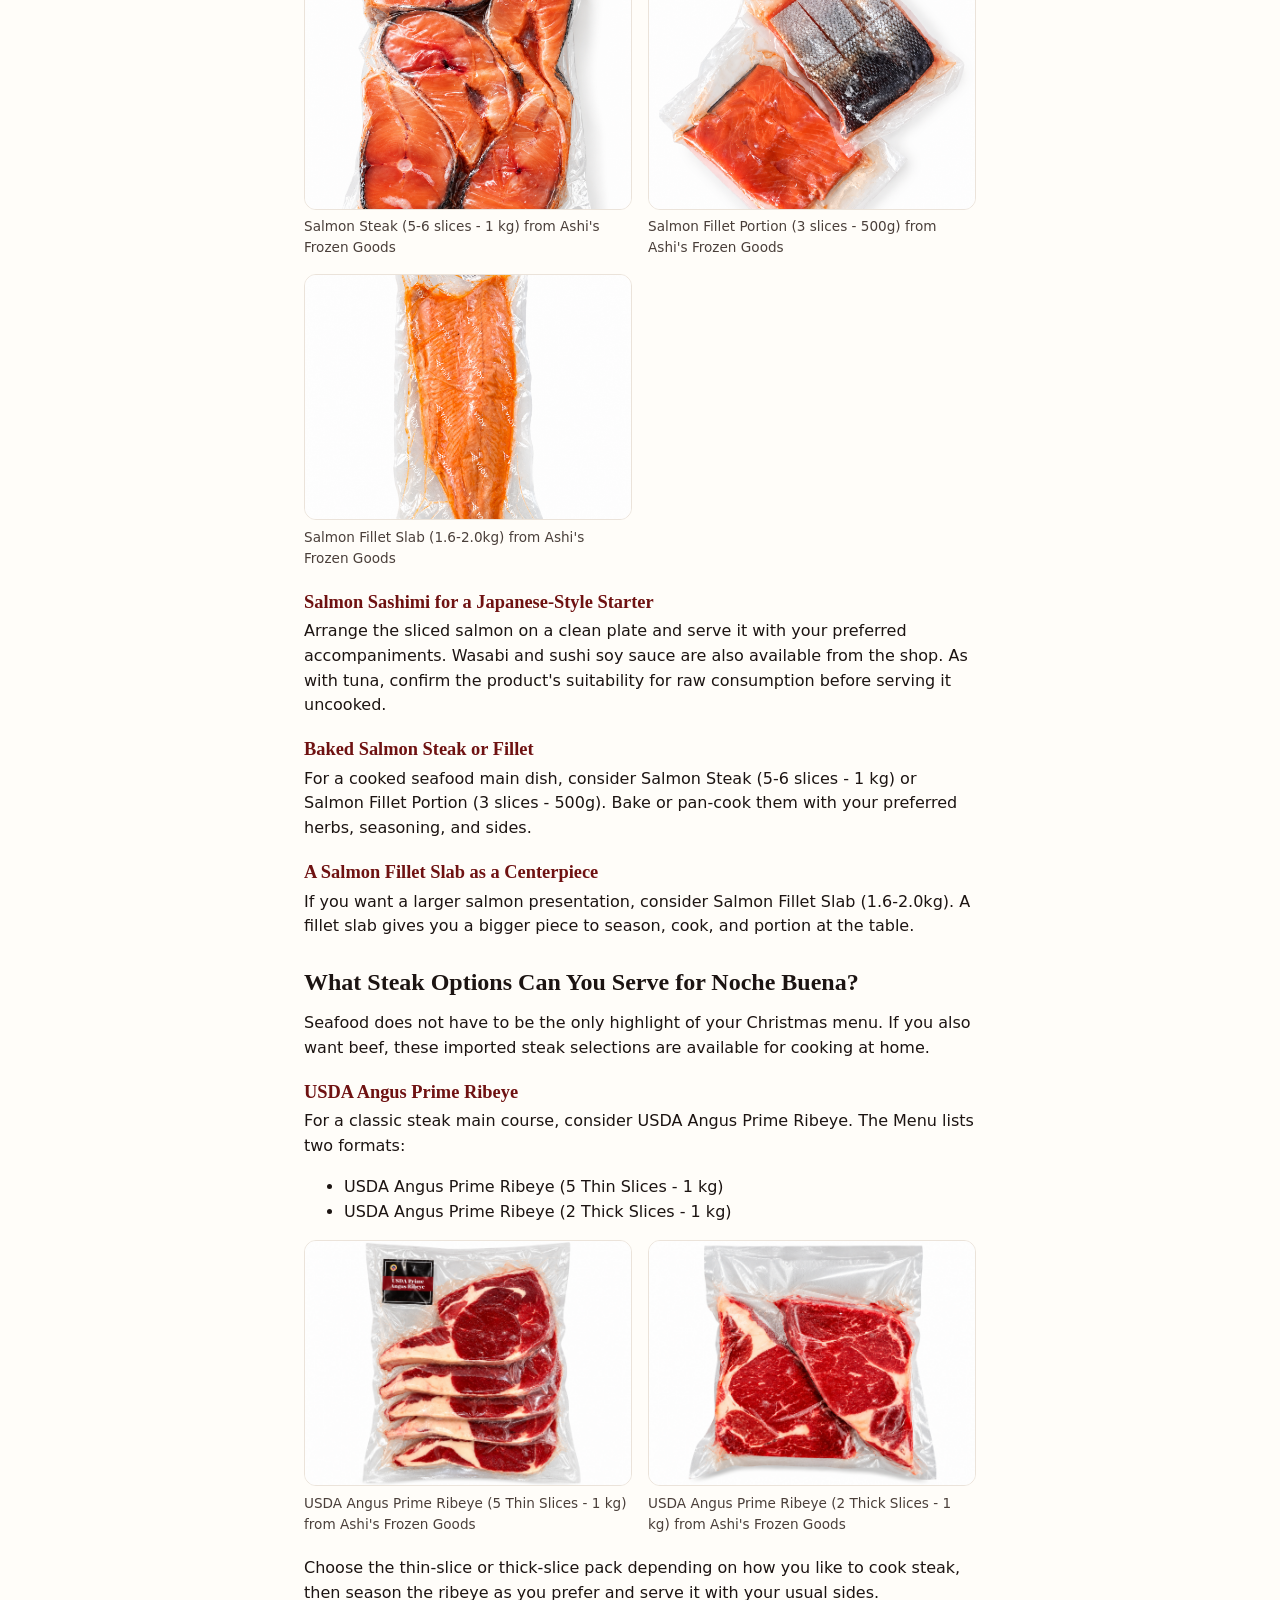
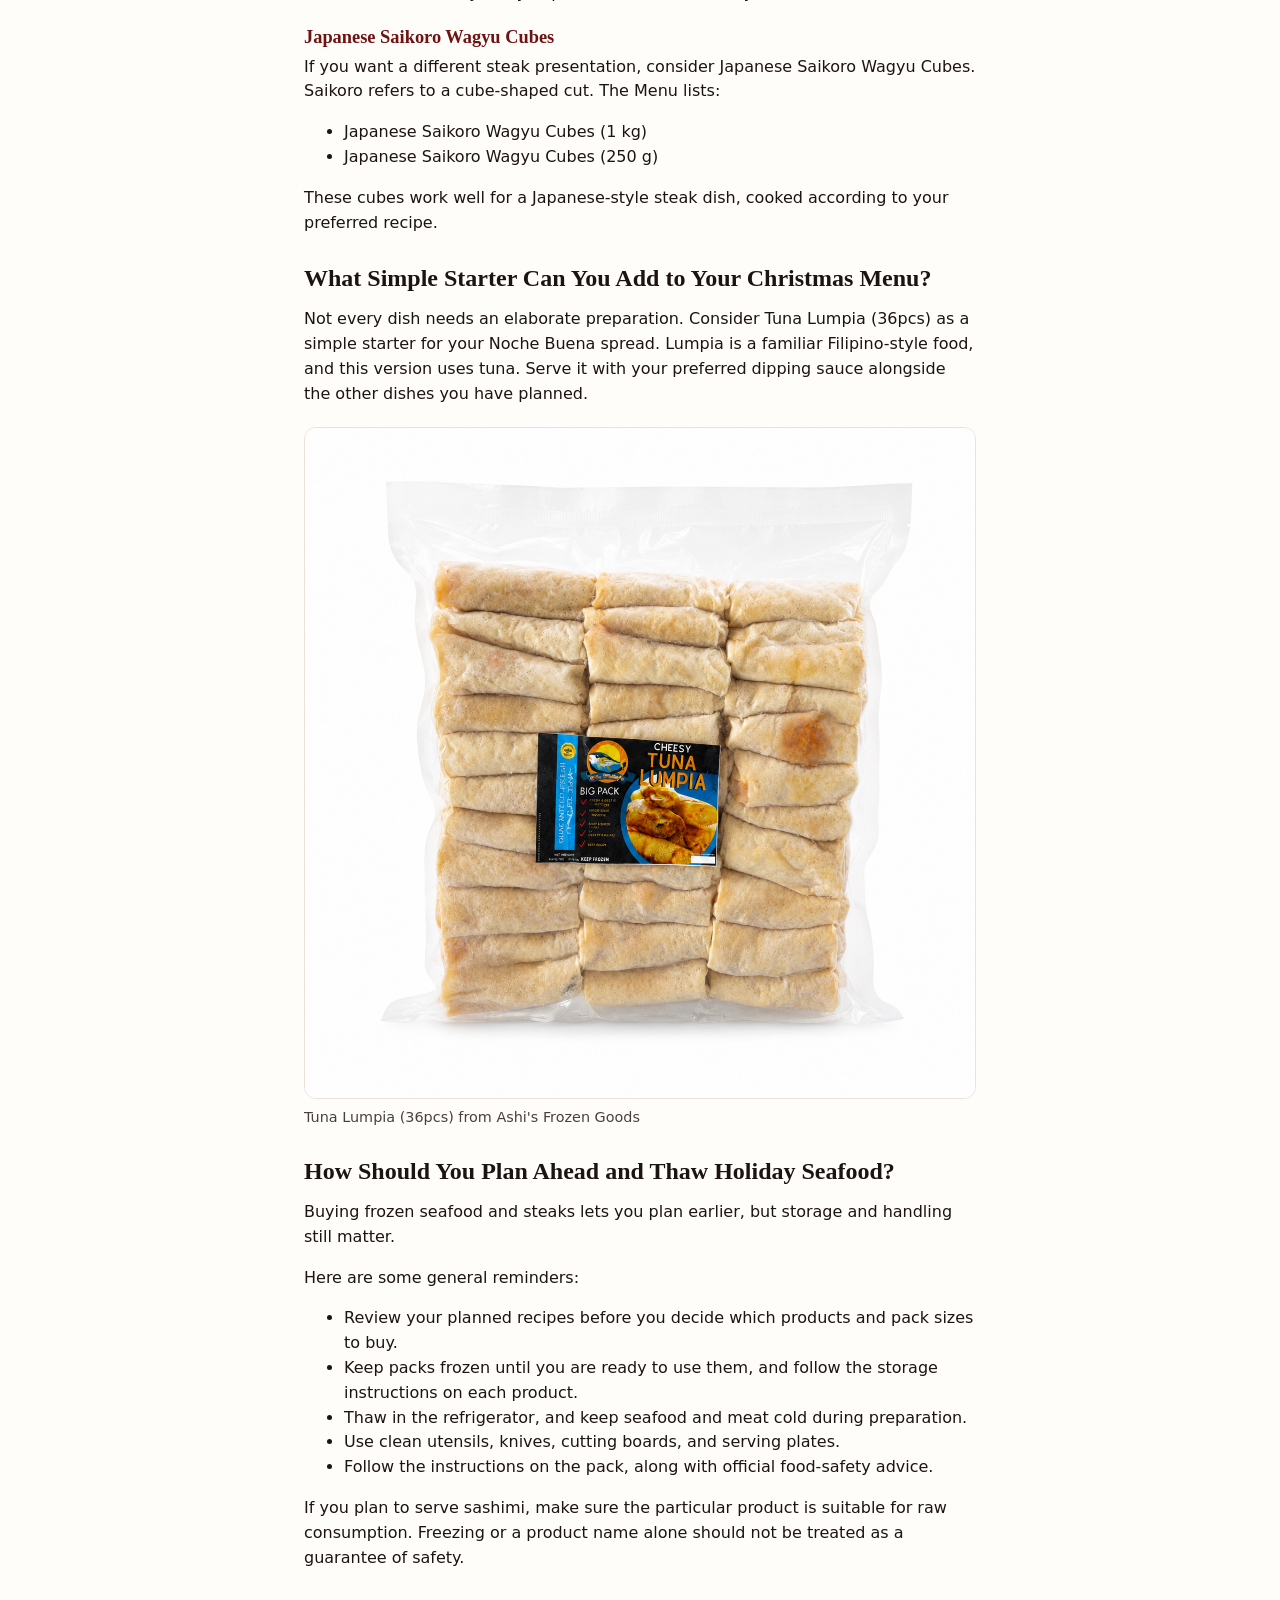
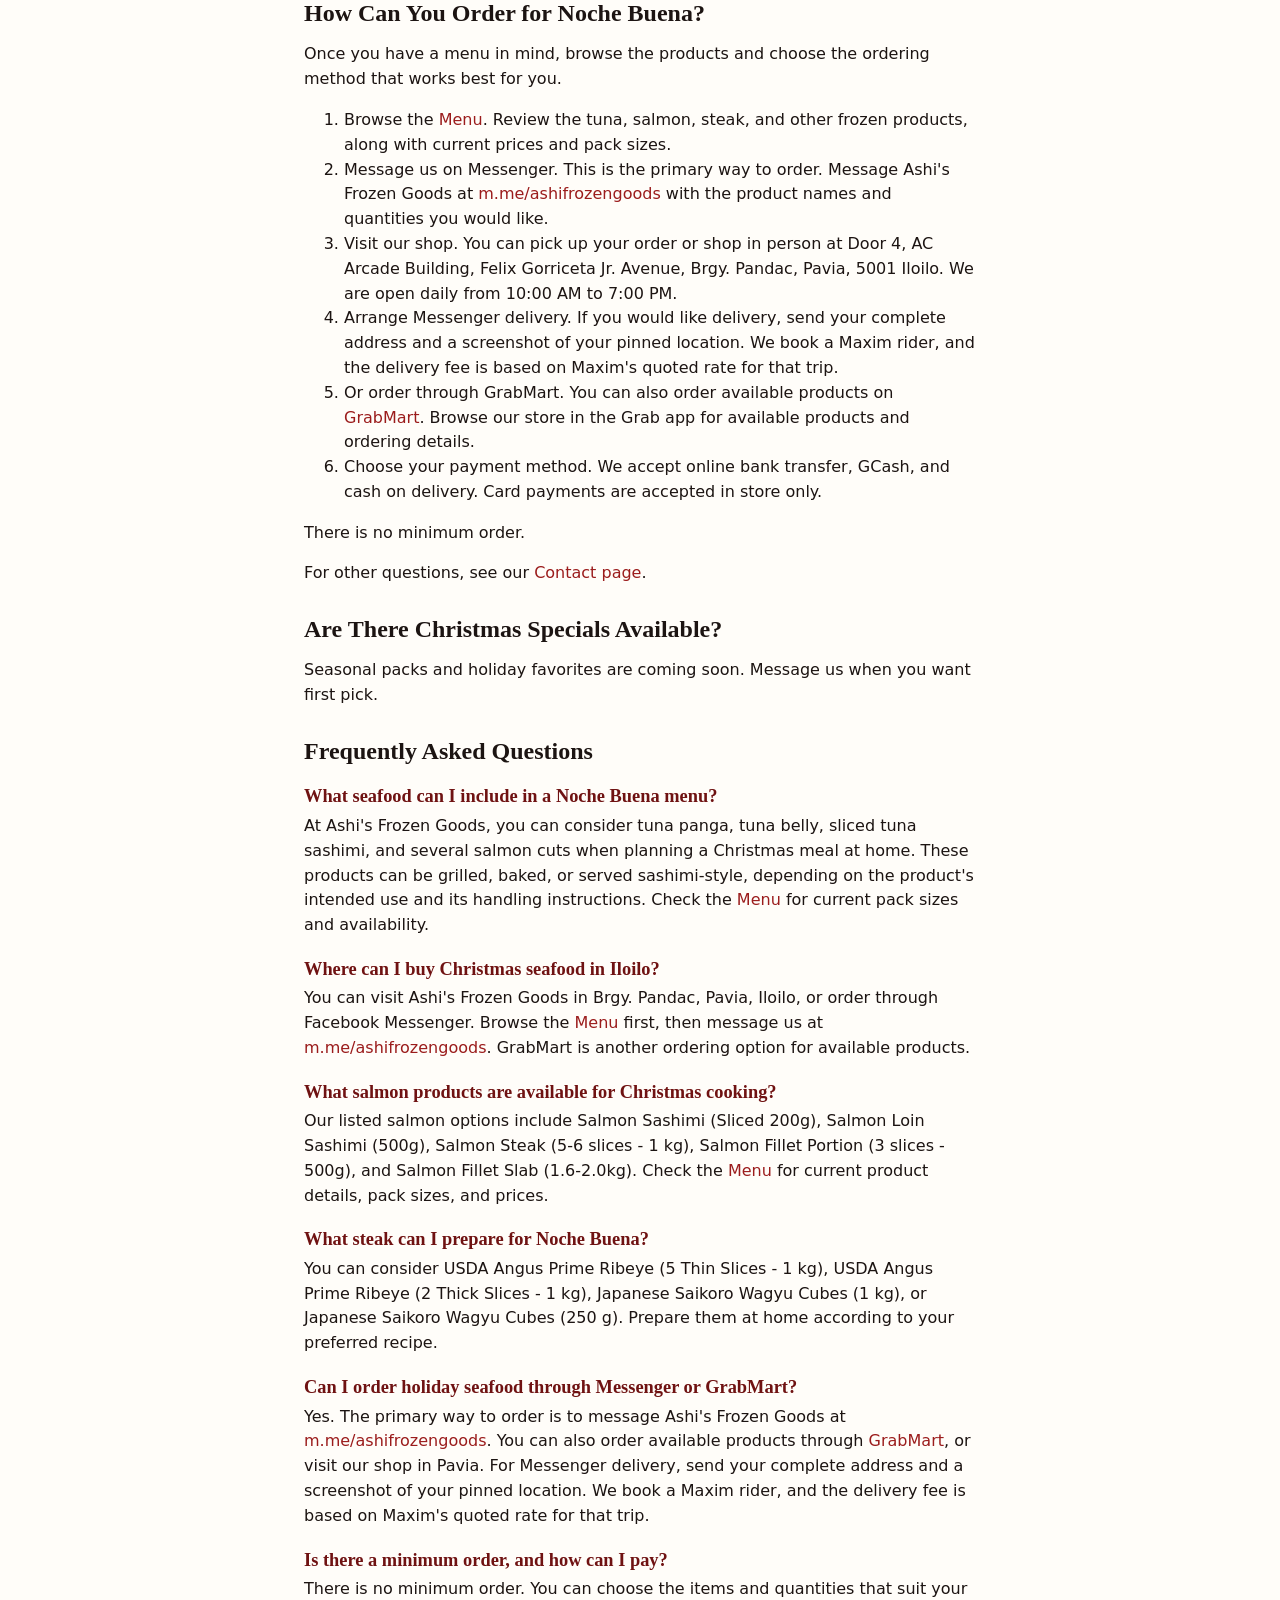
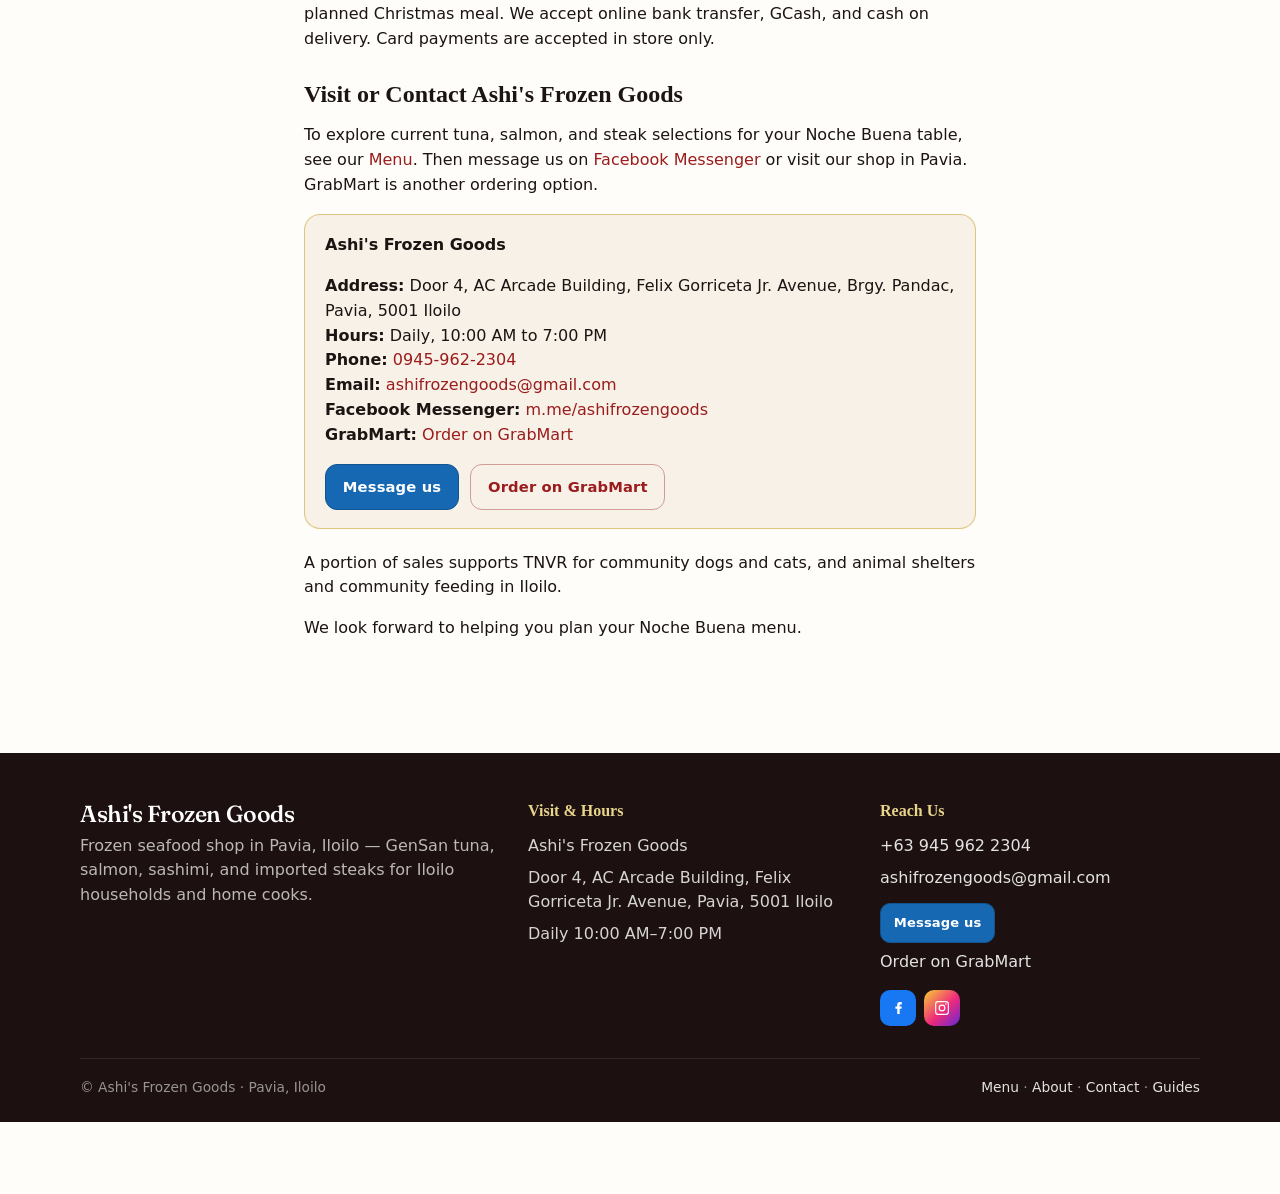
<file: guides/noche-buena-seafood-ideas/index.html>
<!DOCTYPE html>
<html lang="en">
<head>
  <!-- Google tag (gtag.js) -->
  <script async src="https://www.googletagmanager.com/gtag/js?id=G-BN500JFJYV"></script>
  <script>
    window.dataLayer = window.dataLayer || [];
    function gtag(){dataLayer.push(arguments);}
    gtag('js', new Date());
    gtag('config', 'G-BN500JFJYV');
  </script>
  <meta charset="utf-8">
  <meta name="viewport" content="width=device-width, initial-scale=1">
  <title>Noche Buena Seafood Ideas from a Pavia Frozen Shop | Ashi&#x27;s Frozen Goods</title>
  <meta name="description" content="Plan your Noche Buena menu with tuna, salmon and steak selections from Ashi's Frozen Goods in Pavia, Iloilo.">
  <link rel="canonical" href="https://ashifrozengoods.com/guides/noche-buena-seafood-ideas/">
  <meta property="og:title" content="Noche Buena Seafood Ideas from a Pavia Frozen Shop | Ashi's Frozen Goods">
  <meta property="og:description" content="Plan your Noche Buena menu with tuna, salmon and steak selections from Ashi's Frozen Goods in Pavia, Iloilo.">
  <meta property="og:url" content="https://ashifrozengoods.com/guides/noche-buena-seafood-ideas/">
  <meta property="og:image" content="https://ashifrozengoods.com/images/tuna-panga-regular.jpg">
  <meta property="og:type" content="article">
  <meta name="twitter:card" content="summary_large_image">
  <meta name="twitter:title" content="Noche Buena Seafood Ideas from a Pavia Frozen Shop | Ashi's Frozen Goods">
  <meta name="twitter:description" content="Plan your Noche Buena menu with tuna, salmon and steak selections from Ashi's Frozen Goods in Pavia, Iloilo.">
  <meta name="twitter:image" content="https://ashifrozengoods.com/images/tuna-panga-regular.jpg">
  <link rel="preconnect" href="https://fonts.googleapis.com">
  <link rel="preconnect" href="https://fonts.gstatic.com" crossorigin>
  <link href="https://fonts.googleapis.com/css2?family=Fraunces:opsz,wght@9..144,500;9..144,600&amp;display=swap" rel="stylesheet">
  <link rel="stylesheet" href="../../css/styles.css?v=guides3">
  <script type="application/ld+json">
  {
    "@context": "https://schema.org",
    "@graph": [
      {
        "@type": "Article",
        "headline": "Noche Buena Seafood Ideas from a Pavia Frozen Shop",
        "description": "Plan your Noche Buena menu with tuna, salmon and steak selections from Ashi's Frozen Goods in Pavia, Iloilo.",
        "datePublished": "2026-11-21",
        "dateModified": "2026-11-21",
        "image": [
          "https://ashifrozengoods.com/images/tuna-panga-regular.jpg",
          "https://ashifrozengoods.com/images/tuna-sashimi.jpg",
          "https://ashifrozengoods.com/images/salmon-sashimi.jpg"
        ],
        "mainEntityOfPage": "https://ashifrozengoods.com/guides/noche-buena-seafood-ideas/",
        "author": {
          "@type": "Organization",
          "name": "Ashi's Frozen Goods",
          "logo": {
            "@type": "ImageObject",
            "url": "https://ashifrozengoods.com/images/logo.png"
          }
        },
        "publisher": {
          "@type": "Organization",
          "name": "Ashi's Frozen Goods",
          "logo": {
            "@type": "ImageObject",
            "url": "https://ashifrozengoods.com/images/logo.png"
          }
        }
      },
      {
        "@type": "FAQPage",
        "mainEntity": [
          {
            "@type": "Question",
            "name": "What seafood can I include in a Noche Buena menu?",
            "acceptedAnswer": {
              "@type": "Answer",
              "text": "At Ashi's Frozen Goods, you can consider tuna panga, tuna belly, sliced tuna sashimi, and several salmon cuts when planning a Christmas meal at home. These products can be grilled, baked, or served sashimi-style, depending on the product's intended use and its handling instructions. Check the Menu for current pack sizes and availability."
            }
          },
          {
            "@type": "Question",
            "name": "Where can I buy Christmas seafood in Iloilo?",
            "acceptedAnswer": {
              "@type": "Answer",
              "text": "You can visit Ashi's Frozen Goods in Brgy. Pandac, Pavia, Iloilo, or order through Facebook Messenger. Browse the Menu first, then message us at m.me/ashifrozengoods. GrabMart is another ordering option for available products."
            }
          },
          {
            "@type": "Question",
            "name": "What salmon products are available for Christmas cooking?",
            "acceptedAnswer": {
              "@type": "Answer",
              "text": "Our listed salmon options include Salmon Sashimi (Sliced 200g), Salmon Loin Sashimi (500g), Salmon Steak (5-6 slices - 1 kg), Salmon Fillet Portion (3 slices - 500g), and Salmon Fillet Slab (1.6-2.0kg). Check the Menu for current product details, pack sizes, and prices."
            }
          },
          {
            "@type": "Question",
            "name": "What steak can I prepare for Noche Buena?",
            "acceptedAnswer": {
              "@type": "Answer",
              "text": "You can consider USDA Angus Prime Ribeye (5 Thin Slices - 1 kg), USDA Angus Prime Ribeye (2 Thick Slices - 1 kg), Japanese Saikoro Wagyu Cubes (1 kg), or Japanese Saikoro Wagyu Cubes (250 g). Prepare them at home according to your preferred recipe."
            }
          },
          {
            "@type": "Question",
            "name": "Can I order holiday seafood through Messenger or GrabMart?",
            "acceptedAnswer": {
              "@type": "Answer",
              "text": "Yes. The primary way to order is to message Ashi's Frozen Goods at m.me/ashifrozengoods. You can also order available products through GrabMart, or visit our shop in Pavia. For Messenger delivery, send your complete address and a screenshot of your pinned location. We book a Maxim rider, and the delivery fee is based on Maxim's quoted rate for that trip."
            }
          },
          {
            "@type": "Question",
            "name": "Is there a minimum order, and how can I pay?",
            "acceptedAnswer": {
              "@type": "Answer",
              "text": "There is no minimum order. You can choose the items and quantities that suit your planned Christmas meal. We accept online bank transfer, GCash, and cash on delivery. Card payments are accepted in store only."
            }
          }
        ]
      },
      {
        "@type": "BreadcrumbList",
        "itemListElement": [
          {"@type": "ListItem", "position": 1, "name": "Home", "item": "https://ashifrozengoods.com/"},
          {"@type": "ListItem", "position": 2, "name": "Guides", "item": "https://ashifrozengoods.com/guides/"},
          {"@type": "ListItem", "position": 3, "name": "Noche Buena Seafood Ideas from a Pavia Frozen Shop", "item": "https://ashifrozengoods.com/guides/noche-buena-seafood-ideas/"}
        ]
      }
    ]
  }
  </script>
</head>
<body>
  <header class="site-header">
    <div class="container header-inner">
      <a class="brand" href="../../">
        <img class="brand-logo" src="../../images/logo.png?v=domain1" alt="Ashi's Frozen Goods" width="48" height="48">
        <span class="brand-text">
          <span class="brand-name">Ashi's Frozen Goods</span>
          <span class="brand-tag">Pavia, Iloilo</span>
        </span>
      </a>
      <button class="nav-toggle" type="button" aria-label="Open menu" aria-expanded="false">
        <span></span><span></span><span></span>
      </button>
      <nav class="nav" aria-label="Primary">
        <a href="../../">Home</a>
        <a href="../../menu/">Menu</a>
        <a href="../../about/">About</a>
        <a href="../../contact/">Contact</a>
        <a href="../">Guides</a>
      </nav>
      <div class="header-actions">
        <a class="btn btn-messenger" href="https://m.me/ashifrozengoods" target="_blank" rel="noopener" aria-label="Message us on Messenger"><span class="btn-label-full">Message us</span><span class="btn-label-short">Messenger</span></a>
      </div>
    </div>
  </header>

  <main class="section">
    <article class="container prose">
      <p class="section-kicker">Guides</p>
      <h1>Noche Buena Seafood Ideas from a Pavia Frozen Shop</h1>

      <div class="guide-callout">
        <p class="guide-kicker">Quick answer</p>
        <p>Looking for Noche Buena seafood ideas in Iloilo? Ashi's Frozen Goods in Brgy. Pandac, Pavia, Iloilo, offers GenSan tuna, salmon, sashimi, and imported steaks for households planning a Christmas meal at home. You can choose grilled or baked tuna, a sashimi plate, baked salmon, or a steak main course, then check the Menu and message us to order.</p>
      </div>

      <div class="guide-takeaways">
        <h2>Key Takeaways</h2>
        <ul>
          <li>Tuna options for the holiday table include tuna panga, tuna belly, and sliced tuna sashimi.</li>
          <li>Salmon can be served as sashimi, baked steaks or fillets, or a fillet slab as a centerpiece.</li>
          <li>For a steak main course, consider USDA Angus Prime Ribeye or Japanese Saikoro Wagyu Cubes.</li>
          <li>Tuna Lumpia makes a simple starter, and wasabi and sushi soy sauce are available as sushi add-ons.</li>
          <li>Check the Menu for current prices and pack sizes, then message us on Messenger or visit the shop in Pavia. GrabMart is another ordering option.</li>
        </ul>
      </div>

      <h2>What Makes Frozen Seafood and Steaks Good Options for Noche Buena?</h2>
      <p>Frozen seafood and steaks give home cooks a way to shop earlier and thaw on their own schedule, instead of leaving every holiday choice until the last minute.</p>
      <p>A mix of tuna, salmon, and steak also gives you flexibility. You can plan a seafood starter, a baked or grilled main dish, and a steak option if you want beef on the table as well. Choose products that fit the recipes you already have in mind, then follow the storage and preparation instructions on each pack.</p>

      <h2>What Tuna Dishes Can You Prepare for Noche Buena?</h2>
      <p>Tuna works well for a holiday meal because different cuts suit different cooking styles, from grilled mains to a Japanese-style plate.</p>

      <h3>How Can You Prepare Tuna Panga for Christmas?</h3>
      <p>Tuna panga refers to the head and jaw area of the tuna. It is a cut many home cooks grill or bake for a shared main dish. The Menu lists:</p>
      <ul>
        <li>Tuna Panga (Regular)</li>
        <li>Tuna Panga Yellowfin</li>
        <li>Tuna Panga Bigeye</li>
      </ul>
      <div class="guide-products">
        <figure>
          <img src="../../images/tuna-panga-regular.jpg" alt="Tuna Panga (Regular) from Ashi's Frozen Goods" width="1254" height="1254" loading="lazy">
          <figcaption>Tuna Panga (Regular) from Ashi's Frozen Goods</figcaption>
        </figure>
        <figure>
          <img src="../../images/tuna-panga-yellowfin.jpg" alt="Tuna Panga Yellowfin from Ashi's Frozen Goods" width="1080" height="1350" loading="lazy">
          <figcaption>Tuna Panga Yellowfin from Ashi's Frozen Goods</figcaption>
        </figure>
        <figure>
          <img src="../../images/tuna-panga-bigeye.jpg" alt="Tuna Panga Bigeye from Ashi's Frozen Goods" width="1254" height="1254" loading="lazy">
          <figcaption>Tuna Panga Bigeye from Ashi's Frozen Goods</figcaption>
        </figure>
      </div>
      <p>Season it with your preferred marinade, then grill or bake it and serve it as part of the main meal.</p>

      <h3>What Can You Make with Tuna Belly?</h3>
      <p>Tuna belly is another cut to consider when you want a richer grilled or baked seafood dish. We carry Tuna Belly Yellowfin. You can cook it with your preferred seasoning and serve it with rice, vegetables, or the sides you already planned for Noche Buena.</p>
      <figure class="guide-figure">
        <img src="../../images/tuna-belly-yellowfin.jpg" alt="Tuna Belly Yellowfin from Ashi's Frozen Goods" width="1254" height="1254" loading="lazy">
        <figcaption>Tuna Belly Yellowfin from Ashi's Frozen Goods</figcaption>
      </figure>

      <h3>Can You Include Tuna Sashimi on Your Christmas Table?</h3>
      <p>If you enjoy Japanese-style dishes, a sashimi plate can add variety to the holiday spread. Tuna Sashimi (200g - Sliced) is a pre-sliced pack, so you do not need to cut a block yourself. Arrange the slices on a clean plate and pair them with wasabi and sushi soy sauce, which are available as sushi add-ons.</p>
      <figure class="guide-figure">
        <img src="../../images/tuna-sashimi.jpg" alt="Tuna Sashimi (200g - Sliced) from Ashi's Frozen Goods" width="1080" height="1350" loading="lazy">
        <figcaption>Tuna Sashimi (200g - Sliced) from Ashi's Frozen Goods</figcaption>
      </figure>
      <p>Sashimi is a Japanese-style way of serving sliced fish without cooking. The phrase sashimi-grade is commonly used in seafood retail, but it is not a universal certification or a guarantee that a product is safe to eat raw. Confirm that the specific product is suitable for that use, and follow its handling and storage instructions.</p>
      <p>For more on choosing tuna for sashimi at home, see our guide <a href="../sashimi-grade-tuna-iloilo/">Where to Buy Sashimi-Grade Tuna in Iloilo</a>.</p>

      <h2>What Salmon Dishes Can You Serve for Christmas?</h2>
      <p>Salmon is another option if you want something different from a purely tuna or beef spread. You can choose sliced sashimi, individual steaks or fillets, or a larger slab:</p>
      <ul>
        <li>Salmon Sashimi (Sliced 200g)</li>
        <li>Salmon Loin Sashimi (500g)</li>
        <li>Salmon Steak (5-6 slices - 1 kg)</li>
        <li>Salmon Fillet Portion (3 slices - 500g)</li>
        <li>Salmon Fillet Slab (1.6-2.0kg)</li>
      </ul>
      <div class="guide-products">
        <figure>
          <img src="../../images/salmon-sashimi.jpg" alt="Salmon Sashimi (Sliced 200g) from Ashi's Frozen Goods" width="1080" height="1350" loading="lazy">
          <figcaption>Salmon Sashimi (Sliced 200g) from Ashi's Frozen Goods</figcaption>
        </figure>
        <figure>
          <img src="../../images/salmon-loin-sashimi.jpg" alt="Salmon Loin Sashimi (500g) from Ashi's Frozen Goods" width="1080" height="1350" loading="lazy">
          <figcaption>Salmon Loin Sashimi (500g) from Ashi's Frozen Goods</figcaption>
        </figure>
        <figure>
          <img src="../../images/salmon-steak.jpg" alt="Salmon Steak (5-6 slices - 1 kg) from Ashi's Frozen Goods" width="1254" height="1254" loading="lazy">
          <figcaption>Salmon Steak (5-6 slices - 1 kg) from Ashi's Frozen Goods</figcaption>
        </figure>
        <figure>
          <img src="../../images/salmon-fillet-portion.jpg" alt="Salmon Fillet Portion (3 slices - 500g) from Ashi's Frozen Goods" width="1254" height="1254" loading="lazy">
          <figcaption>Salmon Fillet Portion (3 slices - 500g) from Ashi's Frozen Goods</figcaption>
        </figure>
        <figure>
          <img src="../../images/salmon-fillet-slab.jpg" alt="Salmon Fillet Slab (1.6-2.0kg) from Ashi's Frozen Goods" width="1254" height="1254" loading="lazy">
          <figcaption>Salmon Fillet Slab (1.6-2.0kg) from Ashi's Frozen Goods</figcaption>
        </figure>
      </div>

      <h3>Salmon Sashimi for a Japanese-Style Starter</h3>
      <p>Arrange the sliced salmon on a clean plate and serve it with your preferred accompaniments. Wasabi and sushi soy sauce are also available from the shop. As with tuna, confirm the product's suitability for raw consumption before serving it uncooked.</p>

      <h3>Baked Salmon Steak or Fillet</h3>
      <p>For a cooked seafood main dish, consider Salmon Steak (5-6 slices - 1 kg) or Salmon Fillet Portion (3 slices - 500g). Bake or pan-cook them with your preferred herbs, seasoning, and sides.</p>

      <h3>A Salmon Fillet Slab as a Centerpiece</h3>
      <p>If you want a larger salmon presentation, consider Salmon Fillet Slab (1.6-2.0kg). A fillet slab gives you a bigger piece to season, cook, and portion at the table.</p>

      <h2>What Steak Options Can You Serve for Noche Buena?</h2>
      <p>Seafood does not have to be the only highlight of your Christmas menu. If you also want beef, these imported steak selections are available for cooking at home.</p>

      <h3>USDA Angus Prime Ribeye</h3>
      <p>For a classic steak main course, consider USDA Angus Prime Ribeye. The Menu lists two formats:</p>
      <ul>
        <li>USDA Angus Prime Ribeye (5 Thin Slices - 1 kg)</li>
        <li>USDA Angus Prime Ribeye (2 Thick Slices - 1 kg)</li>
      </ul>
      <div class="guide-products">
        <figure>
          <img src="../../images/usda-ribeye-thin.jpg" alt="USDA Angus Prime Ribeye (5 Thin Slices - 1 kg) from Ashi's Frozen Goods" width="1448" height="1086" loading="lazy">
          <figcaption>USDA Angus Prime Ribeye (5 Thin Slices - 1 kg) from Ashi's Frozen Goods</figcaption>
        </figure>
        <figure>
          <img src="../../images/usda-ribeye-thick.jpg" alt="USDA Angus Prime Ribeye (2 Thick Slices - 1 kg) from Ashi's Frozen Goods" width="1448" height="1086" loading="lazy">
          <figcaption>USDA Angus Prime Ribeye (2 Thick Slices - 1 kg) from Ashi's Frozen Goods</figcaption>
        </figure>
      </div>
      <p>Choose the thin-slice or thick-slice pack depending on how you like to cook steak, then season the ribeye as you prefer and serve it with your usual sides.</p>

      <h3>Japanese Saikoro Wagyu Cubes</h3>
      <p>If you want a different steak presentation, consider Japanese Saikoro Wagyu Cubes. Saikoro refers to a cube-shaped cut. The Menu lists:</p>
      <ul>
        <li>Japanese Saikoro Wagyu Cubes (1 kg)</li>
        <li>Japanese Saikoro Wagyu Cubes (250 g)</li>
      </ul>
      <p>These cubes work well for a Japanese-style steak dish, cooked according to your preferred recipe.</p>

      <h2>What Simple Starter Can You Add to Your Christmas Menu?</h2>
      <p>Not every dish needs an elaborate preparation. Consider Tuna Lumpia (36pcs) as a simple starter for your Noche Buena spread. Lumpia is a familiar Filipino-style food, and this version uses tuna. Serve it with your preferred dipping sauce alongside the other dishes you have planned.</p>
      <figure class="guide-figure">
        <img src="../../images/tuna-lumpia.jpg" alt="Tuna Lumpia (36pcs) from Ashi's Frozen Goods" width="1254" height="1254" loading="lazy">
        <figcaption>Tuna Lumpia (36pcs) from Ashi's Frozen Goods</figcaption>
      </figure>

      <h2>How Should You Plan Ahead and Thaw Holiday Seafood?</h2>
      <p>Buying frozen seafood and steaks lets you plan earlier, but storage and handling still matter.</p>
      <p>Here are some general reminders:</p>
      <ul>
        <li>Review your planned recipes before you decide which products and pack sizes to buy.</li>
        <li>Keep packs frozen until you are ready to use them, and follow the storage instructions on each product.</li>
        <li>Thaw in the refrigerator, and keep seafood and meat cold during preparation.</li>
        <li>Use clean utensils, knives, cutting boards, and serving plates.</li>
        <li>Follow the instructions on the pack, along with official food-safety advice.</li>
      </ul>
      <p>If you plan to serve sashimi, make sure the particular product is suitable for raw consumption. Freezing or a product name alone should not be treated as a guarantee of safety.</p>

      <h2>How Can You Order for Noche Buena?</h2>
      <p>Once you have a menu in mind, browse the products and choose the ordering method that works best for you.</p>
      <ol>
        <li>Browse the <a href="../../menu/">Menu</a>. Review the tuna, salmon, steak, and other frozen products, along with current prices and pack sizes.</li>
        <li>Message us on Messenger. This is the primary way to order. Message Ashi's Frozen Goods at <a href="https://m.me/ashifrozengoods" target="_blank" rel="noopener">m.me/ashifrozengoods</a> with the product names and quantities you would like.</li>
        <li>Visit our shop. You can pick up your order or shop in person at Door 4, AC Arcade Building, Felix Gorriceta Jr. Avenue, Brgy. Pandac, Pavia, 5001 Iloilo. We are open daily from 10:00 AM to 7:00 PM.</li>
        <li>Arrange Messenger delivery. If you would like delivery, send your complete address and a screenshot of your pinned location. We book a Maxim rider, and the delivery fee is based on Maxim's quoted rate for that trip.</li>
        <li>Or order through GrabMart. You can also order available products on <a href="https://r.grab.com/o/6n6B3mAr" target="_blank" rel="noopener">GrabMart</a>. Browse our store in the Grab app for available products and ordering details.</li>
        <li>Choose your payment method. We accept online bank transfer, GCash, and cash on delivery. Card payments are accepted in store only.</li>
      </ol>
      <p>There is no minimum order.</p>
      <p>For other questions, see our <a href="../../contact/">Contact page</a>.</p>

      <h2>Are There Christmas Specials Available?</h2>
      <p>Seasonal packs and holiday favorites are coming soon. Message us when you want first pick.</p>

      <h2>Frequently Asked Questions</h2>
      <h3>What seafood can I include in a Noche Buena menu?</h3>
      <p>At Ashi's Frozen Goods, you can consider tuna panga, tuna belly, sliced tuna sashimi, and several salmon cuts when planning a Christmas meal at home. These products can be grilled, baked, or served sashimi-style, depending on the product's intended use and its handling instructions. Check the <a href="../../menu/">Menu</a> for current pack sizes and availability.</p>
      <h3>Where can I buy Christmas seafood in Iloilo?</h3>
      <p>You can visit Ashi's Frozen Goods in Brgy. Pandac, Pavia, Iloilo, or order through Facebook Messenger. Browse the <a href="../../menu/">Menu</a> first, then message us at <a href="https://m.me/ashifrozengoods" target="_blank" rel="noopener">m.me/ashifrozengoods</a>. GrabMart is another ordering option for available products.</p>
      <h3>What salmon products are available for Christmas cooking?</h3>
      <p>Our listed salmon options include Salmon Sashimi (Sliced 200g), Salmon Loin Sashimi (500g), Salmon Steak (5-6 slices - 1 kg), Salmon Fillet Portion (3 slices - 500g), and Salmon Fillet Slab (1.6-2.0kg). Check the <a href="../../menu/">Menu</a> for current product details, pack sizes, and prices.</p>
      <h3>What steak can I prepare for Noche Buena?</h3>
      <p>You can consider USDA Angus Prime Ribeye (5 Thin Slices - 1 kg), USDA Angus Prime Ribeye (2 Thick Slices - 1 kg), Japanese Saikoro Wagyu Cubes (1 kg), or Japanese Saikoro Wagyu Cubes (250 g). Prepare them at home according to your preferred recipe.</p>
      <h3>Can I order holiday seafood through Messenger or GrabMart?</h3>
      <p>Yes. The primary way to order is to message Ashi's Frozen Goods at <a href="https://m.me/ashifrozengoods" target="_blank" rel="noopener">m.me/ashifrozengoods</a>. You can also order available products through <a href="https://r.grab.com/o/6n6B3mAr" target="_blank" rel="noopener">GrabMart</a>, or visit our shop in Pavia. For Messenger delivery, send your complete address and a screenshot of your pinned location. We book a Maxim rider, and the delivery fee is based on Maxim's quoted rate for that trip.</p>
      <h3>Is there a minimum order, and how can I pay?</h3>
      <p>There is no minimum order. You can choose the items and quantities that suit your planned Christmas meal. We accept online bank transfer, GCash, and cash on delivery. Card payments are accepted in store only.</p>

      <h2>Visit or Contact Ashi's Frozen Goods</h2>
      <p>To explore current tuna, salmon, and steak selections for your Noche Buena table, see our <a href="../../menu/">Menu</a>. Then message us on <a href="https://m.me/ashifrozengoods" target="_blank" rel="noopener">Facebook Messenger</a> or visit our shop in Pavia. GrabMart is another ordering option.</p>

      <div class="guide-nap">
        <p><strong>Ashi's Frozen Goods</strong></p>
        <p><strong>Address:</strong> Door 4, AC Arcade Building, Felix Gorriceta Jr. Avenue, Brgy. Pandac, Pavia, 5001 Iloilo<br>
        <strong>Hours:</strong> Daily, 10:00 AM to 7:00 PM<br>
        <strong>Phone:</strong> <a href="tel:+639459622304">0945-962-2304</a><br>
        <strong>Email:</strong> <a href="mailto:ashifrozengoods@gmail.com">ashifrozengoods@gmail.com</a><br>
        <strong>Facebook Messenger:</strong> <a href="https://m.me/ashifrozengoods" target="_blank" rel="noopener">m.me/ashifrozengoods</a><br>
        <strong>GrabMart:</strong> <a href="https://r.grab.com/o/6n6B3mAr" target="_blank" rel="noopener">Order on GrabMart</a></p>
        <p class="hero-actions">
          <a class="btn btn-messenger" href="https://m.me/ashifrozengoods" target="_blank" rel="noopener" aria-label="Message us on Messenger">Message us</a>
          <a class="btn btn-outline" href="https://r.grab.com/o/6n6B3mAr" target="_blank" rel="noopener">Order on GrabMart</a>
        </p>
      </div>
      <p>A portion of sales supports TNVR for community dogs and cats, and animal shelters and community feeding in Iloilo.</p>
      <p>We look forward to helping you plan your Noche Buena menu.</p>
    </article>
  </main>

  <footer class="site-footer">
    <div class="container footer-grid">
      <div class="footer-brand">
        <span class="brand-name">Ashi's Frozen Goods</span>
        <p>Frozen seafood shop in Pavia, Iloilo — GenSan tuna, salmon, sashimi, and imported steaks for Iloilo households and home cooks.</p>
      </div>
      <div>
        <h3>Visit &amp; Hours</h3>
        <ul class="footer-list">
          <li>Ashi's Frozen Goods</li>
          <li>Door 4, AC Arcade Building, Felix Gorriceta Jr. Avenue, Pavia, 5001 Iloilo</li>
          <li>Daily 10:00 AM–7:00 PM</li>
        </ul>
      </div>
      <div>
        <h3>Reach Us</h3>
        <ul class="footer-list">
          <li><a href="tel:+639459622304">+63 945 962 2304</a></li>
          <li><a href="mailto:ashifrozengoods@gmail.com">ashifrozengoods@gmail.com</a></li>
          <li><a class="btn btn-messenger btn-sm" href="https://m.me/ashifrozengoods" target="_blank" rel="noopener" aria-label="Message us on Messenger" style="width:auto;display:inline-flex;margin-top:0.35rem;">Message us</a></li>
          <li><a href="https://r.grab.com/o/6n6B3mAr" target="_blank" rel="noopener">Order on GrabMart</a></li>
          <li class="social-links"><a class="social-link social-facebook" href="https://www.facebook.com/ashifrozengoods" target="_blank" rel="noopener" aria-label="Facebook"><svg viewBox="0 0 24 24" aria-hidden="true" focusable="false"><path fill="currentColor" d="M14.5 4H17v3.2h-2.1c-.5 0-.7.3-.7.8V10H17l-.4 3.1h-2.4V20h-3.2v-6.9H8.5V10h2.5V7.4C11 5.2 12.2 4 14.5 4z"/></svg></a><a class="social-link social-instagram" href="https://www.instagram.com/ashifrozengoods/" target="_blank" rel="noopener" aria-label="Instagram"><svg viewBox="0 0 24 24" aria-hidden="true" focusable="false"><path fill="currentColor" d="M12 7.4A4.6 4.6 0 1 0 12 16.6 4.6 4.6 0 0 0 12 7.4zm0 7.6a3 3 0 1 1 0-6 3 3 0 0 1 0 6z"/><path fill="currentColor" d="M17.3 2.8H6.7A3.9 3.9 0 0 0 2.8 6.7v10.6a3.9 3.9 0 0 0 3.9 3.9h10.6a3.9 3.9 0 0 0 3.9-3.9V6.7a3.9 3.9 0 0 0-3.9-3.9zm2.4 14.5a2.4 2.4 0 0 1-2.4 2.4H6.7a2.4 2.4 0 0 1-2.4-2.4V6.7a2.4 2.4 0 0 1 2.4-2.4h10.6a2.4 2.4 0 0 1 2.4 2.4v10.6z"/><circle cx="17.2" cy="6.8" r="1" fill="currentColor"/></svg></a></li>
        </ul>
      </div>
    </div>
    <div class="container footer-bottom">
      <span>© Ashi's Frozen Goods · Pavia, Iloilo</span>
      <span><a href="../../menu/">Menu</a> · <a href="../../about/">About</a> · <a href="../../contact/">Contact</a> · <a href="../">Guides</a></span>
    </div>
  </footer>
  <a class="messenger-fab" href="https://m.me/ashifrozengoods" target="_blank" rel="noopener" aria-label="Message us on Messenger">
    <span class="messenger-fab-icon" aria-hidden="true">Messenger</span>
    <span class="messenger-fab-label">Message us</span>
  </a>
  <script src="../../js/main.js?v=deliverybox1"></script>
</body>
</html>
</file>
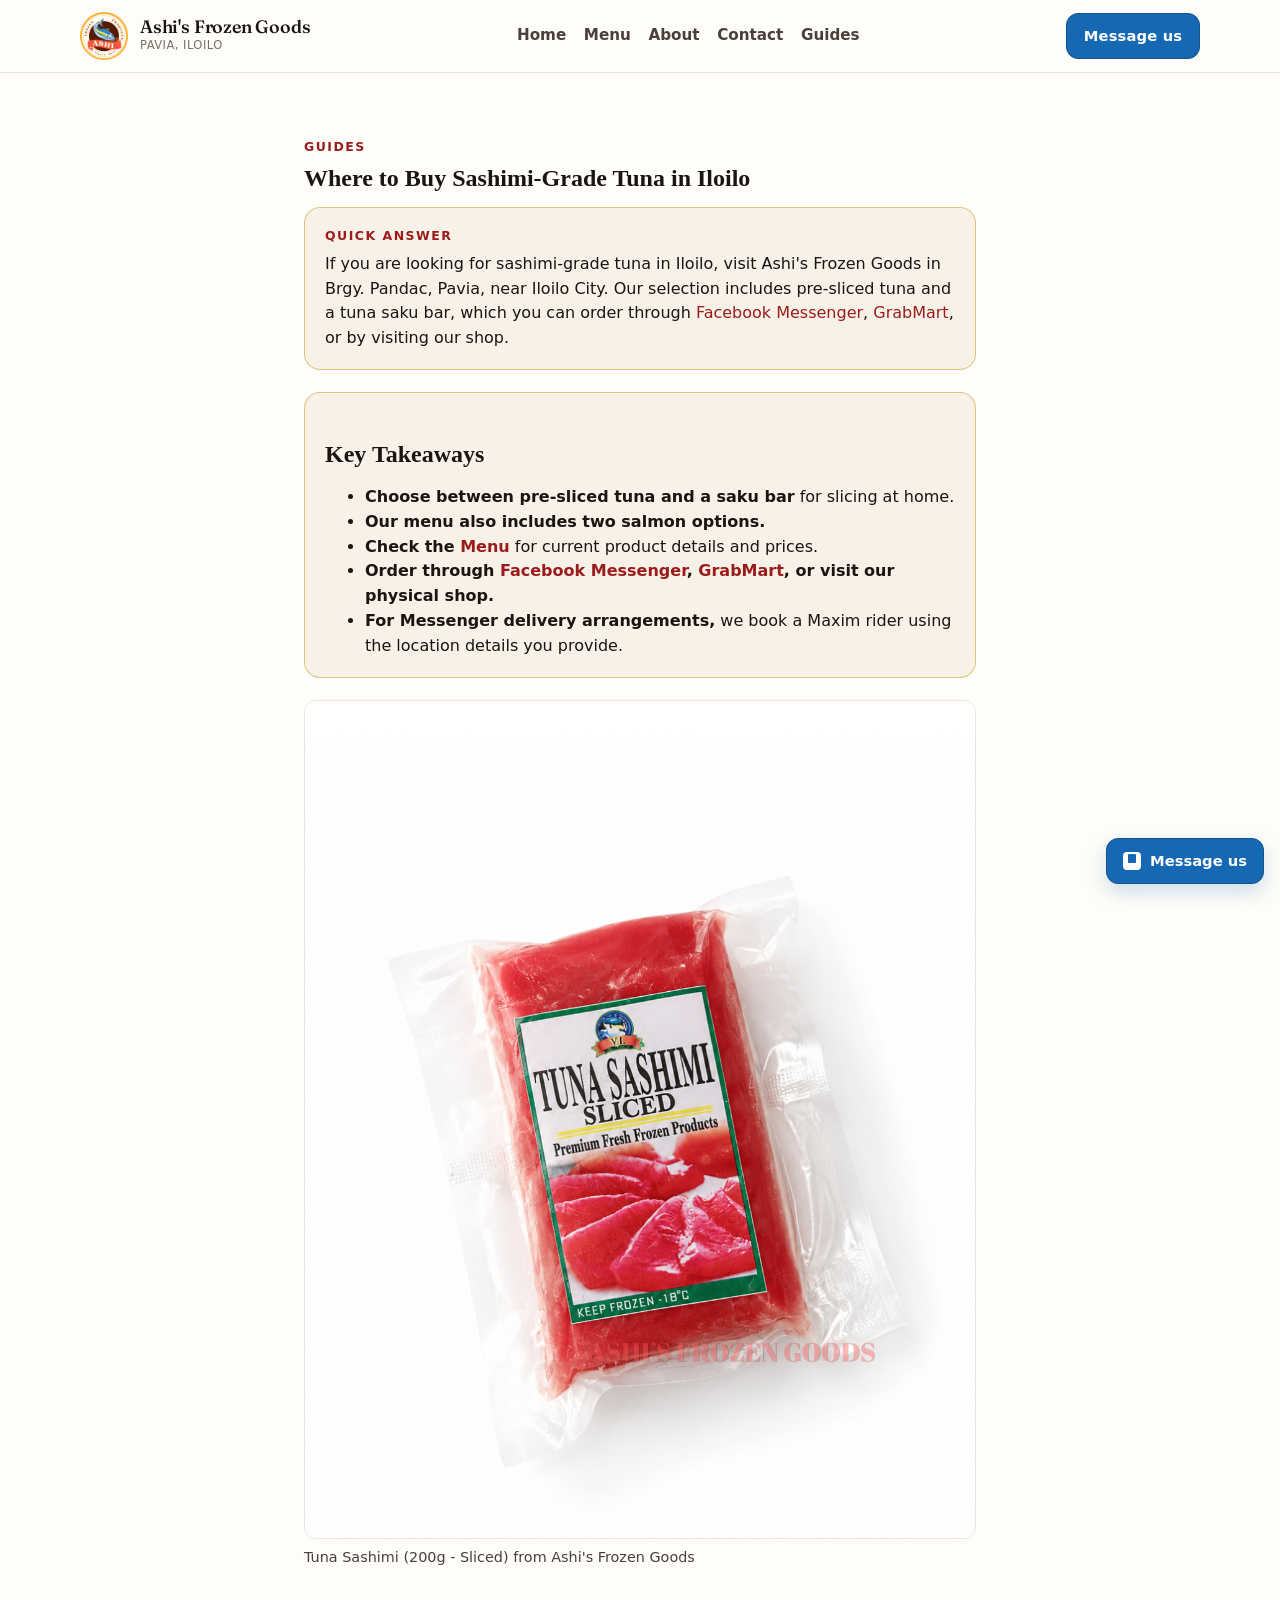
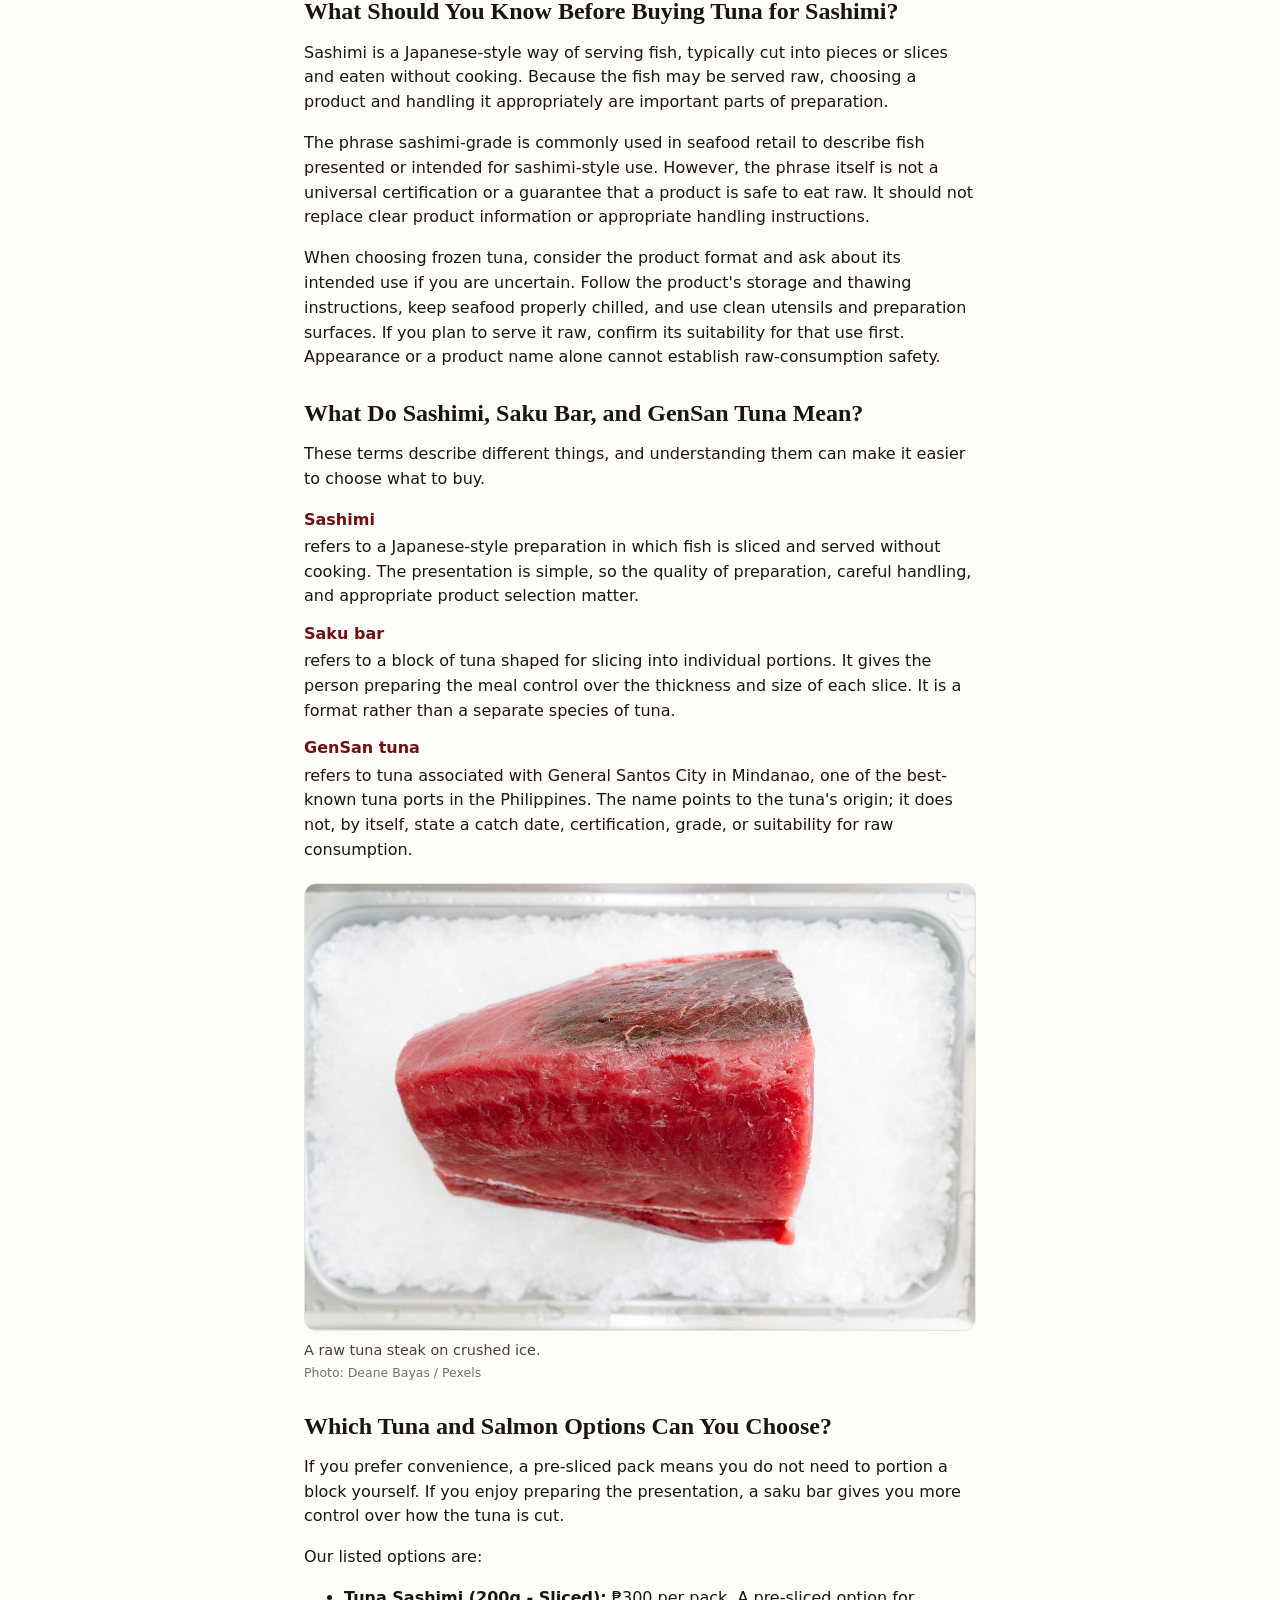
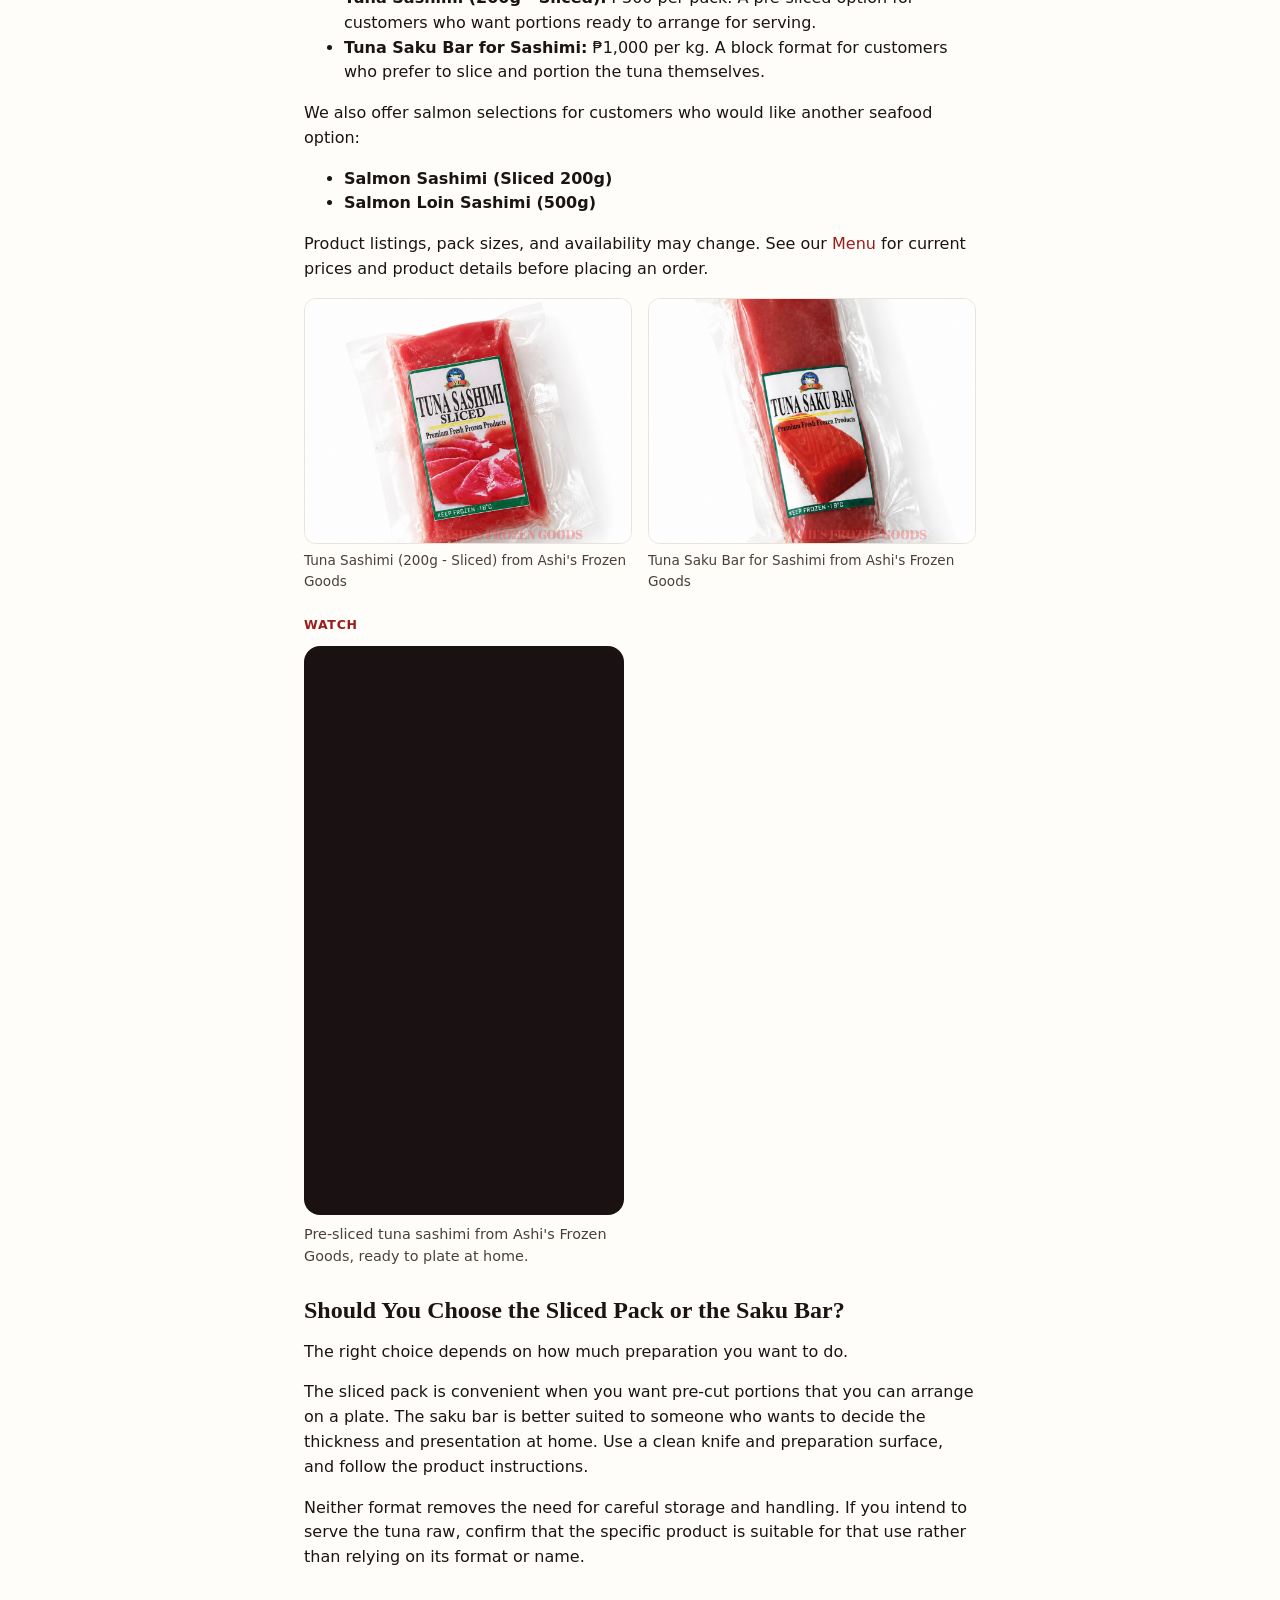
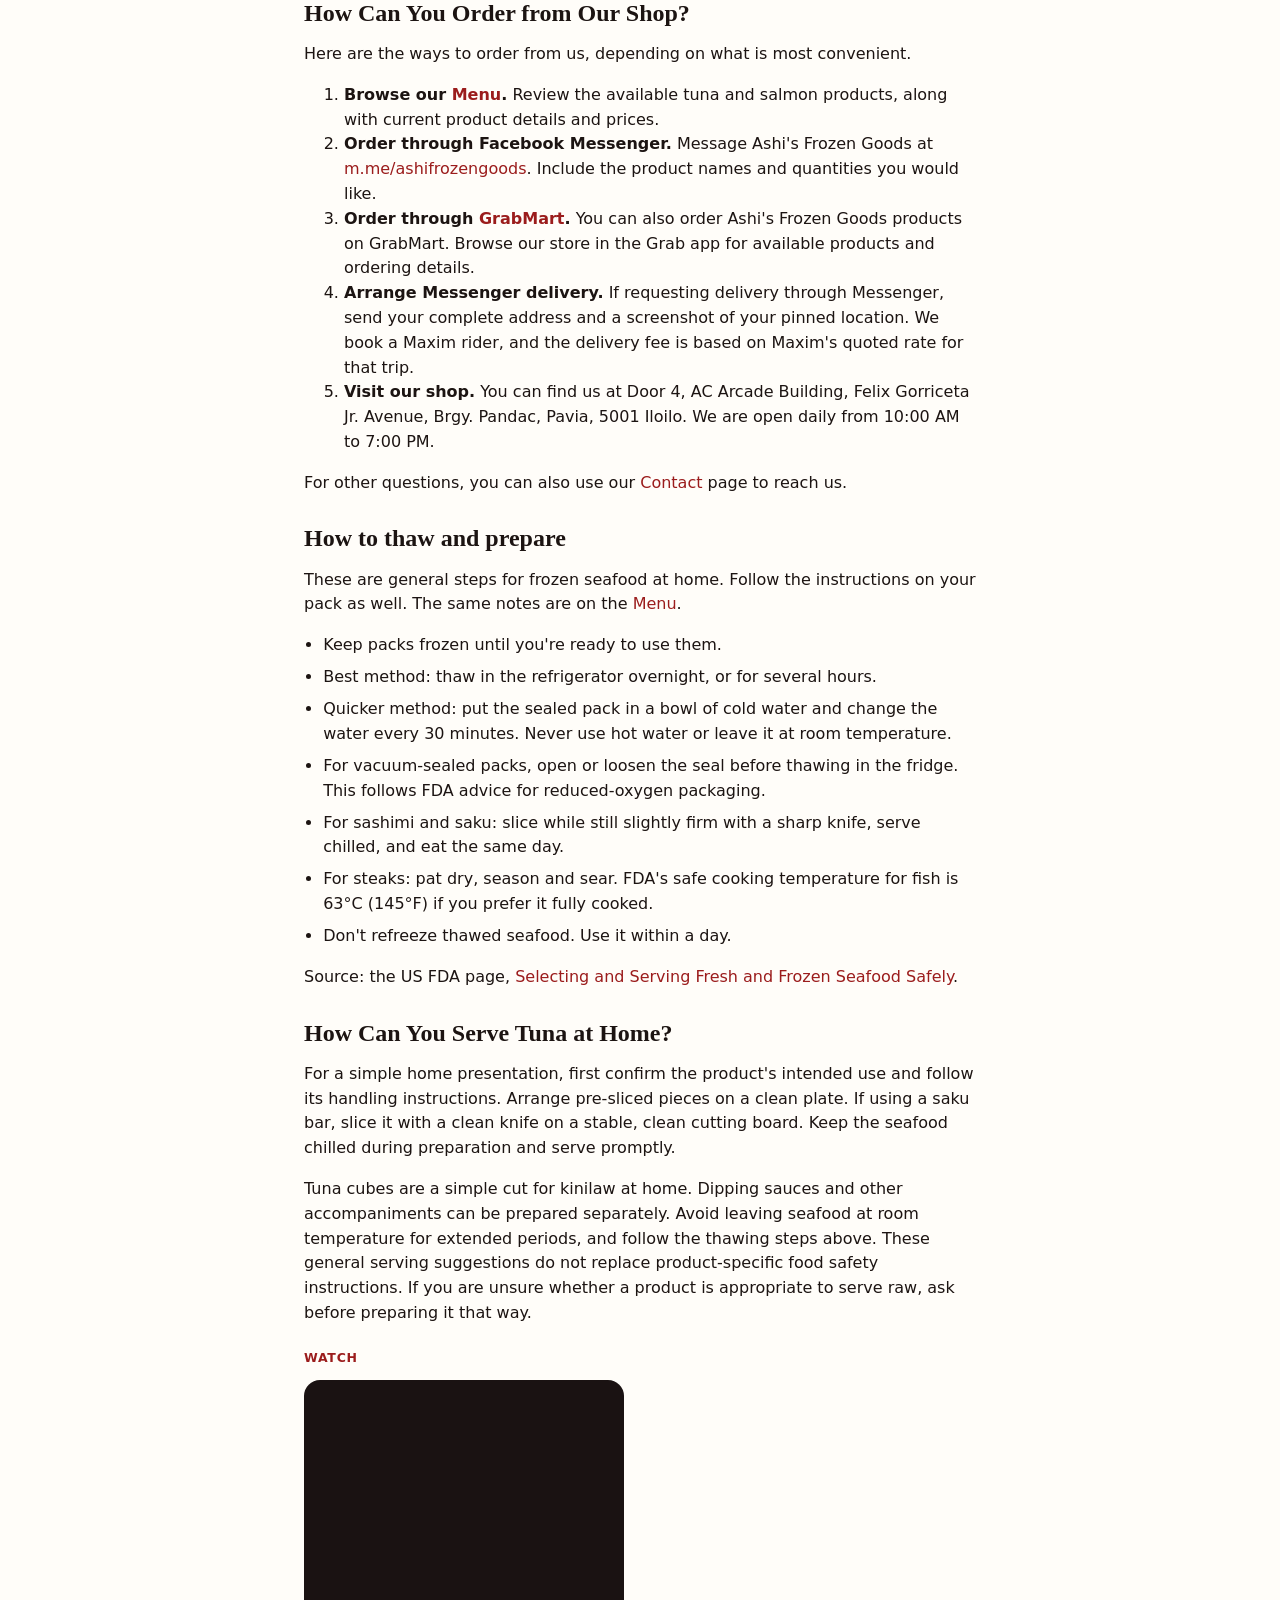
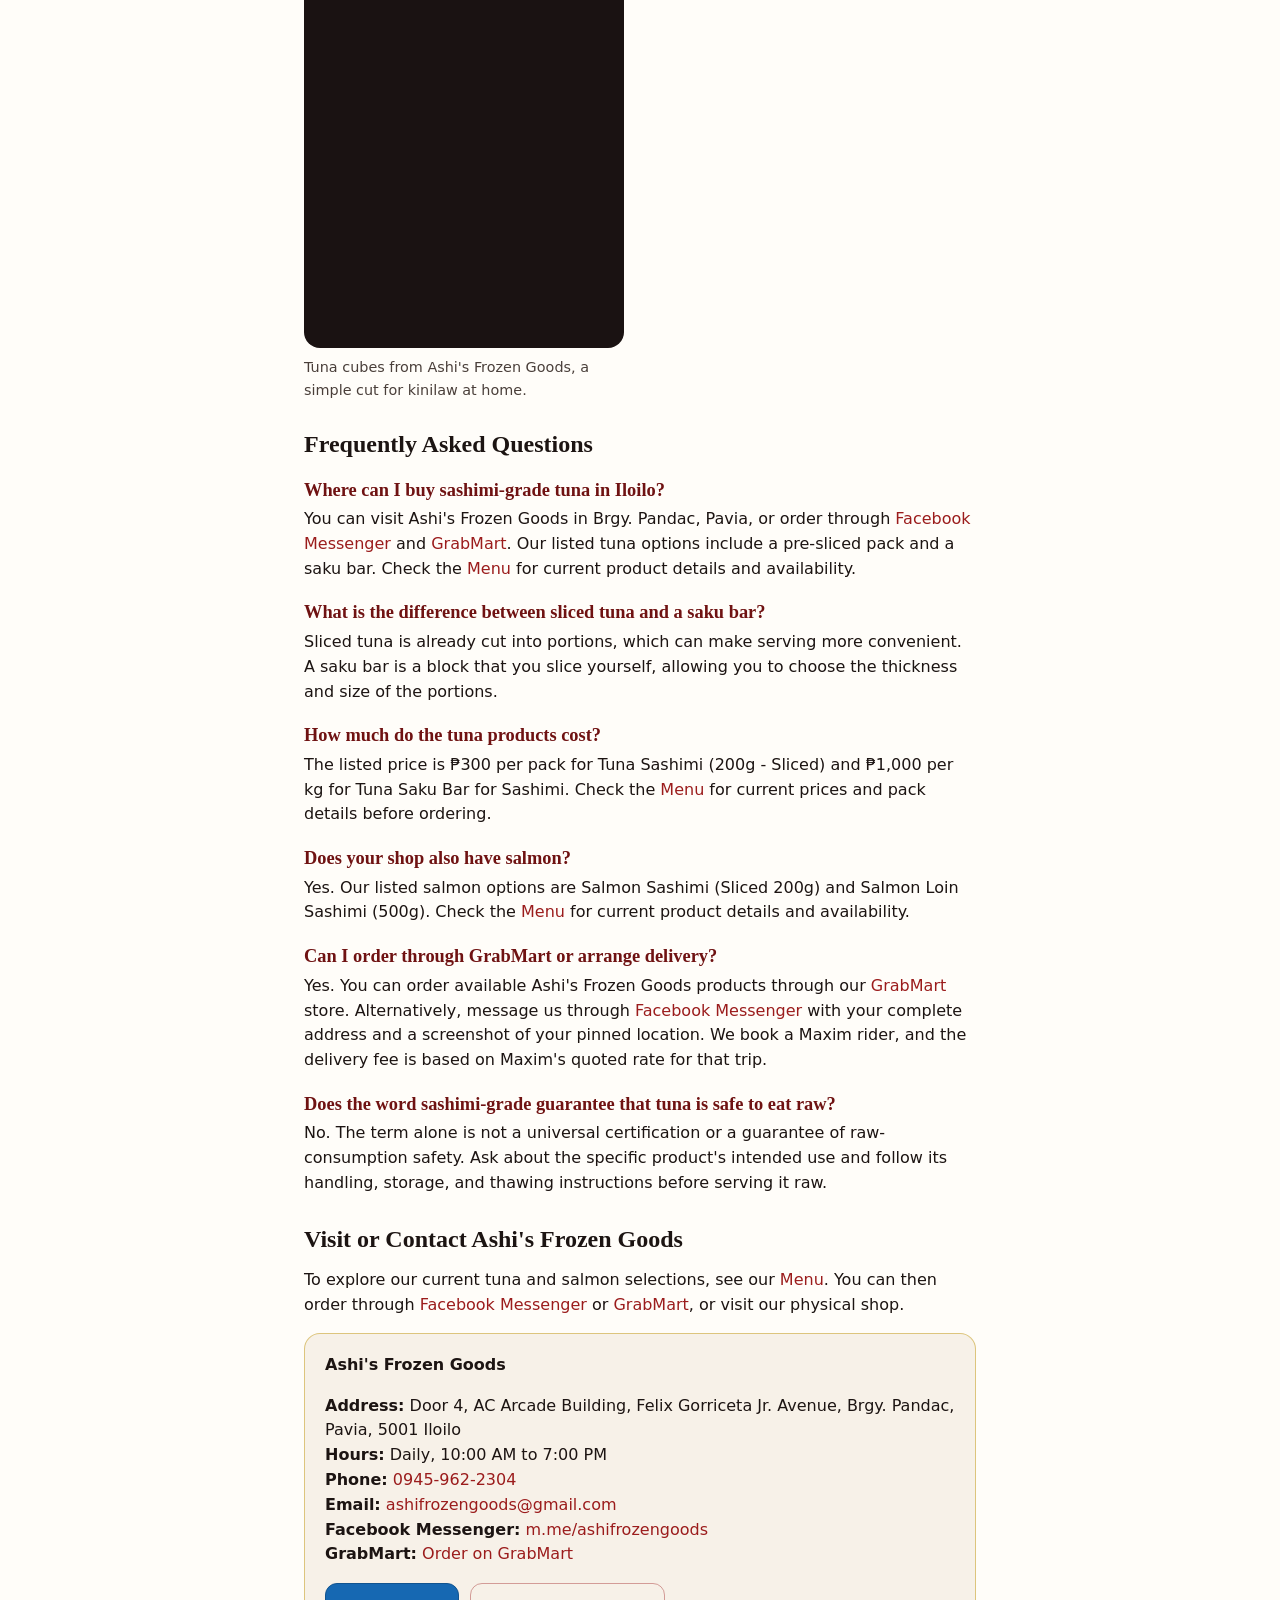
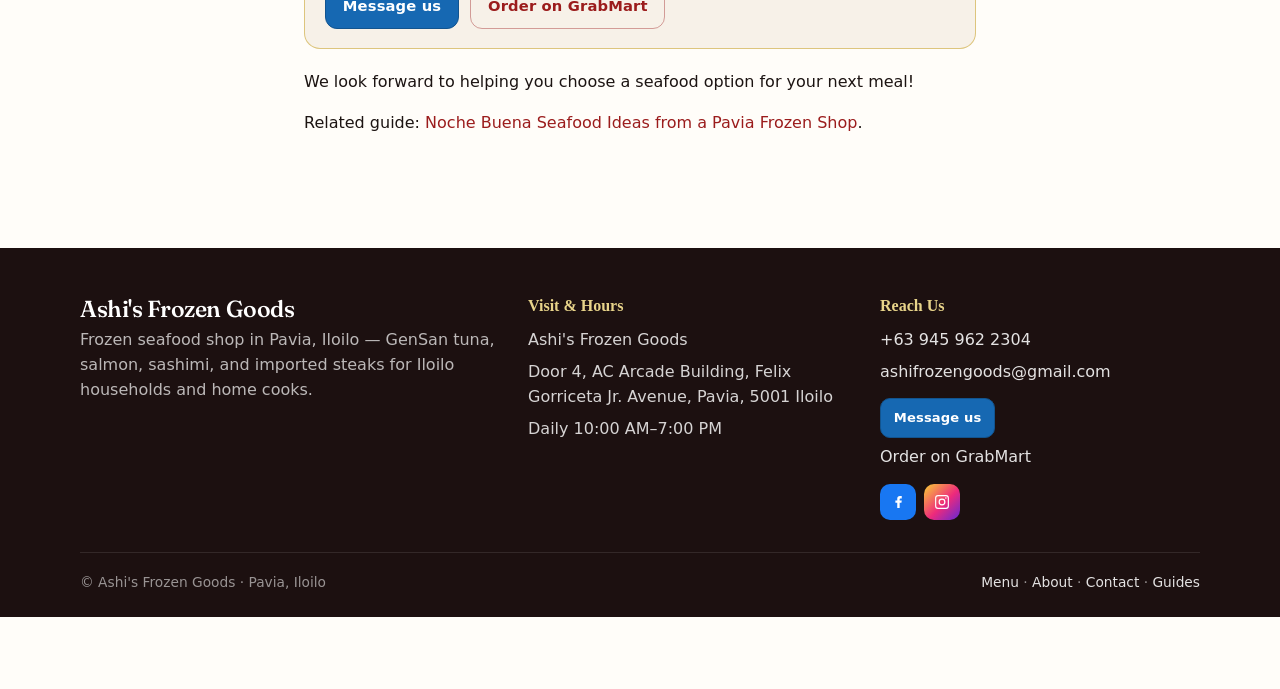
<file: guides/sashimi-grade-tuna-iloilo/index.html>
<!DOCTYPE html>
<html lang="en">
<head>
  <!-- Google tag (gtag.js) -->
  <script async src="https://www.googletagmanager.com/gtag/js?id=G-BN500JFJYV"></script>
  <script>
    window.dataLayer = window.dataLayer || [];
    function gtag(){dataLayer.push(arguments);}
    gtag('js', new Date());
    gtag('config', 'G-BN500JFJYV');
  </script>
  <meta charset="utf-8">
  <meta name="viewport" content="width=device-width, initial-scale=1">
  <title>Where to Buy Sashimi-Grade Tuna in Iloilo | Ashi&#x27;s Frozen Goods</title>
  <meta name="description" content="Where to buy sashimi-grade tuna in Iloilo: Ashi's Frozen Goods in Pavia has pre-sliced tuna and saku bars. Order via Messenger, GrabMart, or visit our shop.">
  <link rel="canonical" href="https://ashifrozengoods.com/guides/sashimi-grade-tuna-iloilo/">
  <meta property="og:title" content="Where to Buy Sashimi-Grade Tuna in Iloilo | Ashi's Frozen Goods">
  <meta property="og:description" content="Where to buy sashimi-grade tuna in Iloilo: Ashi's Frozen Goods in Pavia has pre-sliced tuna and saku bars. Order via Messenger, GrabMart, or visit our shop.">
  <meta property="og:url" content="https://ashifrozengoods.com/guides/sashimi-grade-tuna-iloilo/">
  <meta property="og:image" content="https://ashifrozengoods.com/images/hero-storefront.jpg">
  <meta property="og:type" content="article">
  <meta name="twitter:card" content="summary_large_image">
  <meta name="twitter:title" content="Where to Buy Sashimi-Grade Tuna in Iloilo | Ashi's Frozen Goods">
  <meta name="twitter:description" content="Where to buy sashimi-grade tuna in Iloilo: Ashi's Frozen Goods in Pavia has pre-sliced tuna and saku bars. Order via Messenger, GrabMart, or visit our shop.">
  <meta name="twitter:image" content="https://ashifrozengoods.com/images/hero-storefront.jpg">
  <link rel="preconnect" href="https://fonts.googleapis.com">
  <link rel="preconnect" href="https://fonts.gstatic.com" crossorigin>
  <link href="https://fonts.googleapis.com/css2?family=Fraunces:opsz,wght@9..144,500;9..144,600&amp;display=swap" rel="stylesheet">
  <link rel="stylesheet" href="../../css/styles.css?v=seo1">
  <script type="application/ld+json">
  {
    "@context": "https://schema.org",
    "@graph": [
      {
        "@type": "Article",
        "headline": "Where to Buy Sashimi-Grade Tuna in Iloilo",
        "description": "Where to buy sashimi-grade tuna in Iloilo: Ashi's Frozen Goods in Pavia has pre-sliced tuna and saku bars. Order via Messenger, GrabMart, or visit our shop.",
        "datePublished": "2026-11-19",
        "dateModified": "2026-11-21",
        "image": [
          "https://ashifrozengoods.com/images/tuna-sashimi.jpg",
          "https://ashifrozengoods.com/images/hero-storefront.jpg"
        ],
        "mainEntityOfPage": "https://ashifrozengoods.com/guides/sashimi-grade-tuna-iloilo/",
        "author": {
          "@type": "Organization",
          "name": "Ashi's Frozen Goods",
          "logo": {
            "@type": "ImageObject",
            "url": "https://ashifrozengoods.com/images/logo.png"
          }
        },
        "publisher": {
          "@type": "Organization",
          "name": "Ashi's Frozen Goods",
          "logo": {
            "@type": "ImageObject",
            "url": "https://ashifrozengoods.com/images/logo.png"
          }
        }
      },
      {
        "@type": "FAQPage",
        "mainEntity": [
          {
            "@type": "Question",
            "name": "Where can I buy sashimi-grade tuna in Iloilo?",
            "acceptedAnswer": {
              "@type": "Answer",
              "text": "You can visit Ashi's Frozen Goods in Brgy. Pandac, Pavia, or order through Facebook Messenger and GrabMart. Our listed tuna options include a pre-sliced pack and a saku bar. Check the Menu for current product details and availability."
            }
          },
          {
            "@type": "Question",
            "name": "What is the difference between sliced tuna and a saku bar?",
            "acceptedAnswer": {
              "@type": "Answer",
              "text": "Sliced tuna is already cut into portions, which can make serving more convenient. A saku bar is a block that you slice yourself, allowing you to choose the thickness and size of the portions."
            }
          },
          {
            "@type": "Question",
            "name": "How much do the tuna products cost?",
            "acceptedAnswer": {
              "@type": "Answer",
              "text": "The listed price is ₱300 per pack for Tuna Sashimi (200g - Sliced) and ₱1,000 per kg for Tuna Saku Bar for Sashimi. Check the Menu for current prices and pack details before ordering."
            }
          },
          {
            "@type": "Question",
            "name": "Does your shop also have salmon?",
            "acceptedAnswer": {
              "@type": "Answer",
              "text": "Yes. Our listed salmon options are Salmon Sashimi (Sliced 200g) and Salmon Loin Sashimi (500g). Check the Menu for current product details and availability."
            }
          },
          {
            "@type": "Question",
            "name": "Can I order through GrabMart or arrange delivery?",
            "acceptedAnswer": {
              "@type": "Answer",
              "text": "Yes. You can order available Ashi's Frozen Goods products through our GrabMart store. Alternatively, message us through Facebook Messenger with your complete address and a screenshot of your pinned location. We book a Maxim rider, and the delivery fee is based on Maxim's quoted rate for that trip."
            }
          },
          {
            "@type": "Question",
            "name": "Does the word sashimi-grade guarantee that tuna is safe to eat raw?",
            "acceptedAnswer": {
              "@type": "Answer",
              "text": "No. The term alone is not a universal certification or a guarantee of raw-consumption safety. Ask about the specific product's intended use and follow its handling, storage, and thawing instructions before serving it raw."
            }
          }
        ]
      },
      {
        "@type": "BreadcrumbList",
        "itemListElement": [
          {"@type": "ListItem", "position": 1, "name": "Home", "item": "https://ashifrozengoods.com/"},
          {"@type": "ListItem", "position": 2, "name": "Guides", "item": "https://ashifrozengoods.com/guides/"},
          {"@type": "ListItem", "position": 3, "name": "Where to Buy Sashimi-Grade Tuna in Iloilo", "item": "https://ashifrozengoods.com/guides/sashimi-grade-tuna-iloilo/"}
        ]
      }
    ]
  }
  </script>
</head>
<body>
  <header class="site-header">
    <div class="container header-inner">
      <a class="brand" href="../../">
        <img class="brand-logo" src="../../images/logo.png?v=domain1" alt="Ashi's Frozen Goods" width="48" height="48">
        <span class="brand-text">
          <span class="brand-name">Ashi's Frozen Goods</span>
          <span class="brand-tag">Pavia, Iloilo</span>
        </span>
      </a>
      <button class="nav-toggle" type="button" aria-label="Open menu" aria-expanded="false">
        <span></span><span></span><span></span>
      </button>
      <nav class="nav" aria-label="Primary">
        <a href="../../">Home</a>
        <a href="../../menu/">Menu</a>
        <a href="../../about/">About</a>
        <a href="../../contact/">Contact</a>
        <a href="../">Guides</a>
      </nav>
      <div class="header-actions">
        <a class="btn btn-messenger" href="https://m.me/ashifrozengoods" target="_blank" rel="noopener" aria-label="Message us on Messenger"><span class="btn-label-full">Message us</span><span class="btn-label-short">Messenger</span></a>
      </div>
    </div>
  </header>

  <main class="section">
    <article class="container prose">
      <p class="section-kicker">Guides</p>
      <h1>Where to Buy Sashimi-Grade Tuna in Iloilo</h1>

      <div class="guide-callout">
        <p class="guide-kicker">Quick answer</p>
        <p>If you are looking for sashimi-grade tuna in Iloilo, visit Ashi's Frozen Goods in Brgy. Pandac, Pavia, near Iloilo City. Our selection includes pre-sliced tuna and a tuna saku bar, which you can order through <a href="https://m.me/ashifrozengoods" target="_blank" rel="noopener">Facebook Messenger</a>, <a href="https://r.grab.com/o/6n6B3mAr" target="_blank" rel="noopener">GrabMart</a>, or by visiting our shop.</p>
      </div>

      <div class="guide-takeaways">
        <h2>Key Takeaways</h2>
        <ul>
          <li><strong>Choose between pre-sliced tuna and a saku bar</strong> for slicing at home.</li>
          <li><strong>Our menu also includes two salmon options.</strong></li>
          <li><strong>Check the <a href="../../menu/">Menu</a></strong> for current product details and prices.</li>
          <li><strong>Order through <a href="https://m.me/ashifrozengoods" target="_blank" rel="noopener">Facebook Messenger</a>, <a href="https://r.grab.com/o/6n6B3mAr" target="_blank" rel="noopener">GrabMart</a>, or visit our physical shop.</strong></li>
          <li><strong>For Messenger delivery arrangements,</strong> we book a Maxim rider using the location details you provide.</li>
        </ul>
      </div>

      <figure class="guide-figure">
        <img src="../../images/tuna-sashimi.jpg" alt="Tuna Sashimi 200g sliced from Ashi's Frozen Goods" width="1080" height="1350" loading="lazy">
        <figcaption>Tuna Sashimi (200g - Sliced) from Ashi's Frozen Goods</figcaption>
      </figure>

      <h2>What Should You Know Before Buying Tuna for Sashimi?</h2>
      <p>Sashimi is a Japanese-style way of serving fish, typically cut into pieces or slices and eaten without cooking. Because the fish may be served raw, choosing a product and handling it appropriately are important parts of preparation.</p>
      <p>The phrase sashimi-grade is commonly used in seafood retail to describe fish presented or intended for sashimi-style use. However, the phrase itself is not a universal certification or a guarantee that a product is safe to eat raw. It should not replace clear product information or appropriate handling instructions.</p>
      <p>When choosing frozen tuna, consider the product format and ask about its intended use if you are uncertain. Follow the product's storage and thawing instructions, keep seafood properly chilled, and use clean utensils and preparation surfaces. If you plan to serve it raw, confirm its suitability for that use first. Appearance or a product name alone cannot establish raw-consumption safety.</p>

      <h2>What Do Sashimi, Saku Bar, and GenSan Tuna Mean?</h2>
      <p>These terms describe different things, and understanding them can make it easier to choose what to buy.</p>
      <dl class="guide-dl">
        <dt>Sashimi</dt>
        <dd>refers to a Japanese-style preparation in which fish is sliced and served without cooking. The presentation is simple, so the quality of preparation, careful handling, and appropriate product selection matter.</dd>
        <dt>Saku bar</dt>
        <dd>refers to a block of tuna shaped for slicing into individual portions. It gives the person preparing the meal control over the thickness and size of each slice. It is a format rather than a separate species of tuna.</dd>
        <dt>GenSan tuna</dt>
        <dd>refers to tuna associated with General Santos City in Mindanao, one of the best-known tuna ports in the Philippines. The name points to the tuna's origin; it does not, by itself, state a catch date, certification, grade, or suitability for raw consumption.</dd>
      </dl>

      <figure class="guide-figure">
        <img src="../../images/guides/tuna-steak-ice.jpg" alt="A deep red raw tuna steak on crushed ice" width="1200" height="800" loading="lazy">
        <figcaption>
          A raw tuna steak on crushed ice.
          <a class="guide-credit" href="https://www.pexels.com/photo/tuna-meat-in-close-up-shot-14062112/" target="_blank" rel="noopener">Photo: Deane Bayas / Pexels</a>
        </figcaption>
      </figure>

      <h2>Which Tuna and Salmon Options Can You Choose?</h2>
      <p>If you prefer convenience, a pre-sliced pack means you do not need to portion a block yourself. If you enjoy preparing the presentation, a saku bar gives you more control over how the tuna is cut.</p>
      <p>Our listed options are:</p>
      <ul>
        <li><strong>Tuna Sashimi (200g - Sliced):</strong> ₱300 per pack. A pre-sliced option for customers who want portions ready to arrange for serving.</li>
        <li><strong>Tuna Saku Bar for Sashimi:</strong> ₱1,000 per kg. A block format for customers who prefer to slice and portion the tuna themselves.</li>
      </ul>
      <p>We also offer salmon selections for customers who would like another seafood option:</p>
      <ul>
        <li><strong>Salmon Sashimi (Sliced 200g)</strong></li>
        <li><strong>Salmon Loin Sashimi (500g)</strong></li>
      </ul>
      <p>Product listings, pack sizes, and availability may change. See our <a href="../../menu/">Menu</a> for current prices and product details before placing an order.</p>

      <div class="guide-products">
        <figure>
          <img src="../../images/tuna-sashimi.jpg" alt="Tuna Sashimi 200g sliced from Ashi's Frozen Goods" width="1080" height="1350" loading="lazy">
          <figcaption>Tuna Sashimi (200g - Sliced) from Ashi's Frozen Goods</figcaption>
        </figure>
        <figure>
          <img src="../../images/tuna-saku-bar.jpg" alt="Tuna Saku Bar for Sashimi available in Iloilo" width="1080" height="1350" loading="lazy">
          <figcaption>Tuna Saku Bar for Sashimi from Ashi's Frozen Goods</figcaption>
        </figure>
      </div>
      <div class="watch-block">
        <p class="watch-kicker">Watch</p>
        <div class="watch-row">
          <figure class="watch-item">
            <div class="watch-frame">
              <iframe src="https://www.facebook.com/plugins/video.php?href=https%3A%2F%2Fwww.facebook.com%2Freel%2F982156361628849&amp;show_text=false" title="Sliced tuna sashimi from Ashi's Frozen Goods" loading="lazy" allow="autoplay; clipboard-write; encrypted-media; picture-in-picture; web-share" allowfullscreen></iframe>
            </div>
            <figcaption>Pre-sliced tuna sashimi from Ashi's Frozen Goods, ready to plate at home.</figcaption>
          </figure>
        </div>
      </div>

      <h2>Should You Choose the Sliced Pack or the Saku Bar?</h2>
      <p>The right choice depends on how much preparation you want to do.</p>
      <p>The sliced pack is convenient when you want pre-cut portions that you can arrange on a plate. The saku bar is better suited to someone who wants to decide the thickness and presentation at home. Use a clean knife and preparation surface, and follow the product instructions.</p>
      <p>Neither format removes the need for careful storage and handling. If you intend to serve the tuna raw, confirm that the specific product is suitable for that use rather than relying on its format or name.</p>

      <h2>How Can You Order from Our Shop?</h2>
      <p>Here are the ways to order from us, depending on what is most convenient.</p>
      <ol>
        <li><strong>Browse our <a href="../../menu/">Menu</a>.</strong> Review the available tuna and salmon products, along with current product details and prices.</li>
        <li><strong>Order through Facebook Messenger.</strong> Message Ashi's Frozen Goods at <a href="https://m.me/ashifrozengoods" target="_blank" rel="noopener">m.me/ashifrozengoods</a>. Include the product names and quantities you would like.</li>
        <li><strong>Order through <a href="https://r.grab.com/o/6n6B3mAr" target="_blank" rel="noopener">GrabMart</a>.</strong> You can also order Ashi's Frozen Goods products on GrabMart. Browse our store in the Grab app for available products and ordering details.</li>
        <li><strong>Arrange Messenger delivery.</strong> If requesting delivery through Messenger, send your complete address and a screenshot of your pinned location. We book a Maxim rider, and the delivery fee is based on Maxim's quoted rate for that trip.</li>
        <li><strong>Visit our shop.</strong> You can find us at Door 4, AC Arcade Building, Felix Gorriceta Jr. Avenue, Brgy. Pandac, Pavia, 5001 Iloilo. We are open daily from 10:00 AM to 7:00 PM.</li>
      </ol>
      <p>For other questions, you can also use our <a href="../../contact/">Contact</a> page to reach us.</p>

      <h2 id="thaw-and-prepare">How to thaw and prepare</h2>
      <p>These are general steps for frozen seafood at home. Follow the instructions on your pack as well. The same notes are on the <a href="../../menu/#thaw-and-prepare">Menu</a>.</p>
      <ul class="thaw-list">
        <li>Keep packs frozen until you're ready to use them.</li>
        <li>Best method: thaw in the refrigerator overnight, or for several hours.</li>
        <li>Quicker method: put the sealed pack in a bowl of cold water and change the water every 30 minutes. Never use hot water or leave it at room temperature.</li>
        <li>For vacuum-sealed packs, open or loosen the seal before thawing in the fridge. This follows FDA advice for reduced-oxygen packaging.</li>
        <li>For sashimi and saku: slice while still slightly firm with a sharp knife, serve chilled, and eat the same day.</li>
        <li>For steaks: pat dry, season and sear. FDA's safe cooking temperature for fish is 63°C (145°F) if you prefer it fully cooked.</li>
        <li>Don't refreeze thawed seafood. Use it within a day.</li>
      </ul>
      <p>Source: the US FDA page, <a href="https://www.fda.gov/food/buy-store-serve-safe-food/selecting-and-serving-fresh-and-frozen-seafood-safely" target="_blank" rel="noopener">Selecting and Serving Fresh and Frozen Seafood Safely</a>.</p>

      <h2>How Can You Serve Tuna at Home?</h2>
      <p>For a simple home presentation, first confirm the product's intended use and follow its handling instructions. Arrange pre-sliced pieces on a clean plate. If using a saku bar, slice it with a clean knife on a stable, clean cutting board. Keep the seafood chilled during preparation and serve promptly.</p>
      <p>Tuna cubes are a simple cut for kinilaw at home. Dipping sauces and other accompaniments can be prepared separately. Avoid leaving seafood at room temperature for extended periods, and follow the thawing steps above. These general serving suggestions do not replace product-specific food safety instructions. If you are unsure whether a product is appropriate to serve raw, ask before preparing it that way.</p>
      <div class="watch-block">
        <p class="watch-kicker">Watch</p>
        <div class="watch-row">
          <figure class="watch-item">
            <div class="watch-frame">
              <iframe src="https://www.facebook.com/plugins/video.php?href=https%3A%2F%2Fwww.facebook.com%2Freel%2F1647973406827716&amp;show_text=false" title="Tuna cubes from Ashi's Frozen Goods for kinilaw" loading="lazy" allow="autoplay; clipboard-write; encrypted-media; picture-in-picture; web-share" allowfullscreen></iframe>
            </div>
            <figcaption>Tuna cubes from Ashi's Frozen Goods, a simple cut for kinilaw at home.</figcaption>
          </figure>
        </div>
      </div>

      <h2>Frequently Asked Questions</h2>
      <h3>Where can I buy sashimi-grade tuna in Iloilo?</h3>
      <p>You can visit Ashi's Frozen Goods in Brgy. Pandac, Pavia, or order through <a href="https://m.me/ashifrozengoods" target="_blank" rel="noopener">Facebook Messenger</a> and <a href="https://r.grab.com/o/6n6B3mAr" target="_blank" rel="noopener">GrabMart</a>. Our listed tuna options include a pre-sliced pack and a saku bar. Check the <a href="../../menu/">Menu</a> for current product details and availability.</p>
      <h3>What is the difference between sliced tuna and a saku bar?</h3>
      <p>Sliced tuna is already cut into portions, which can make serving more convenient. A saku bar is a block that you slice yourself, allowing you to choose the thickness and size of the portions.</p>
      <h3>How much do the tuna products cost?</h3>
      <p>The listed price is ₱300 per pack for Tuna Sashimi (200g - Sliced) and ₱1,000 per kg for Tuna Saku Bar for Sashimi. Check the <a href="../../menu/">Menu</a> for current prices and pack details before ordering.</p>
      <h3>Does your shop also have salmon?</h3>
      <p>Yes. Our listed salmon options are Salmon Sashimi (Sliced 200g) and Salmon Loin Sashimi (500g). Check the <a href="../../menu/">Menu</a> for current product details and availability.</p>
      <h3>Can I order through GrabMart or arrange delivery?</h3>
      <p>Yes. You can order available Ashi's Frozen Goods products through our <a href="https://r.grab.com/o/6n6B3mAr" target="_blank" rel="noopener">GrabMart</a> store. Alternatively, message us through <a href="https://m.me/ashifrozengoods" target="_blank" rel="noopener">Facebook Messenger</a> with your complete address and a screenshot of your pinned location. We book a Maxim rider, and the delivery fee is based on Maxim's quoted rate for that trip.</p>
      <h3>Does the word sashimi-grade guarantee that tuna is safe to eat raw?</h3>
      <p>No. The term alone is not a universal certification or a guarantee of raw-consumption safety. Ask about the specific product's intended use and follow its handling, storage, and thawing instructions before serving it raw.</p>

      <h2>Visit or Contact Ashi's Frozen Goods</h2>
      <p>To explore our current tuna and salmon selections, see our <a href="../../menu/">Menu</a>. You can then order through <a href="https://m.me/ashifrozengoods" target="_blank" rel="noopener">Facebook Messenger</a> or <a href="https://r.grab.com/o/6n6B3mAr" target="_blank" rel="noopener">GrabMart</a>, or visit our physical shop.</p>

      <div class="guide-nap">
        <p><strong>Ashi's Frozen Goods</strong></p>
        <p><strong>Address:</strong> Door 4, AC Arcade Building, Felix Gorriceta Jr. Avenue, Brgy. Pandac, Pavia, 5001 Iloilo<br>
        <strong>Hours:</strong> Daily, 10:00 AM to 7:00 PM<br>
        <strong>Phone:</strong> <a href="tel:+639459622304">0945-962-2304</a><br>
        <strong>Email:</strong> <a href="mailto:ashifrozengoods@gmail.com">ashifrozengoods@gmail.com</a><br>
        <strong>Facebook Messenger:</strong> <a href="https://m.me/ashifrozengoods" target="_blank" rel="noopener">m.me/ashifrozengoods</a><br>
        <strong>GrabMart:</strong> <a href="https://r.grab.com/o/6n6B3mAr" target="_blank" rel="noopener">Order on GrabMart</a></p>
        <p class="hero-actions">
          <a class="btn btn-messenger" href="https://m.me/ashifrozengoods" target="_blank" rel="noopener" aria-label="Message us on Messenger">Message us</a>
          <a class="btn btn-outline" href="https://r.grab.com/o/6n6B3mAr" target="_blank" rel="noopener">Order on GrabMart</a>
        </p>
      </div>
      <p>We look forward to helping you choose a seafood option for your next meal!</p>
      <p>Related guide: <a href="../noche-buena-seafood-ideas/">Noche Buena Seafood Ideas from a Pavia Frozen Shop</a>.</p>
    </article>
  </main>

  <footer class="site-footer">
    <div class="container footer-grid">
      <div class="footer-brand">
        <span class="brand-name">Ashi's Frozen Goods</span>
        <p>Frozen seafood shop in Pavia, Iloilo — GenSan tuna, salmon, sashimi, and imported steaks for Iloilo households and home cooks.</p>
      </div>
      <div>
        <h3>Visit &amp; Hours</h3>
        <ul class="footer-list">
          <li>Ashi's Frozen Goods</li>
          <li>Door 4, AC Arcade Building, Felix Gorriceta Jr. Avenue, Pavia, 5001 Iloilo</li>
          <li>Daily 10:00 AM–7:00 PM</li>
        </ul>
      </div>
      <div>
        <h3>Reach Us</h3>
        <ul class="footer-list">
          <li><a href="tel:+639459622304">+63 945 962 2304</a></li>
          <li><a href="mailto:ashifrozengoods@gmail.com">ashifrozengoods@gmail.com</a></li>
          <li><a class="btn btn-messenger btn-sm" href="https://m.me/ashifrozengoods" target="_blank" rel="noopener" aria-label="Message us on Messenger" style="width:auto;display:inline-flex;margin-top:0.35rem;">Message us</a></li>
          <li><a href="https://r.grab.com/o/6n6B3mAr" target="_blank" rel="noopener">Order on GrabMart</a></li>
          <li class="social-links"><a class="social-link social-facebook" href="https://www.facebook.com/ashifrozengoods" target="_blank" rel="noopener" aria-label="Facebook"><svg viewBox="0 0 24 24" aria-hidden="true" focusable="false"><path fill="currentColor" d="M14.5 4H17v3.2h-2.1c-.5 0-.7.3-.7.8V10H17l-.4 3.1h-2.4V20h-3.2v-6.9H8.5V10h2.5V7.4C11 5.2 12.2 4 14.5 4z"/></svg></a><a class="social-link social-instagram" href="https://www.instagram.com/ashifrozengoods/" target="_blank" rel="noopener" aria-label="Instagram"><svg viewBox="0 0 24 24" aria-hidden="true" focusable="false"><path fill="currentColor" d="M12 7.4A4.6 4.6 0 1 0 12 16.6 4.6 4.6 0 0 0 12 7.4zm0 7.6a3 3 0 1 1 0-6 3 3 0 0 1 0 6z"/><path fill="currentColor" d="M17.3 2.8H6.7A3.9 3.9 0 0 0 2.8 6.7v10.6a3.9 3.9 0 0 0 3.9 3.9h10.6a3.9 3.9 0 0 0 3.9-3.9V6.7a3.9 3.9 0 0 0-3.9-3.9zm2.4 14.5a2.4 2.4 0 0 1-2.4 2.4H6.7a2.4 2.4 0 0 1-2.4-2.4V6.7a2.4 2.4 0 0 1 2.4-2.4h10.6a2.4 2.4 0 0 1 2.4 2.4v10.6z"/><circle cx="17.2" cy="6.8" r="1" fill="currentColor"/></svg></a></li>
        </ul>
      </div>
    </div>
    <div class="container footer-bottom">
      <span>© Ashi's Frozen Goods · Pavia, Iloilo</span>
      <span><a href="../../menu/">Menu</a> · <a href="../../about/">About</a> · <a href="../../contact/">Contact</a> · <a href="../">Guides</a></span>
    </div>
  </footer>
  <a class="messenger-fab" href="https://m.me/ashifrozengoods" target="_blank" rel="noopener" aria-label="Message us on Messenger">
    <span class="messenger-fab-icon" aria-hidden="true">Messenger</span>
    <span class="messenger-fab-label">Message us</span>
  </a>
  <script src="../../js/main.js?v=deliverybox1"></script>
</body>
</html>
</file>
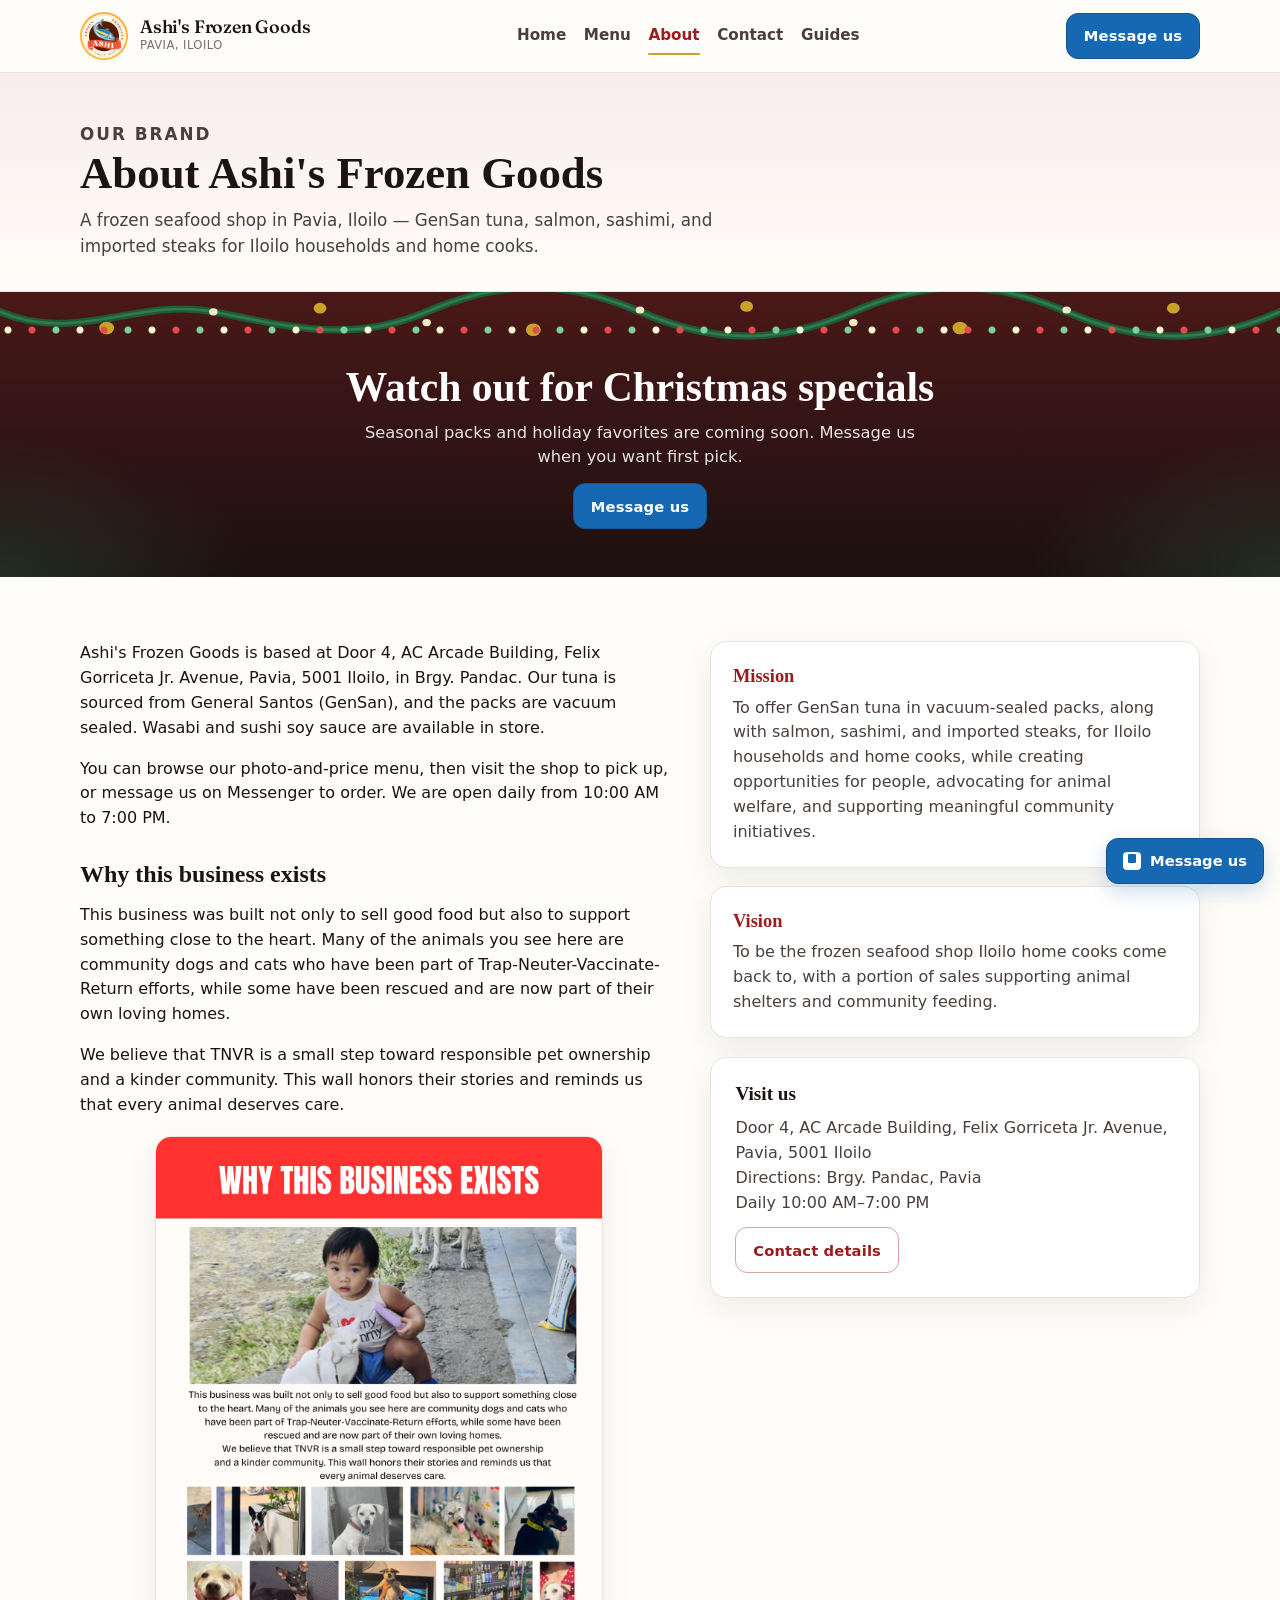
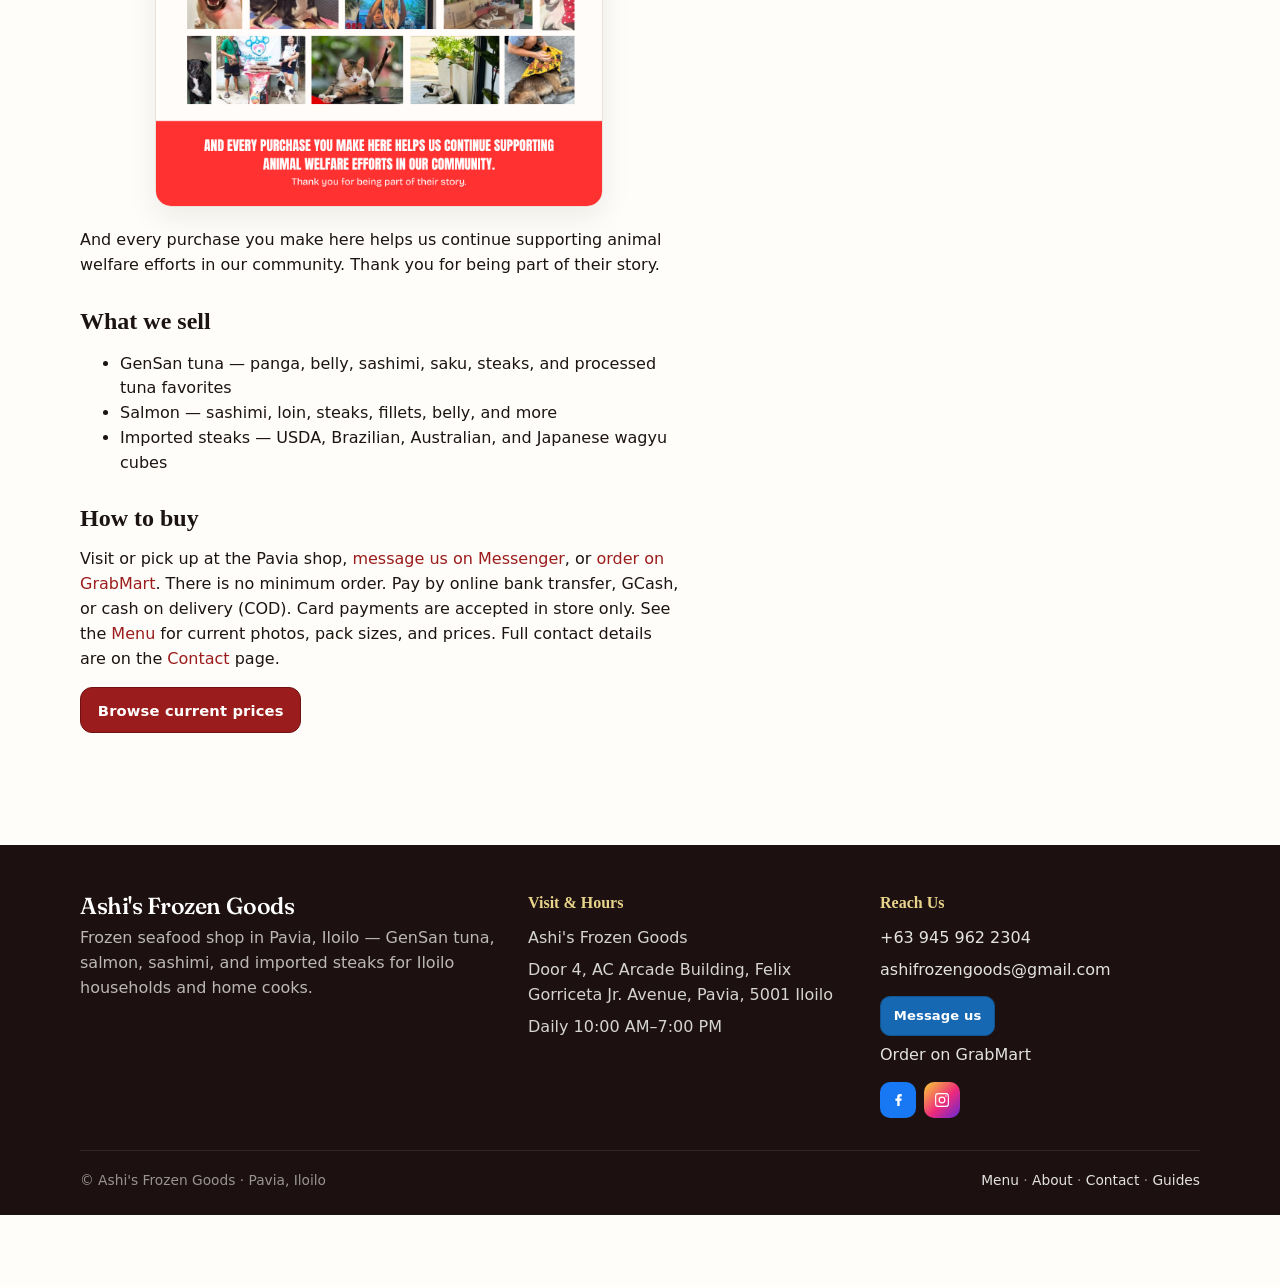
<file: about.html>
<!DOCTYPE html>
<html lang="en">
<head>
  <!-- Google tag (gtag.js) -->
  <script async src="https://www.googletagmanager.com/gtag/js?id=G-BN500JFJYV"></script>
  <script>
    window.dataLayer = window.dataLayer || [];
    function gtag(){dataLayer.push(arguments);}
    gtag('js', new Date());
    gtag('config', 'G-BN500JFJYV');
  </script>
  <meta charset="utf-8">
  <meta http-equiv="refresh" content="0; url=about/">
  <link rel="canonical" href="https://ashifrozengoods.com/about/">
  <title>Redirecting…</title>
  <script>location.replace("about/");</script>
</head>
<body>
  <p>Moved to <a href="about/">about/</a>.</p>
</body>
</html>
</file>
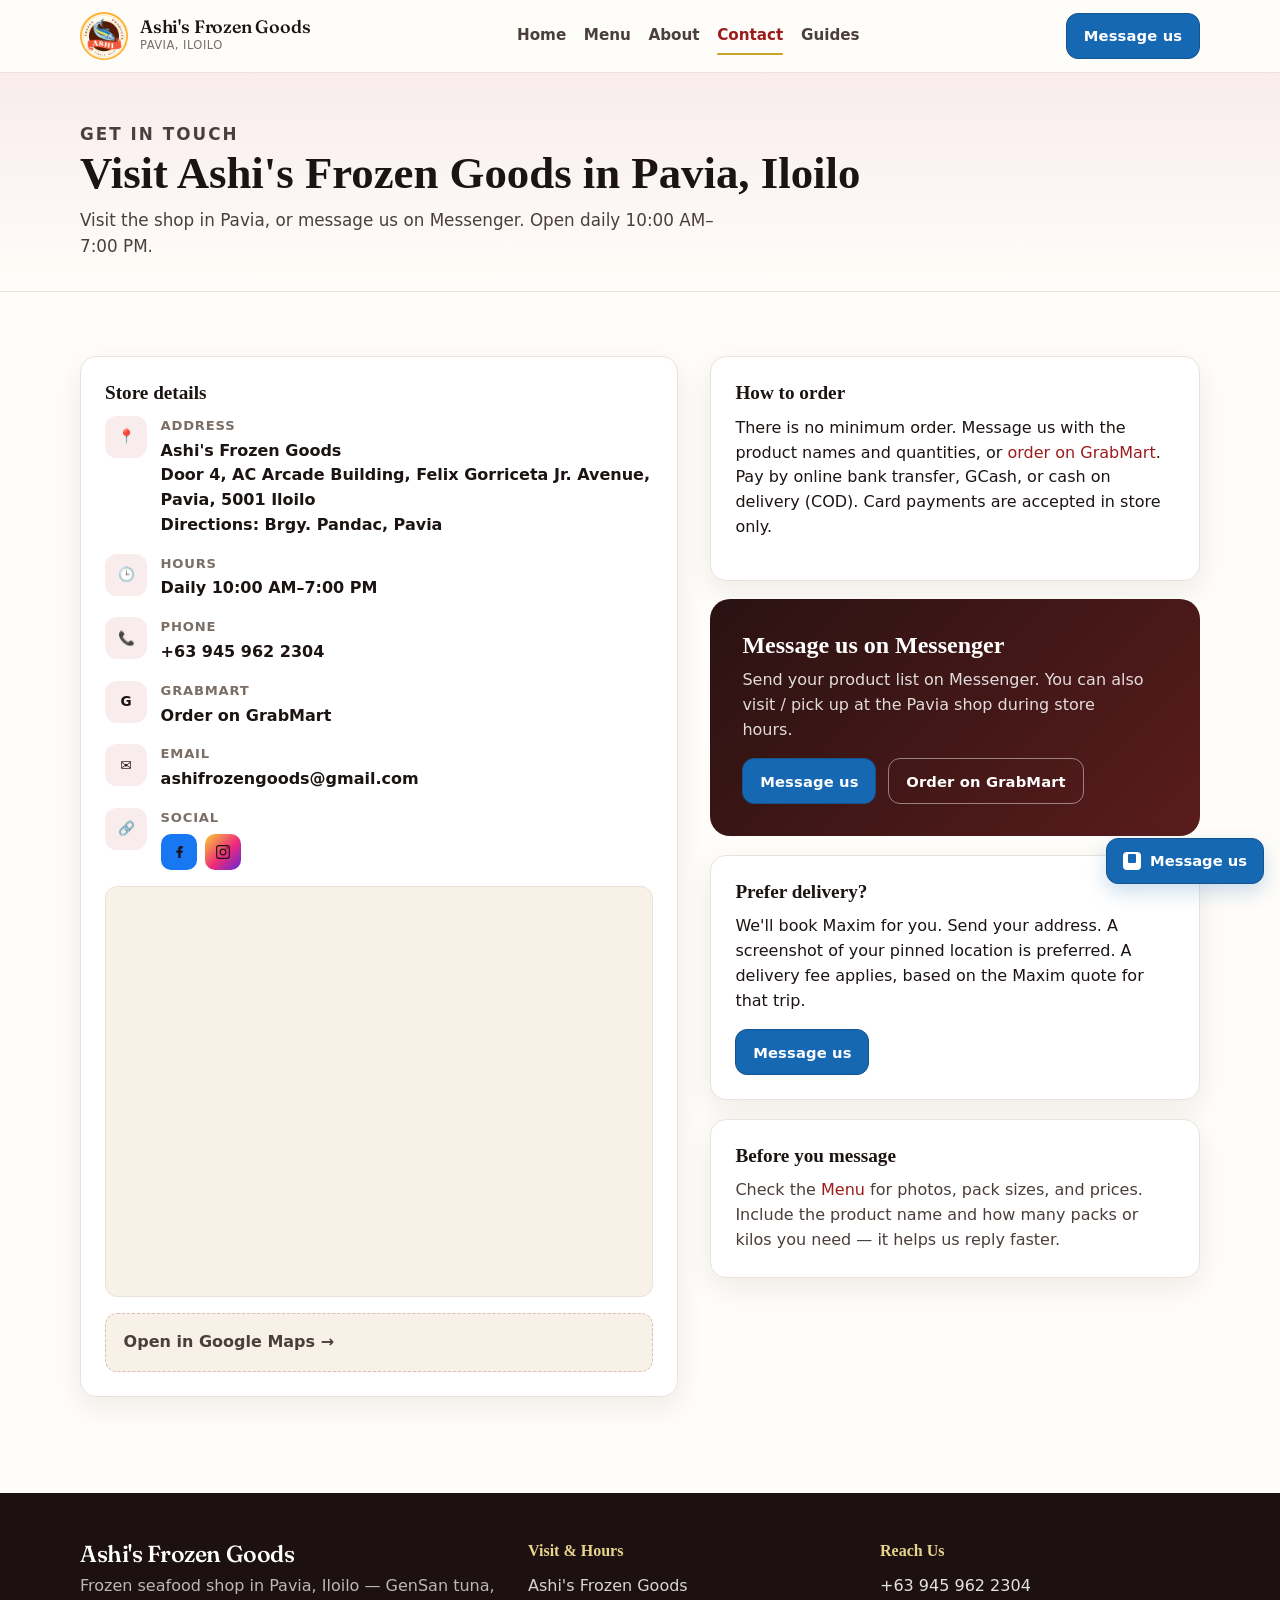
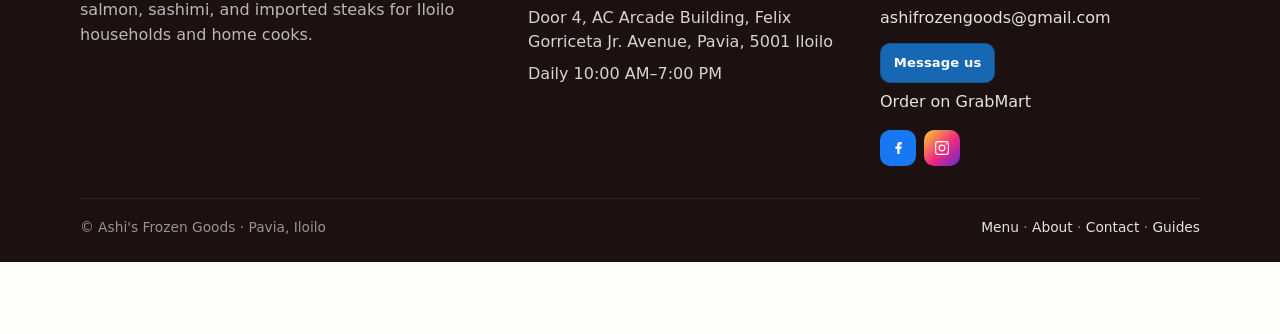
<file: contact.html>
<!DOCTYPE html>
<html lang="en">
<head>
  <!-- Google tag (gtag.js) -->
  <script async src="https://www.googletagmanager.com/gtag/js?id=G-BN500JFJYV"></script>
  <script>
    window.dataLayer = window.dataLayer || [];
    function gtag(){dataLayer.push(arguments);}
    gtag('js', new Date());
    gtag('config', 'G-BN500JFJYV');
  </script>
  <meta charset="utf-8">
  <meta http-equiv="refresh" content="0; url=contact/">
  <link rel="canonical" href="https://ashifrozengoods.com/contact/">
  <title>Redirecting…</title>
  <script>location.replace("contact/");</script>
</head>
<body>
  <p>Moved to <a href="contact/">contact/</a>.</p>
</body>
</html>
</file>
<file: css/styles.css>
/* Ashi's Frozen Goods — specialty frozen seafood & meats */
:root {
  --red: #9b1c1c;
  --red-dark: #6f1212;
  --red-soft: #f8ecec;
  --gold: #c9a227;
  --gold-light: #e8d48a;
  --ink: #1c1412;
  --ink-soft: #4a3f3a;
  --muted: #7a6e66;
  --line: #ebe3da;
  --paper: #fffdf9;
  --cream: #f7f1e8;
  --card: #ffffff;
  --shadow: 0 10px 30px rgba(28, 20, 18, 0.08);
  --shadow-hover: 0 16px 40px rgba(28, 20, 18, 0.14);
  --radius: 16px;
  --btn-radius: 12px;
  --max: 1120px;
  --nav-h: 72px;
  --font: "Segoe UI", system-ui, -apple-system, BlinkMacSystemFont, "Helvetica Neue", Arial, sans-serif;
  --display: Georgia, "Times New Roman", serif;
  --brand: "Fraunces", Georgia, "Times New Roman", serif;
  --messenger: #1668b2;
  --messenger-hover: #125592;
}

*, *::before, *::after { box-sizing: border-box; }
html { scroll-behavior: smooth; }
body {
  margin: 0;
  font-family: var(--font);
  color: var(--ink);
  background: var(--paper);
  line-height: 1.55;
  -webkit-font-smoothing: antialiased;
}
img { max-width: 100%; display: block; }
a { color: var(--red); text-decoration: none; }
a:hover { color: var(--red-dark); }
h1, h2, h3 { font-family: var(--display); font-weight: 600; line-height: 1.2; margin: 0 0 0.6em; }
p { margin: 0 0 1em; }
.container { width: min(100% - 2rem, var(--max)); margin-inline: auto; }

/* Header */
.site-header {
  position: sticky;
  top: 0;
  z-index: 100;
  background: rgba(255, 253, 249, 0.92);
  backdrop-filter: blur(12px);
  border-bottom: 1px solid var(--line);
}
.header-inner {
  display: flex;
  align-items: center;
  justify-content: space-between;
  gap: 1rem;
  min-height: var(--nav-h);
}
.brand {
  display: flex;
  align-items: center;
  gap: 0.75rem;
  color: var(--ink);
  text-decoration: none;
  min-width: 0;
}
.brand:hover { color: var(--ink); }
.brand-logo {
  width: 48px;
  height: 48px;
  object-fit: contain;
  flex-shrink: 0;
  background: transparent;
  display: block;
}
.brand-text { display: flex; flex-direction: column; min-width: 0; }
.brand-name {
  font-family: var(--brand);
  font-optical-sizing: auto;
  font-size: 1.12rem;
  font-weight: 560;
  letter-spacing: -0.01em;
  line-height: 1.1;
  white-space: nowrap;
}
.brand-tag {
  font-size: 0.72rem;
  color: var(--muted);
  letter-spacing: 0.04em;
  text-transform: uppercase;
  white-space: nowrap;
}
.nav {
  display: flex;
  align-items: center;
  gap: 0.35rem 1.1rem;
}
.nav a {
  color: var(--ink-soft);
  font-size: 0.95rem;
  font-weight: 600;
  padding: 0.35rem 0;
  position: relative;
}
.nav a:hover, .nav a[aria-current="page"] { color: var(--red); }
.nav a[aria-current="page"]::after {
  content: "";
  position: absolute;
  left: 0; right: 0; bottom: -2px;
  height: 2px;
  background: var(--gold);
  border-radius: 2px;
}
.header-actions { display: flex; align-items: center; gap: 0.75rem; }
.btn {
  display: inline-flex;
  align-items: center;
  justify-content: center;
  gap: 0.45rem;
  border: 1px solid transparent;
  border-radius: var(--btn-radius);
  min-height: 46px;
  padding: 0.55rem 1.05rem;
  font: inherit;
  font-weight: 600;
  font-size: 0.92rem;
  line-height: 1.2;
  letter-spacing: 0.01em;
  cursor: pointer;
  text-decoration: none;
  box-shadow: none;
  transition: background 0.15s ease, color 0.15s ease, border-color 0.15s ease, box-shadow 0.15s ease;
}
.btn:hover { box-shadow: 0 6px 16px rgba(28, 20, 18, 0.08); }
.btn-primary {
  background: var(--red);
  color: #fff;
  border-color: var(--red-dark);
}
.btn-primary:hover { background: var(--red-dark); color: #fff; }
.btn-gold {
  background: var(--gold);
  color: #1c1412;
  border-color: #a6851c;
}
.btn-gold:hover { background: #d4b13a; color: #1c1412; border-color: #967814; }
.btn-outline {
  background: transparent;
  color: var(--red);
  border-color: rgba(155, 28, 28, 0.4);
}
.btn-outline:hover { background: var(--red-soft); color: var(--red-dark); border-color: var(--red); }
.btn-messenger {
  background: var(--messenger);
  color: #fff;
  border-color: #12548f;
}
.btn-messenger:hover { background: var(--messenger-hover); color: #fff; border-color: #0e4678; }
.nav-toggle {
  display: none;
  width: 44px;
  height: 44px;
  border-radius: 12px;
  border: 1px solid var(--line);
  background: var(--card);
  cursor: pointer;
  align-items: center;
  justify-content: center;
  flex-direction: column;
  gap: 5px;
}
.nav-toggle span {
  display: block;
  width: 18px;
  height: 2px;
  background: var(--ink);
  border-radius: 2px;
}

/* Hero */
.hero {
  position: relative;
  overflow: hidden;
  background:
    radial-gradient(ellipse 80% 60% at 80% 20%, rgba(201, 162, 39, 0.18), transparent 55%),
    linear-gradient(180deg, #1c1010 0%, #3a1616 55%, #5a1c1c 100%);
  color: #fff;
  padding: 4.25rem 0 3.75rem;
}
.hero-grid {
  display: grid;
  grid-template-columns: 1.05fr 0.95fr;
  gap: 3rem;
  align-items: center;
}
.hero-copy { container-type: inline-size; }
.hero-kicker {
  display: inline-flex;
  align-items: center;
  gap: 0.65rem;
  font-family: var(--font);
  font-size: 0.75rem;
  letter-spacing: 0.14em;
  text-transform: uppercase;
  color: var(--gold-light);
  font-weight: 700;
  margin-bottom: 1.1rem;
}
.hero h1 {
  display: flex;
  flex-direction: column;
  align-items: flex-start;
  gap: 0.4rem;
  font-family: var(--font);
  font-size: 1rem;
  font-weight: 500;
  color: #fff;
  margin: 0 0 1.15rem;
}
.hero-brand,
.hero-subtitle {
  display: block;
  white-space: nowrap;
  max-width: 100%;
}
.hero-brand {
  font-family: var(--brand);
  font-optical-sizing: auto;
  font-weight: 560;
  font-size: clamp(1.7rem, 8.4cqi, 3.15rem);
  line-height: 1.05;
  letter-spacing: -0.03em;
  color: #fff;
}
.hero-subtitle {
  font-family: var(--font);
  font-weight: 600;
  font-size: clamp(0.82rem, 3.45cqi, 1.2rem);
  line-height: 1.3;
  letter-spacing: -0.01em;
  color: rgba(255, 255, 255, 0.88);
}
.hero-lead {
  font-size: 1.05rem;
  color: rgba(255, 255, 255, 0.86);
  max-width: 36rem;
  margin-bottom: 1.6rem;
}
.hero-actions { display: flex; flex-wrap: wrap; gap: 0.7rem; align-items: center; }
.hero-panel {
  position: relative;
  align-self: stretch;
  border-radius: 18px;
  overflow: hidden;
  min-height: 380px;
  box-shadow: 0 16px 40px rgba(28, 20, 18, 0.12);
  background: #2a1212;
  border: 1px solid rgba(28, 20, 18, 0.08);
}
.hero-panel picture {
  display: block;
  width: 100%;
  height: 100%;
  min-height: 380px;
}
.hero-panel img {
  width: 100%;
  height: 100%;
  min-height: 380px;
  object-fit: cover;
  object-position: center 32%;
}
.hero-badge {
  position: absolute;
  left: 1rem;
  bottom: 1rem;
  background: rgba(28, 20, 18, 0.82);
  backdrop-filter: blur(8px);
  color: #fff;
  padding: 0.8rem 0.95rem;
  border-radius: 12px;
  border: 1px solid rgba(201, 162, 39, 0.35);
  max-width: 230px;
}
.hero-badge strong { display: block; color: var(--gold-light); font-size: 0.85rem; margin-bottom: 0.2rem; }
.hero-badge span { font-size: 0.82rem; color: rgba(255, 255, 255, 0.85); }
.hero-facts {
  list-style: none;
  margin: 1.4rem 0 0;
  padding: 0;
  display: grid;
  gap: 0.7rem;
  max-width: 36rem;
}
.hero-facts li {
  margin: 0;
  padding: 0;
  background: none;
  border: 0;
  color: rgba(255, 255, 255, 0.9);
  font-size: 0.95rem;
  font-weight: 500;
  line-height: 1.4;
}
.hero-facts span {
  display: block;
  margin-bottom: 0.1rem;
  color: var(--gold-light);
  font-size: 0.72rem;
  font-weight: 700;
  letter-spacing: 0.08em;
  text-transform: uppercase;
}

/* Sections */
.section { padding: 4rem 0; }
.section-alt { background: var(--cream); }
.section-head {
  display: flex;
  flex-wrap: wrap;
  align-items: end;
  justify-content: space-between;
  gap: 1rem;
  margin-bottom: 2rem;
}
.section-kicker {
  color: var(--red);
  font-size: 0.78rem;
  font-weight: 800;
  letter-spacing: 0.12em;
  text-transform: uppercase;
  margin-bottom: 0.45rem;
}
.section-head h2 { font-size: clamp(1.7rem, 3vw, 2.25rem); margin: 0; }
.section-head p { margin: 0.4rem 0 0; color: var(--muted); max-width: 36rem; }

/* Category cards */
.cat-grid {
  display: grid;
  grid-template-columns: repeat(3, 1fr);
  gap: 1.25rem;
}
.cat-card {
  position: relative;
  display: block;
  border-radius: var(--radius);
  overflow: hidden;
  min-height: 240px;
  color: #fff;
  box-shadow: var(--shadow);
  background: #2a1515;
  text-decoration: none;
}
.cat-card:hover { color: #fff; transform: translateY(-3px); box-shadow: var(--shadow-hover); }
.cat-card, .cat-card:hover { transition: transform 0.2s ease, box-shadow 0.2s ease; }
.cat-card img {
  width: 100%;
  height: 100%;
  min-height: 240px;
  object-fit: cover;
  opacity: 0.88;
}
.cat-card::after {
  content: "";
  position: absolute;
  inset: 0;
  background: linear-gradient(180deg, transparent 30%, rgba(20,10,10,0.88) 100%);
}
.cat-card-body {
  position: absolute;
  left: 0; right: 0; bottom: 0;
  z-index: 1;
  padding: 1.25rem 1.35rem 1.4rem;
}
.cat-card-body h3 { margin: 0 0 0.25rem; font-size: 1.35rem; color: #fff; }
.cat-card-body p { margin: 0; color: rgba(255,255,255,0.8); font-size: 0.9rem; }
.cat-card-body .linkish {
  display: inline-block;
  margin-top: 0.7rem;
  color: var(--gold-light);
  font-weight: 700;
  font-size: 0.88rem;
}

/* Product cards */
.product-grid {
  display: grid;
  grid-template-columns: repeat(auto-fill, minmax(230px, 1fr));
  gap: 1.15rem;
}
.product-card {
  background: var(--card);
  border: 1px solid var(--line);
  border-radius: var(--radius);
  overflow: hidden;
  box-shadow: var(--shadow);
  display: flex;
  flex-direction: column;
  transition: transform 0.18s ease, box-shadow 0.18s ease;
}
.product-card:hover {
  transform: translateY(-4px);
  box-shadow: var(--shadow-hover);
}
.product-media {
  position: relative;
  aspect-ratio: 1 / 1;
  background: linear-gradient(145deg, #2a1515, #4a1f1f);
  overflow: hidden;
}
.product-media img {
  width: 100%;
  height: 100%;
  object-fit: cover;
}
.badge {
  position: absolute;
  top: 0.75rem;
  left: 0.75rem;
  z-index: 2;
  background: linear-gradient(135deg, var(--red) 0%, #c0392b 100%);
  color: #fff;
  font-size: 0.68rem;
  font-weight: 800;
  letter-spacing: 0.06em;
  text-transform: uppercase;
  padding: 0.35rem 0.55rem;
  border-radius: 999px;
  box-shadow: 0 6px 14px rgba(155, 28, 28, 0.35);
}
.product-body {
  padding: 1rem 1rem 1.15rem;
  display: flex;
  flex-direction: column;
  gap: 0.35rem;
  flex: 1;
}
.product-body h3 {
  font-family: var(--font);
  font-size: 1rem;
  font-weight: 700;
  margin: 0;
  line-height: 1.3;
}
.product-unit {
  color: var(--muted);
  font-size: 0.86rem;
  margin: 0;
}
.product-price {
  margin-top: auto;
  padding-top: 0.55rem;
  font-family: var(--display);
  font-size: 1.2rem;
  font-weight: 700;
  color: var(--red);
}

/* Menu jump bar */
.jump-bar-wrap {
  position: sticky;
  top: var(--nav-h);
  z-index: 90;
  background: rgba(255, 253, 249, 0.96);
  backdrop-filter: blur(10px);
  border-bottom: 1px solid var(--line);
}
.jump-bar {
  display: flex;
  gap: 0.5rem;
  overflow-x: auto;
  padding: 0.75rem 0;
  scrollbar-width: none;
}
.jump-bar::-webkit-scrollbar { display: none; }
.jump-bar a {
  flex: 0 0 auto;
  padding: 0.55rem 0.95rem;
  border-radius: 999px;
  background: var(--cream);
  color: var(--ink-soft);
  font-weight: 700;
  font-size: 0.88rem;
  border: 1px solid transparent;
}
.jump-bar a:hover, .jump-bar a.is-active {
  background: var(--red-soft);
  color: var(--red);
  border-color: rgba(155, 28, 28, 0.2);
}
.menu-section {
  padding-top: 2.5rem;
  padding-bottom: 1rem;
  scroll-margin-top: calc(var(--nav-h) + 64px);
}
.menu-section h2 {
  font-size: 1.7rem;
  margin-bottom: 0.35rem;
}
.menu-section .section-note {
  color: var(--muted);
  margin-bottom: 1.4rem;
}

/* About / Contact content */
.prose {
  max-width: 42rem;
}
.prose h2 { margin-top: 1.8rem; }
.prose h3 { margin-top: 1.25rem; margin-bottom: 0.4rem; color: var(--red-dark); font-size: 1.15rem; }
.guide-callout,
.guide-takeaways,
.guide-nap {
  background: var(--cream);
  border: 1px solid rgba(201, 162, 39, 0.55);
  border-radius: var(--radius);
  padding: 1.15rem 1.25rem;
  margin: 0 0 1.35rem;
}
.guide-callout p:last-child,
.guide-takeaways ul,
.guide-nap p:last-child { margin-bottom: 0; }
.guide-kicker {
  margin: 0 0 0.4rem;
  color: var(--red);
  font-size: 0.78rem;
  font-weight: 800;
  letter-spacing: 0.12em;
  text-transform: uppercase;
}
.guide-products {
  display: grid;
  grid-template-columns: 1fr 1fr;
  gap: 1rem;
  margin: 1rem 0 1.35rem;
}
.guide-products figure { margin: 0; }
.guide-products img {
  width: 100%;
  height: auto;
  aspect-ratio: 4 / 3;
  object-fit: cover;
  border-radius: 12px;
  border: 1px solid var(--line);
}
.guide-products figcaption {
  margin-top: 0.4rem;
  font-size: 0.85rem;
  color: var(--ink-soft);
}
.guide-dl { margin: 0.5rem 0 1.2rem; }
.guide-dl dt { font-weight: 700; color: var(--red-dark); }
.guide-dl dd { margin: 0.15rem 0 0.8rem; }
.guide-card {
  display: grid;
  grid-template-columns: 140px 1fr;
  gap: 1rem;
  margin-bottom: 1rem;
  align-items: center;
  background: var(--card);
  border: 1px solid var(--line);
  border-radius: var(--radius);
  box-shadow: var(--shadow);
  padding: 0.85rem;
  color: inherit;
  text-decoration: none;
  max-width: 42rem;
}
.guide-card:hover { color: inherit; border-color: var(--gold); }
.guide-card img {
  width: 140px;
  height: 105px;
  object-fit: cover;
  border-radius: 10px;
}
.guide-card h2 { margin: 0 0 0.35rem; font-size: 1.25rem; color: var(--red-dark); }
.guide-card p { margin: 0; color: var(--ink-soft); }
.guide-figure { margin: 1.25rem 0 1.5rem; }
.guide-figure img {
  width: 100%;
  height: auto;
  border-radius: 12px;
  border: 1px solid var(--line);
}
.guide-figure figcaption { margin-top: 0.45rem; color: var(--ink-soft); font-size: 0.9rem; }
.guide-credit { display: block; margin-top: 0.15rem; font-size: 0.78rem; color: var(--muted); }
.guide-credit a { color: inherit; text-decoration: underline; }
.btn-on-dark {
  background: transparent;
  color: #fff;
  border-color: rgba(255, 255, 255, 0.45);
}
.btn-on-dark:hover { background: rgba(255, 255, 255, 0.12); color: #fff; }
@media (max-width: 560px) {
  .guide-products,
  .guide-card { grid-template-columns: 1fr; }
  .guide-card img { width: 100%; height: auto; aspect-ratio: 16 / 9; }
}
.about-advocacy {
  display: block;
  margin: 1.15rem auto 1.35rem;
  max-width: 28rem;
  text-align: center;
}
.about-advocacy img {
  display: block;
  width: 100%;
  max-width: 28rem;
  height: auto;
  margin-left: auto;
  margin-right: auto;
  border-radius: var(--radius);
  border: 1px solid var(--line);
  box-shadow: var(--shadow);
}
.dual-col {
  display: grid;
  grid-template-columns: 1.1fr 0.9fr;
  gap: 2rem;
  align-items: start;
}
.delivery-section.section { padding: 2.75rem 0; }
.delivery-box {
  display: grid;
  grid-template-columns: minmax(0, 0.95fr) minmax(0, 1.05fr);
  gap: 1.5rem 1.75rem;
  align-items: stretch;
  background: var(--cream);
  border: 1px solid rgba(201, 162, 39, 0.62);
  border-radius: 20px;
  padding: 1.15rem;
  box-shadow: 0 12px 32px rgba(28, 20, 18, 0.05);
}
.delivery-photo {
  margin: 0;
  position: relative;
  min-height: 280px;
  border-radius: 14px;
  overflow: hidden;
  background: #efe4d4;
}
.delivery-photo img {
  position: absolute;
  inset: 0;
  width: 100%;
  height: 100%;
  object-fit: cover;
  object-position: center 36%;
}
.delivery-copy {
  padding: 0.85rem 0.7rem 0.7rem 0.35rem;
  display: flex;
  flex-direction: column;
  justify-content: center;
}
.delivery-copy h2 {
  color: var(--red);
  font-size: clamp(1.75rem, 3vw, 2.2rem);
  margin: 0 0 0.4rem;
}
.delivery-intro {
  margin: 0 0 1rem;
  color: var(--ink);
  font-size: 1.05rem;
}
.delivery-steps {
  list-style: none;
  margin: 0 0 1rem;
  padding: 0;
  display: grid;
  gap: 0.7rem;
  counter-reset: delivery;
}
.delivery-steps li {
  counter-increment: delivery;
  display: grid;
  grid-template-columns: 1.85rem minmax(0, 1fr);
  gap: 0.7rem;
  align-items: center;
  margin: 0;
  color: var(--ink-soft);
  line-height: 1.45;
}
.delivery-steps li::before {
  content: counter(delivery);
  width: 1.85rem;
  height: 1.85rem;
  border-radius: 50%;
  background: #fffdf9;
  border: 1px solid rgba(201, 162, 39, 0.75);
  color: var(--red);
  font-weight: 700;
  font-size: 0.85rem;
  display: grid;
  place-items: center;
}
.delivery-note {
  margin: 0 0 1.15rem;
  padding: 0.75rem 0.9rem;
  border-radius: 12px;
  background: rgba(255, 253, 249, 0.78);
  border: 1px solid rgba(201, 162, 39, 0.32);
  color: var(--ink-soft);
  font-size: 0.94rem;
}
.delivery-copy .btn { align-self: flex-start; }
.faq-list {
  display: grid;
  gap: 0.75rem;
  max-width: 46rem;
}
.faq-item {
  background: var(--card);
  border: 1px solid var(--line);
  border-radius: var(--radius);
  box-shadow: var(--shadow);
}
.faq-item summary {
  cursor: pointer;
  list-style: none;
  display: flex;
  align-items: center;
  justify-content: space-between;
  gap: 1rem;
  min-height: 52px;
  padding: 0.9rem 1.15rem;
  font-weight: 700;
  color: var(--ink);
  line-height: 1.35;
}
.faq-item summary::-webkit-details-marker { display: none; }
.faq-item summary::after {
  content: "";
  flex: 0 0 auto;
  width: 0.55rem;
  height: 0.55rem;
  margin-top: -0.2rem;
  border-right: 2px solid var(--red);
  border-bottom: 2px solid var(--red);
  transform: rotate(45deg);
}
.faq-item[open] summary {
  border-bottom: 1px solid var(--line);
}
.faq-item[open] summary::after {
  margin-top: 0.2rem;
  transform: rotate(-135deg);
}
.faq-item summary:focus-visible {
  outline: 2px solid var(--gold);
  outline-offset: -2px;
}
.faq-item p {
  margin: 0;
  padding: 0.95rem 1.15rem 0.35rem;
  color: var(--ink-soft);
  max-width: 65ch;
}
.faq-item p:last-child { padding-bottom: 1.15rem; }
.faq-item ul,
.faq-item ol {
  margin: 0;
  padding: 0.85rem 1.15rem 1.15rem 2.4rem;
  color: var(--ink-soft);
  max-width: 65ch;
}
.faq-item p + ul,
.faq-item p + ol { padding-top: 0.15rem; }
.faq-item li { margin: 0.3rem 0; line-height: 1.45; }
.faq-item a { font-weight: 700; }
@media (min-width: 900px) {
  .faq-list {
    max-width: none;
    grid-template-columns: 1fr 1fr;
    grid-template-rows: repeat(8, auto);
    grid-auto-flow: column;
    align-items: start;
    column-gap: 1rem;
  }
}
.panel {
  background: var(--card);
  border: 1px solid var(--line);
  border-radius: var(--radius);
  padding: 1.5rem;
  box-shadow: var(--shadow);
}
.panel h2,
.panel h3 { margin-top: 0; font-size: 1.2rem; }
.mv-grid {
  display: grid;
  grid-template-columns: 1fr 1fr;
  gap: 1.15rem;
}
.mv-card {
  background: var(--card);
  border: 1px solid var(--line);
  border-radius: var(--radius);
  padding: 1.4rem 1.35rem;
  box-shadow: var(--shadow);
}
.mv-card h2,
.mv-card h3 {
  color: var(--red);
  font-size: 1.15rem;
  margin-bottom: 0.55rem;
}
.thaw-list {
  margin: 0 0 1rem;
  padding-left: 1.2rem;
  max-width: 42rem;
}
.thaw-list li { margin: 0.45rem 0; }
.watch-block { margin: 1.4rem 0 0.4rem; }
.watch-kicker {
  margin: 0 0 0.75rem;
  font-size: 0.78rem;
  font-weight: 800;
  letter-spacing: 0.06em;
  text-transform: uppercase;
  color: var(--red);
}
.watch-row {
  display: flex;
  flex-wrap: wrap;
  gap: 1.25rem;
  justify-content: center;
}
.watch-item {
  margin: 0;
  width: min(100%, 320px);
}
.watch-frame {
  position: relative;
  width: 100%;
  aspect-ratio: 9 / 16;
  background: #1a1212;
  border-radius: var(--radius);
  overflow: hidden;
}
.watch-frame iframe {
  position: absolute;
  inset: 0;
  width: 100%;
  height: 100%;
  border: 0;
}
.watch-item figcaption {
  margin-top: 0.5rem;
  font-size: 0.9rem;
  color: var(--ink-soft);
}
@media (min-width: 800px) {
  .watch-row { justify-content: flex-start; }
}
.mv-card p { margin: 0; color: var(--ink-soft); }
.teaser {
  display: grid;
  grid-template-columns: 1.2fr auto;
  gap: 1.5rem;
  align-items: center;
  background: linear-gradient(135deg, #2a1212 0%, #5a1c1c 100%);
  color: #fff;
  border-radius: calc(var(--radius) + 4px);
  padding: 2rem;
}
.teaser h2 { color: #fff; margin-bottom: 0.5rem; }
.teaser p { color: rgba(255,255,255,0.85); margin: 0 0 1rem; }
.teaser-actions {
  display: flex;
  flex-wrap: wrap;
  align-items: center;
  gap: 0.75rem;
}
@media (max-width: 700px) {
  .teaser-actions {
    flex-direction: column;
    align-items: flex-start;
    gap: 1rem;
  }
}
.xmas-band {
  position: relative;
  width: 100%;
  margin: 0;
  padding: 4.5rem 1.25rem 3rem;
  overflow: hidden;
  text-align: center;
  color: #fff;
  background:
    radial-gradient(ellipse 28% 70% at 0% 100%, rgba(47, 122, 74, 0.28), transparent 70%),
    radial-gradient(ellipse 28% 70% at 100% 100%, rgba(47, 122, 74, 0.28), transparent 70%),
    linear-gradient(180deg, #4a1818 0%, #1c1010 100%);
}
.xmas-garland {
  position: absolute;
  top: 0;
  left: 0;
  width: 100%;
  height: 72px;
  display: block;
  pointer-events: none;
  transform-origin: center top;
  animation: xmas-sway 7s ease-in-out infinite;
}
.xmas-lights {
  position: absolute;
  top: 30px;
  left: 0;
  right: 0;
  height: 16px;
  pointer-events: none;
  background-image:
    radial-gradient(circle at 8px 8px, #fff6d2 0 3px, transparent 4px),
    radial-gradient(circle at 32px 8px, #e24b4b 0 3px, transparent 4px),
    radial-gradient(circle at 56px 8px, #7dcea0 0 3px, transparent 4px);
  background-size: 72px 16px;
  background-repeat: repeat-x;
  animation: xmas-twinkle 2.8s ease-in-out infinite;
}
.xmas-inner {
  position: relative;
  z-index: 1;
  width: min(42rem, 100%);
  margin: 0 auto;
  display: flex;
  flex-direction: column;
  align-items: center;
  gap: 0.85rem;
}
.xmas-copy { min-width: 0; }
.xmas-band h2 {
  margin: 0 0 0.55rem;
  color: #fff;
  font-size: clamp(1.8rem, 4vw, 2.6rem);
  line-height: 1.15;
}
.xmas-band p {
  margin: 0 auto;
  max-width: 36rem;
  color: rgba(255, 255, 255, 0.88);
  font-size: 1.02rem;
  line-height: 1.5;
}
.xmas-band .btn { min-height: 46px; }
@keyframes xmas-sway {
  0%, 100% { transform: translateY(0); }
  50% { transform: translateY(2px); }
}
@keyframes xmas-twinkle {
  0%, 100% { opacity: 0.55; }
  50% { opacity: 1; }
}
@media (prefers-reduced-motion: reduce) {
  .xmas-garland,
  .xmas-lights { animation: none; }
}
.contact-list {
  list-style: none;
  margin: 0;
  padding: 0;
  display: grid;
  gap: 1rem;
}
.contact-list li {
  display: grid;
  grid-template-columns: 42px 1fr;
  gap: 0.85rem;
  align-items: start;
}
.contact-icon {
  width: 42px;
  height: 42px;
  border-radius: 12px;
  background: var(--red-soft);
  color: var(--red);
  display: grid;
  place-items: center;
  font-weight: 800;
  font-size: 0.85rem;
}
.contact-list strong {
  display: block;
  font-size: 0.82rem;
  text-transform: uppercase;
  letter-spacing: 0.06em;
  color: var(--muted);
  margin-bottom: 0.15rem;
}
.contact-list a, .contact-list span {
  color: var(--ink);
  font-weight: 600;
}
.map-link {
  display: block;
  margin-top: 1rem;
  padding: 1rem 1.1rem;
  border-radius: 12px;
  background: var(--cream);
  border: 1px dashed rgba(155, 28, 28, 0.25);
  color: var(--ink-soft);
  font-weight: 600;
}
.map-link:hover { color: var(--red); background: var(--red-soft); }

/* Page hero (inner pages) */
.page-hero {
  padding: 3rem 0 2rem;
  background:
    linear-gradient(180deg, #f8ecec 0%, var(--paper) 100%);
  border-bottom: 1px solid var(--line);
}
.page-hero h1 {
  font-size: clamp(2rem, 4vw, 2.8rem);
  margin-bottom: 0.4rem;
}
.page-hero p {
  color: var(--ink-soft);
  max-width: 40rem;
  margin: 0;
  font-size: 1.05rem;
}

/* Footer */
.site-footer {
  background: #1c1010;
  color: rgba(255,255,255,0.82);
  padding: 3rem 0 1.5rem;
  margin-top: 2rem;
}
.footer-grid {
  display: grid;
  grid-template-columns: 1.3fr 1fr 1fr;
  gap: 2rem;
  margin-bottom: 2rem;
}
.site-footer h3 {
  color: var(--gold-light);
  font-size: 1rem;
  margin-bottom: 0.85rem;
}
.site-footer a { color: rgba(255,255,255,0.88); }
.site-footer a:hover { color: var(--gold-light); }
.site-footer .btn-messenger,
.site-footer .btn-messenger:hover { color: #fff; }
.footer-brand .brand-name { color: #fff; font-size: 1.45rem; margin-bottom: 0.45rem; display: block; font-family: var(--brand); font-weight: 560; letter-spacing: -0.02em; }
.footer-brand p { color: rgba(255,255,255,0.7); margin: 0; max-width: 28rem; }
.footer-list { list-style: none; margin: 0; padding: 0; display: grid; gap: 0.45rem; }
.footer-bottom {
  border-top: 1px solid rgba(255,255,255,0.1);
  padding-top: 1.15rem;
  display: flex;
  flex-wrap: wrap;
  justify-content: space-between;
  gap: 0.75rem;
  font-size: 0.86rem;
  color: rgba(255,255,255,0.55);
}

/* Utilities */
.sr-only {
  position: absolute; width: 1px; height: 1px; padding: 0; margin: -1px;
  overflow: hidden; clip: rect(0,0,0,0); white-space: nowrap; border: 0;
}
.pill-row { display: flex; flex-wrap: wrap; gap: 0.5rem; margin: 1.35rem 0 0; }
.pill {
  display: inline-flex;
  align-items: center;
  padding: 0.4rem 0.7rem;
  border-radius: 10px;
  background: #fff;
  border: 1px solid var(--line);
  color: var(--ink-soft);
  font-size: 0.8rem;
  font-weight: 600;
  line-height: 1.35;
}

.btn-label-short { display: none; }

.visit-grid {
  display: grid;
  grid-template-columns: 1.15fr 0.85fr;
  gap: 1.25rem;
  align-items: stretch;
}
.visit-grid .teaser {
  display: flex;
  align-items: center;
  align-self: center;
  margin: 0;
  height: auto;
  padding: 2.25rem 2.4rem;
}
.visit-grid .order-cta {
  width: 100%;
  display: grid;
  grid-template-columns: minmax(0, 1fr) auto;
  column-gap: 2rem;
  row-gap: 0.7rem;
  align-items: center;
}
.visit-grid .order-cta h2 {
  grid-column: 1;
  font-size: clamp(1.9rem, 3vw, 2.35rem);
  line-height: 1.15;
  margin: 0;
}
.visit-grid .order-cta p {
  grid-column: 1;
  max-width: 36rem;
  margin: 0;
  font-size: 1.05rem;
  line-height: 1.6;
  color: rgba(255, 255, 255, 0.9);
}
.visit-grid .order-cta-actions {
  grid-column: 2;
  grid-row: 1 / span 2;
  display: flex;
  flex-direction: column;
  align-items: flex-start;
  gap: 0.65rem;
}
.visit-grid .order-cta .btn {
  align-self: center;
}
.order-grab {
  color: #fff;
  font-weight: 700;
  text-decoration: underline;
  text-underline-offset: 0.18em;
}
.order-grab:hover { color: var(--gold-light); }
.home-map {
  background: var(--card);
  border: 1px solid var(--line);
  border-radius: var(--radius);
  padding: 1rem 1rem 1.1rem;
  box-shadow: var(--shadow);
  display: flex;
  flex-direction: column;
}
.home-map h2 {
  font-size: 1.45rem;
  margin: 0.15rem 0 0.75rem;
}
.home-map .map-embed-wrap { margin-top: 0; flex: 1; min-height: 240px; }
.home-map .map-open {
  display: inline-block;
  margin-top: 0.85rem;
  font-weight: 700;
}

@media (max-width: 900px) {
  .hero-grid, .dual-col, .footer-grid, .mv-grid, .teaser, .visit-grid, .delivery-box {
    grid-template-columns: 1fr;
  }
  .delivery-box { padding: 0.85rem; gap: 1rem; }
  .delivery-photo { aspect-ratio: 16 / 9; min-height: 0; }
  .delivery-copy { padding: 0.35rem 0.45rem 0.55rem; }
  .hero-panel { display: none; }
  .visit-grid .teaser {
    height: auto;
    padding: 1.85rem 1.4rem;
  }
  .visit-grid .order-cta {
    display: block;
  }
  .visit-grid .order-cta h2 { margin: 0 0 0.7rem; }
  .visit-grid .order-cta p { margin: 0 0 1.25rem; }
  .visit-grid .order-cta .btn { margin-top: 0; }
  .visit-grid .order-cta-actions { margin-top: 0.15rem; }
  .cat-grid { grid-template-columns: 1fr; }
  .header-inner { gap: 0.55rem; }
  .brand { min-width: 0; flex: 1 1 auto; }
  .brand-name { overflow: hidden; text-overflow: ellipsis; }
  .header-actions { flex: 0 0 auto; }
  .header-actions .btn {
    min-height: 40px;
    padding: 0.4rem 0.75rem;
    white-space: nowrap;
  }
  .header-actions .btn-label-full { display: none; }
  .header-actions .btn-label-short { display: inline; }
  .nav-toggle { display: inline-flex; flex: 0 0 auto; }
  .nav {
    display: none;
    position: absolute;
    top: 100%;
    left: 0; right: 0;
    background: var(--paper);
    border-bottom: 1px solid var(--line);
    flex-direction: column;
    align-items: stretch;
    padding: 0.75rem 1rem 1rem;
    gap: 0.15rem;
  }
  .nav.is-open { display: flex; }
  .nav a { padding: 0.75rem 0.5rem; }
  .header-actions .btn-messenger span.hide-sm { display: none; }
  .header-inner { position: relative; }
}

@media (max-width: 720px) {
  .header-actions { display: none; }
  .brand-name { overflow: visible; text-overflow: clip; }
}

@media (max-width: 560px) {
  .product-grid { grid-template-columns: repeat(2, 1fr); gap: 0.75rem; }
  .product-body { padding: 0.75rem; }
  .product-body h3 { font-size: 0.9rem; }
  .product-price { font-size: 1.05rem; }
  .hero { padding: 2.75rem 0 2.4rem; }
  .hero-panel,
  .hero-panel img { min-height: 240px; }
  .brand-name { font-size: 1rem; }
  .brand-tag { display: none; }
}

/* Sticky Messenger FAB */
.messenger-fab {
  position: fixed;
  right: 1rem;
  bottom: 1rem;
  z-index: 120;
  display: inline-flex;
  align-items: center;
  gap: 0.55rem;
  background: var(--messenger);
  color: #fff !important;
  min-height: 46px;
  padding: 0.55rem 1rem;
  border-radius: var(--btn-radius);
  box-shadow: 0 8px 20px rgba(22, 104, 178, 0.22);
  font-weight: 600;
  font-size: 0.92rem;
  text-decoration: none;
  border: 1px solid #12548f;
  cursor: pointer;
}
.messenger-fab.is-hidden {
  display: none;
}
.messenger-fab-icon {
  width: 1.15rem;
  height: 1.15rem;
  border-radius: 4px;
  background: #fff;
  color: var(--messenger);
  display: grid;
  place-items: center;
  font-size: 0;
  position: relative;
  flex-shrink: 0;
}
.messenger-fab-icon::before {
  content: "";
  width: 0.55rem;
  height: 0.55rem;
  background: var(--messenger);
  border-radius: 1px;
}
@media (max-width: 560px) {
  .messenger-fab {
    left: 1rem;
    right: 1rem;
    justify-content: center;
    bottom: 0.85rem;
  }
}

/* Product card Messenger + link cards */
.btn-sm {
  min-height: 40px;
  padding: 0.4rem 0.8rem;
  font-size: 0.82rem;
  border-radius: 10px;
  width: 100%;
  margin-top: 0.35rem;
}
.product-use {
  margin: 0;
  color: var(--muted);
  font-size: 0.82rem;
}
.product-card-link {
  color: inherit;
  text-decoration: none;
}
.product-card-link:hover { color: inherit; }
.product-card-link .linkish {
  display: inline-block;
  margin-top: 0.35rem;
  color: var(--red);
  font-weight: 700;
  font-size: 0.85rem;
}

/* 4 category cards on home */
.cat-grid-4 {
  grid-template-columns: repeat(4, 1fr);
}
@media (max-width: 900px) {
  .cat-grid-4 { grid-template-columns: 1fr 1fr; }
}
@media (max-width: 560px) {
  .cat-grid-4 { grid-template-columns: 1fr; }
}

/* Map embed */
.map-embed-wrap {
  margin-top: 1rem;
  border-radius: 12px;
  overflow: hidden;
  border: 1px solid var(--line);
  aspect-ratio: 4 / 3;
  background: var(--cream);
}
.map-embed-wrap iframe {
  width: 100%;
  height: 100%;
  border: 0;
  display: block;
}

/* Room for FAB above footer content on mobile */
body { padding-bottom: 4.5rem; }


/* Google Maps link card (uses confirmed place link; no invented coordinates) */
.map-link-card {
  display: block;
  min-height: 180px;
  background:
    linear-gradient(180deg, rgba(28, 20, 18, 0.08), rgba(28, 20, 18, 0.45)),
    repeating-linear-gradient(90deg, #e8e2d8 0 12px, #ddd5c8 12px 24px);
  border-radius: 16px;
  overflow: hidden;
  border: 1px solid var(--line);
}
.map-card-link {
  display: flex;
  flex-direction: column;
  justify-content: flex-end;
  gap: 0.2rem;
  min-height: 180px;
  padding: 1.1rem 1.15rem;
  color: #fff !important;
  text-decoration: none;
}
.map-card-link:hover { color: #fff !important; }
.map-card-title {
  font-weight: 800;
  font-size: 1.05rem;
}
.map-card-sub {
  opacity: 0.9;
  font-size: 0.9rem;
}
.map-card-cta {
  margin-top: 0.45rem;
  font-weight: 700;
  font-size: 0.92rem;
  color: #cfe7ff;
}

.social-links {
  display: flex;
  align-items: center;
  gap: 0.5rem;
  margin: 0.45rem 0 0;
  padding: 0;
  list-style: none;
}
.social-link {
  display: inline-flex;
  align-items: center;
  justify-content: center;
  width: 36px;
  height: 36px;
  border-radius: 10px;
  color: #fff;
  text-decoration: none;
}
.social-link svg { width: 18px; height: 18px; display: block; }
.social-facebook { background: #1877F2; }
.social-instagram { background: linear-gradient(135deg, #f9ce34 0%, #ee2a7b 55%, #6228d7 100%); }
.site-footer .social-link,
.site-footer .social-link:hover { color: #fff; }
.social-link:hover { filter: brightness(1.08); }
.contact-list .social-links { margin-top: 0.35rem; }

/* Home reviews carousel */
.reviews-intro {
  margin: 0.35rem 0 0;
  color: var(--muted);
  max-width: 40rem;
}
.reviews-carousel {
  margin-top: 1.5rem;
}
.reviews-viewport {
  overflow: hidden;
  touch-action: pan-y;
  position: relative;
}
.reviews-track {
  --reviews-gap: 16px;
  --reviews-per: 3;
  display: flex;
  align-items: stretch;
  gap: var(--reviews-gap);
  width: 100%;
  transition: transform 0.35s ease;
}
.review-card {
  position: relative;
  flex: 0 0 calc((100% - (var(--reviews-per) - 1) * var(--reviews-gap)) / var(--reviews-per));
  width: calc((100% - (var(--reviews-per) - 1) * var(--reviews-gap)) / var(--reviews-per));
  min-width: 0;
  background: var(--card);
  border: 1px solid var(--line);
  border-radius: var(--radius);
  box-shadow: var(--shadow);
  padding: 1.15rem 1.15rem 1.05rem;
  display: flex;
  flex-direction: column;
  gap: 0.7rem;
}
.review-top {
  display: flex;
  align-items: center;
  justify-content: space-between;
  gap: 0.75rem;
}
.review-stars {
  margin: 0;
  color: var(--gold);
  letter-spacing: 0.12em;
  font-size: 1.05rem;
  line-height: 1;
}
.review-stars .is-empty { color: #e2d8c8; }
.review-source {
  margin: 0;
  font-size: 0.75rem;
  font-weight: 700;
  letter-spacing: 0.08em;
  text-transform: uppercase;
  color: var(--muted);
}
.review-quote {
  margin: 0;
  color: var(--ink);
  font-size: 0.92rem;
  line-height: 1.4;
  overflow: visible;
}
.review-quote p { margin: 0 0 0.55rem; }
.review-quote p:last-child { margin-bottom: 0; }
.review-meta {
  display: flex;
  flex-wrap: wrap;
  gap: 0.35rem 0.85rem;
  margin-top: auto;
}
.review-name,
.review-date {
  margin: 0;
  font-size: 0.92rem;
}
.review-name { font-weight: 700; }
.review-date { color: var(--muted); }
.review-note {
  margin: 0;
  font-size: 0.82rem;
  color: var(--ink-soft);
}
.reviews-controls {
  display: flex;
  align-items: center;
  justify-content: center;
  flex-wrap: nowrap;
  gap: 0.85rem;
  margin-top: 1rem;
}
.reviews-nav {
  flex: 0 0 auto;
  width: 44px;
  height: 44px;
  border-radius: 12px;
  border: 1px solid var(--line);
  background: var(--card);
  color: var(--ink);
  font: inherit;
  font-size: 1.25rem;
  line-height: 1;
  cursor: pointer;
}
.reviews-nav:hover { border-color: var(--gold); color: var(--red-dark); }
.reviews-count {
  flex: 0 0 auto;
  margin: 0;
  min-width: 4.75rem;
  text-align: center;
  white-space: nowrap;
  font-variant-numeric: tabular-nums;
  font-weight: 700;
  font-size: 0.95rem;
  letter-spacing: 0.02em;
  color: var(--ink-soft);
}
.reviews-status {
  position: absolute;
  width: 1px;
  height: 1px;
  padding: 0;
  margin: -1px;
  overflow: hidden;
  clip: rect(0, 0, 0, 0);
  white-space: nowrap;
  border: 0;
}
.reviews-find {
  margin-top: 1.2rem;
}
.reviews-find > p {
  margin: 0 0 0.65rem;
  font-size: 0.75rem;
  font-weight: 700;
  letter-spacing: 0.12em;
  text-transform: uppercase;
  color: var(--muted);
}
.reviews-links {
  display: grid;
  grid-template-columns: repeat(3, minmax(0, 1fr));
  gap: 0.75rem;
  margin: 0;
}
.reviews-platform {
  display: flex;
  align-items: center;
  justify-content: center;
  gap: 0.55rem;
  min-height: 48px;
  padding: 0.5rem 0.75rem;
  border: 1px solid var(--line);
  border-radius: 12px;
  background: var(--card);
  color: var(--ink);
  font-weight: 700;
  text-decoration: none;
}
.reviews-platform:hover {
  border-color: var(--gold);
  color: var(--ink);
}
.reviews-platform-mark {
  width: 28px;
  height: 28px;
  border-radius: 8px;
  display: inline-flex;
  align-items: center;
  justify-content: center;
  flex: 0 0 auto;
}
.reviews-platform-mark svg {
  width: 16px;
  height: 16px;
  display: block;
}
.reviews-platform-facebook {
  background: #1877F2;
  color: #fff;
}
.reviews-platform-google {
  background: #fff;
  border: 1px solid var(--line);
}
.reviews-platform-grab {
  background: #00B14F;
  color: #fff;
}
@media (max-width: 640px) {
  .reviews-links { grid-template-columns: 1fr; }
}
@media (max-width: 959px) {
  .reviews-track { --reviews-per: 2; }
}
@media (max-width: 700px) {
  .reviews-track { --reviews-per: 1; }
  .review-quote { font-size: 0.875rem; line-height: 1.4; }
}
@media (prefers-reduced-motion: reduce) {
  .reviews-track,
  .reviews-viewport { transition: none; }
}
</file>
